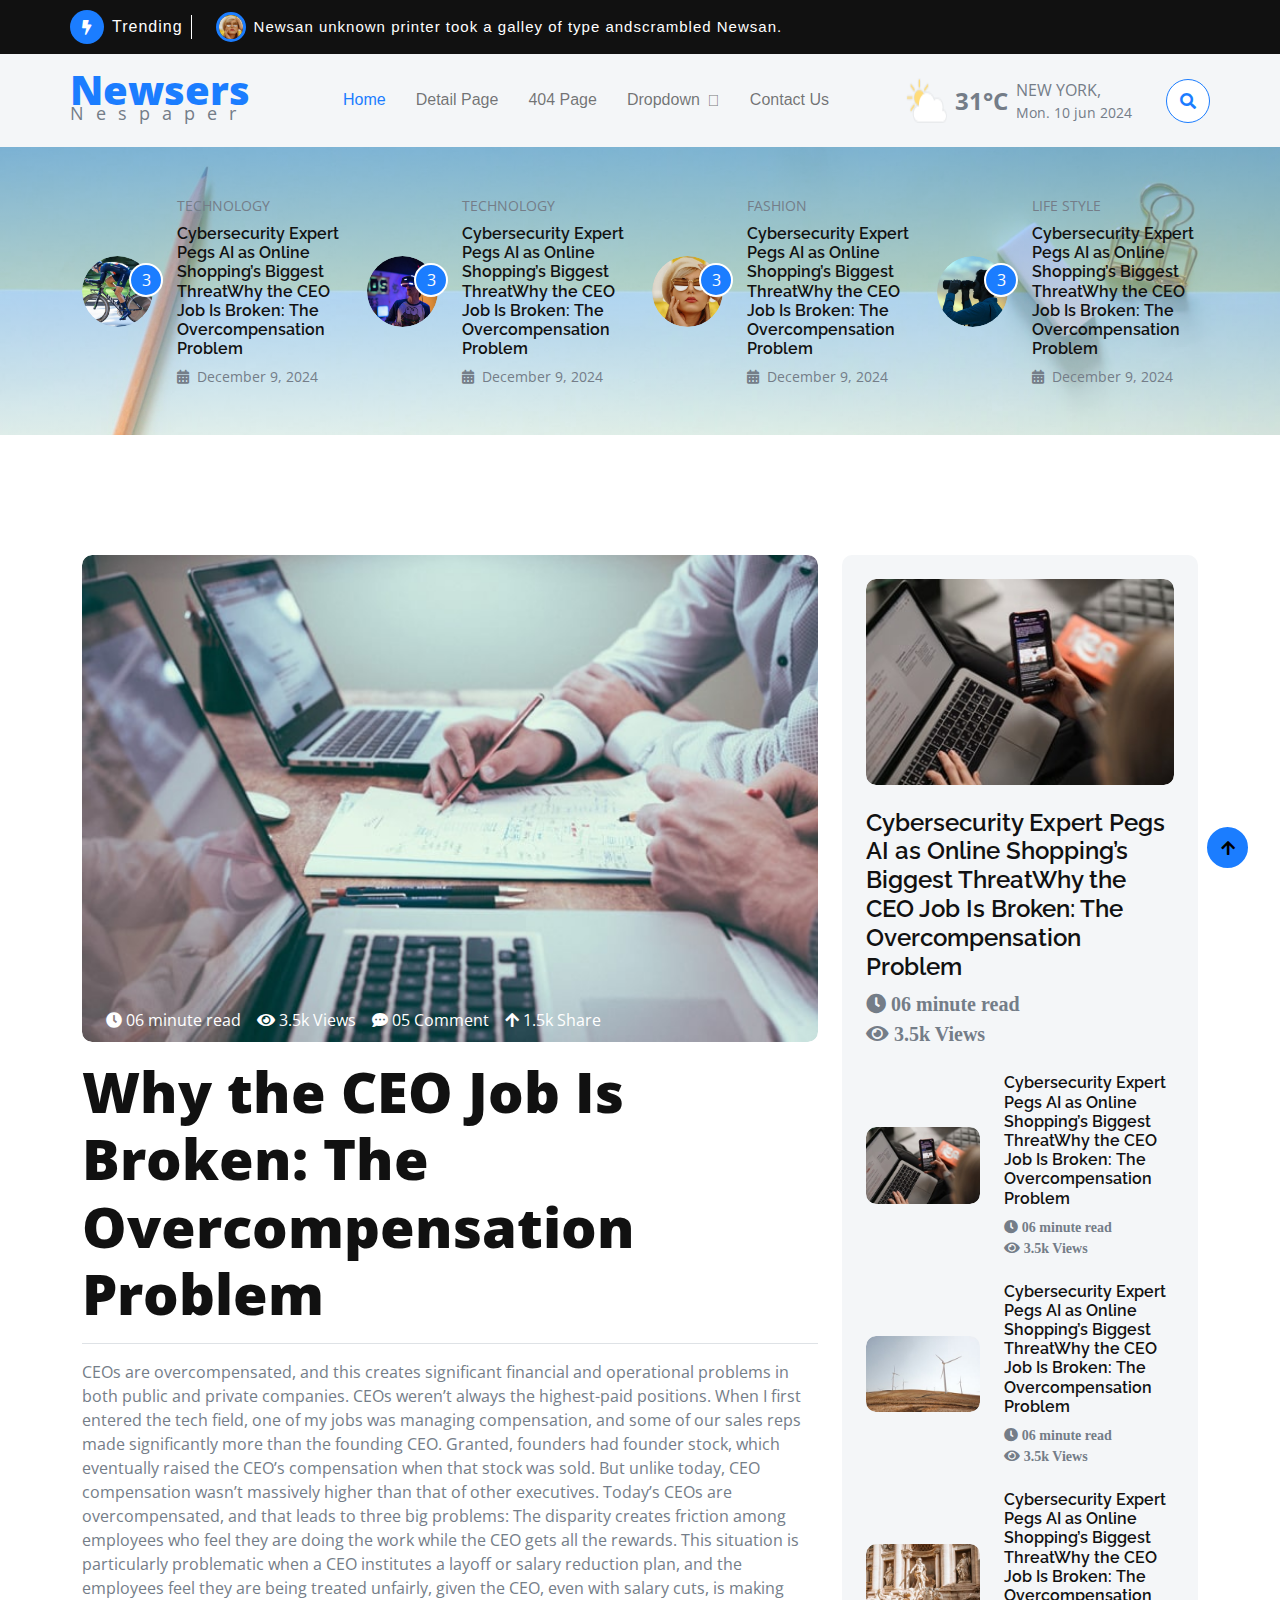
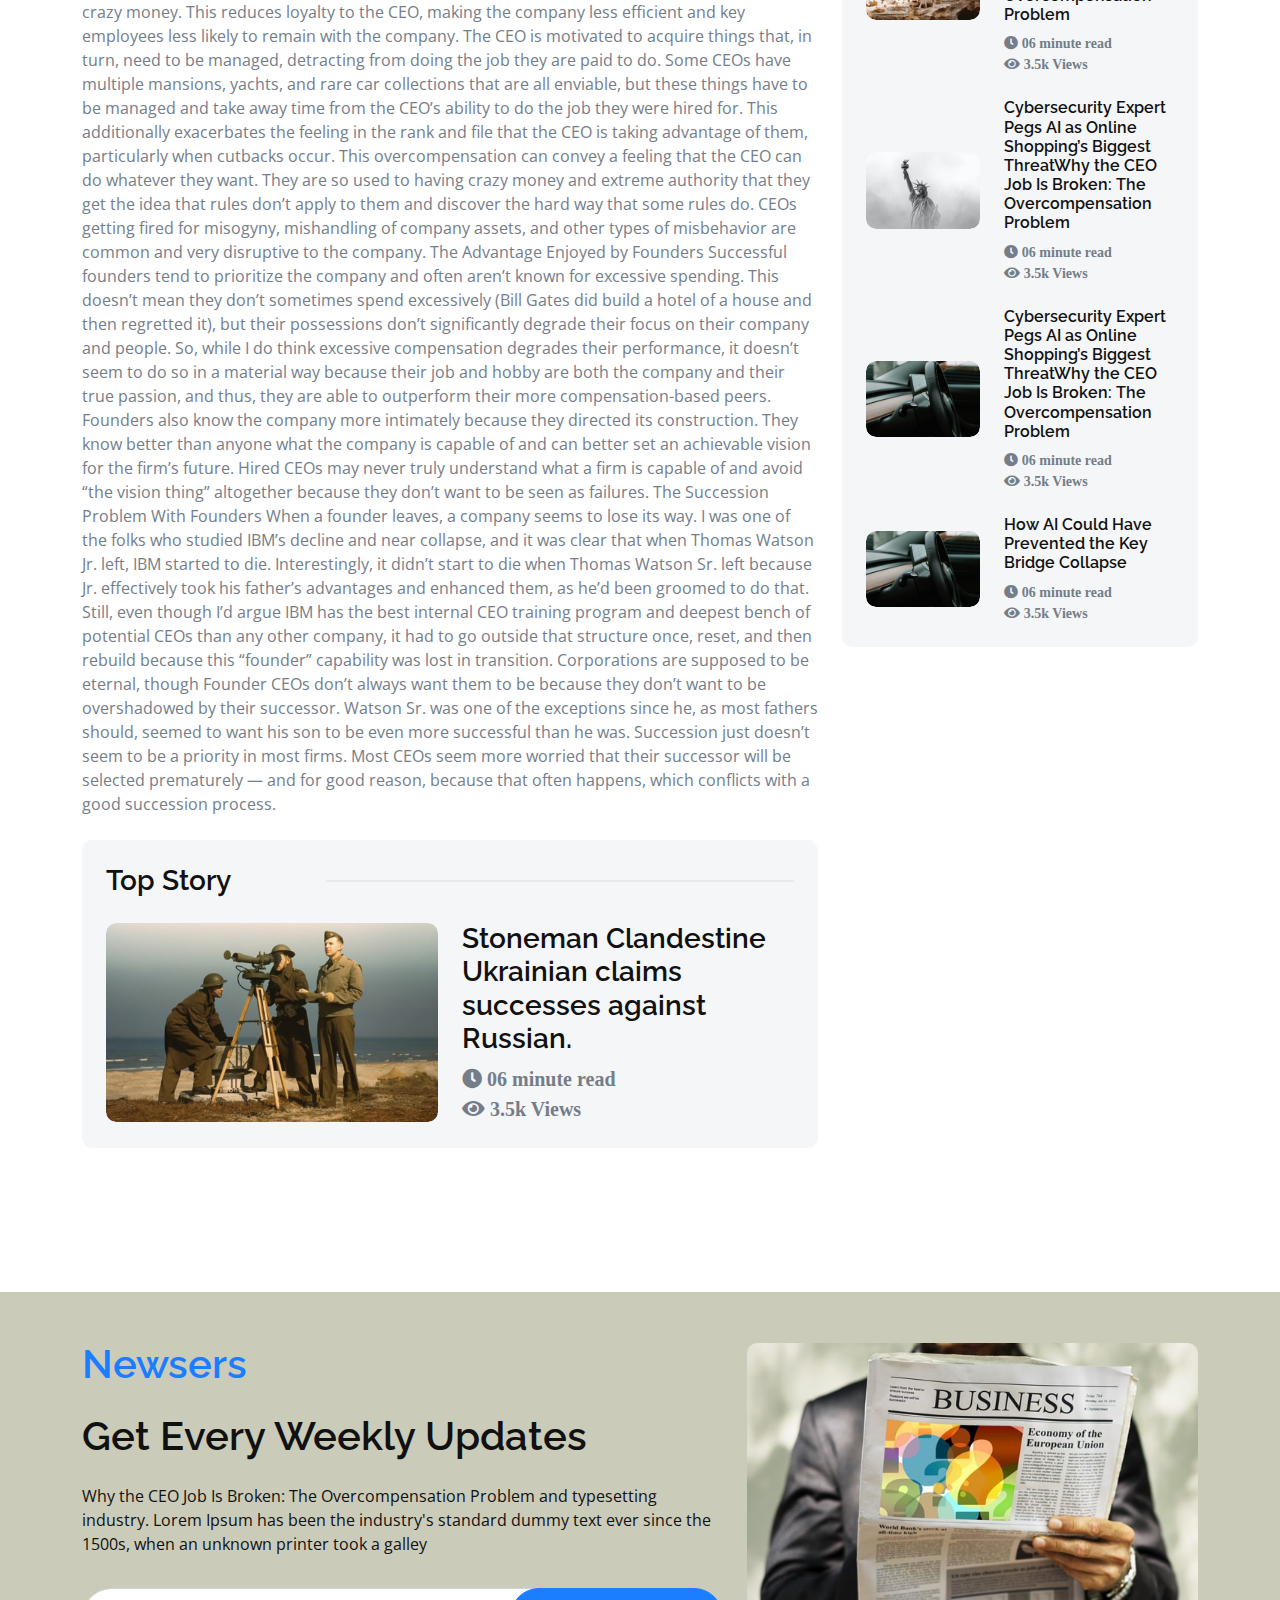
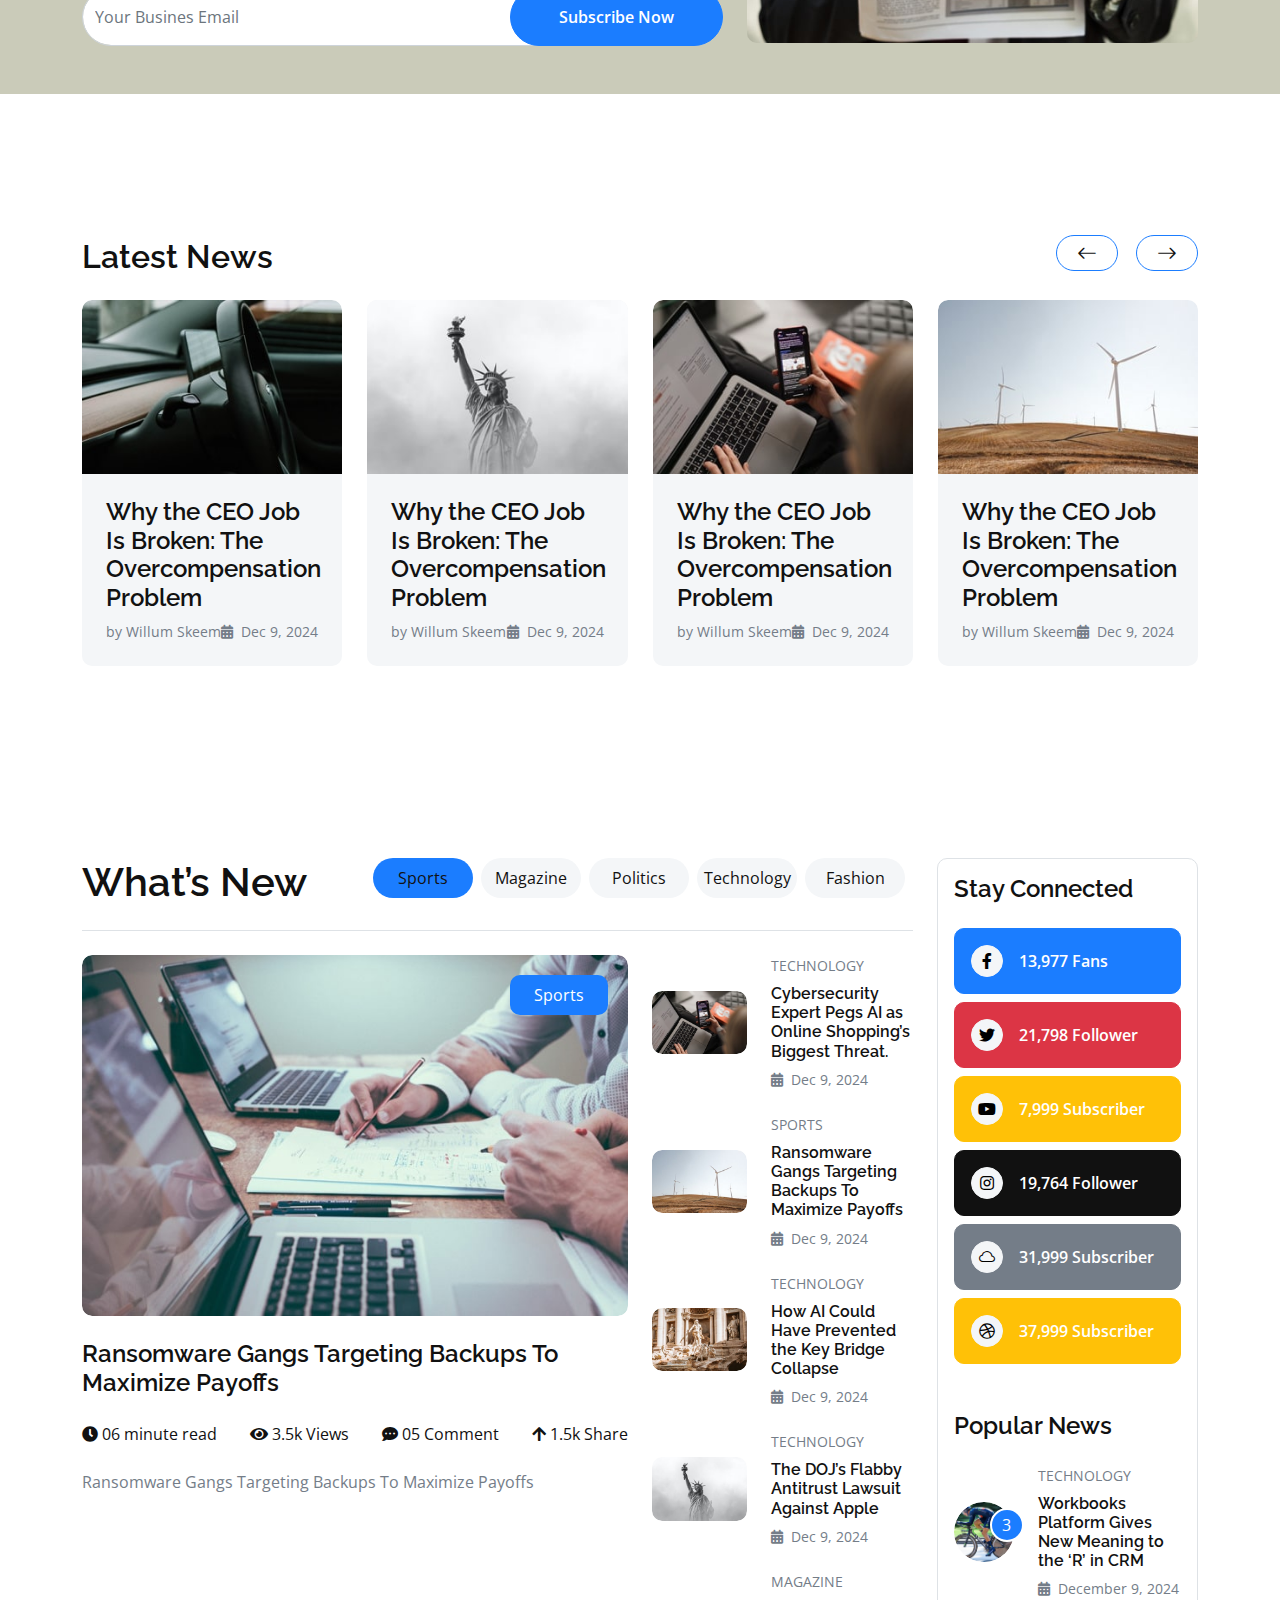
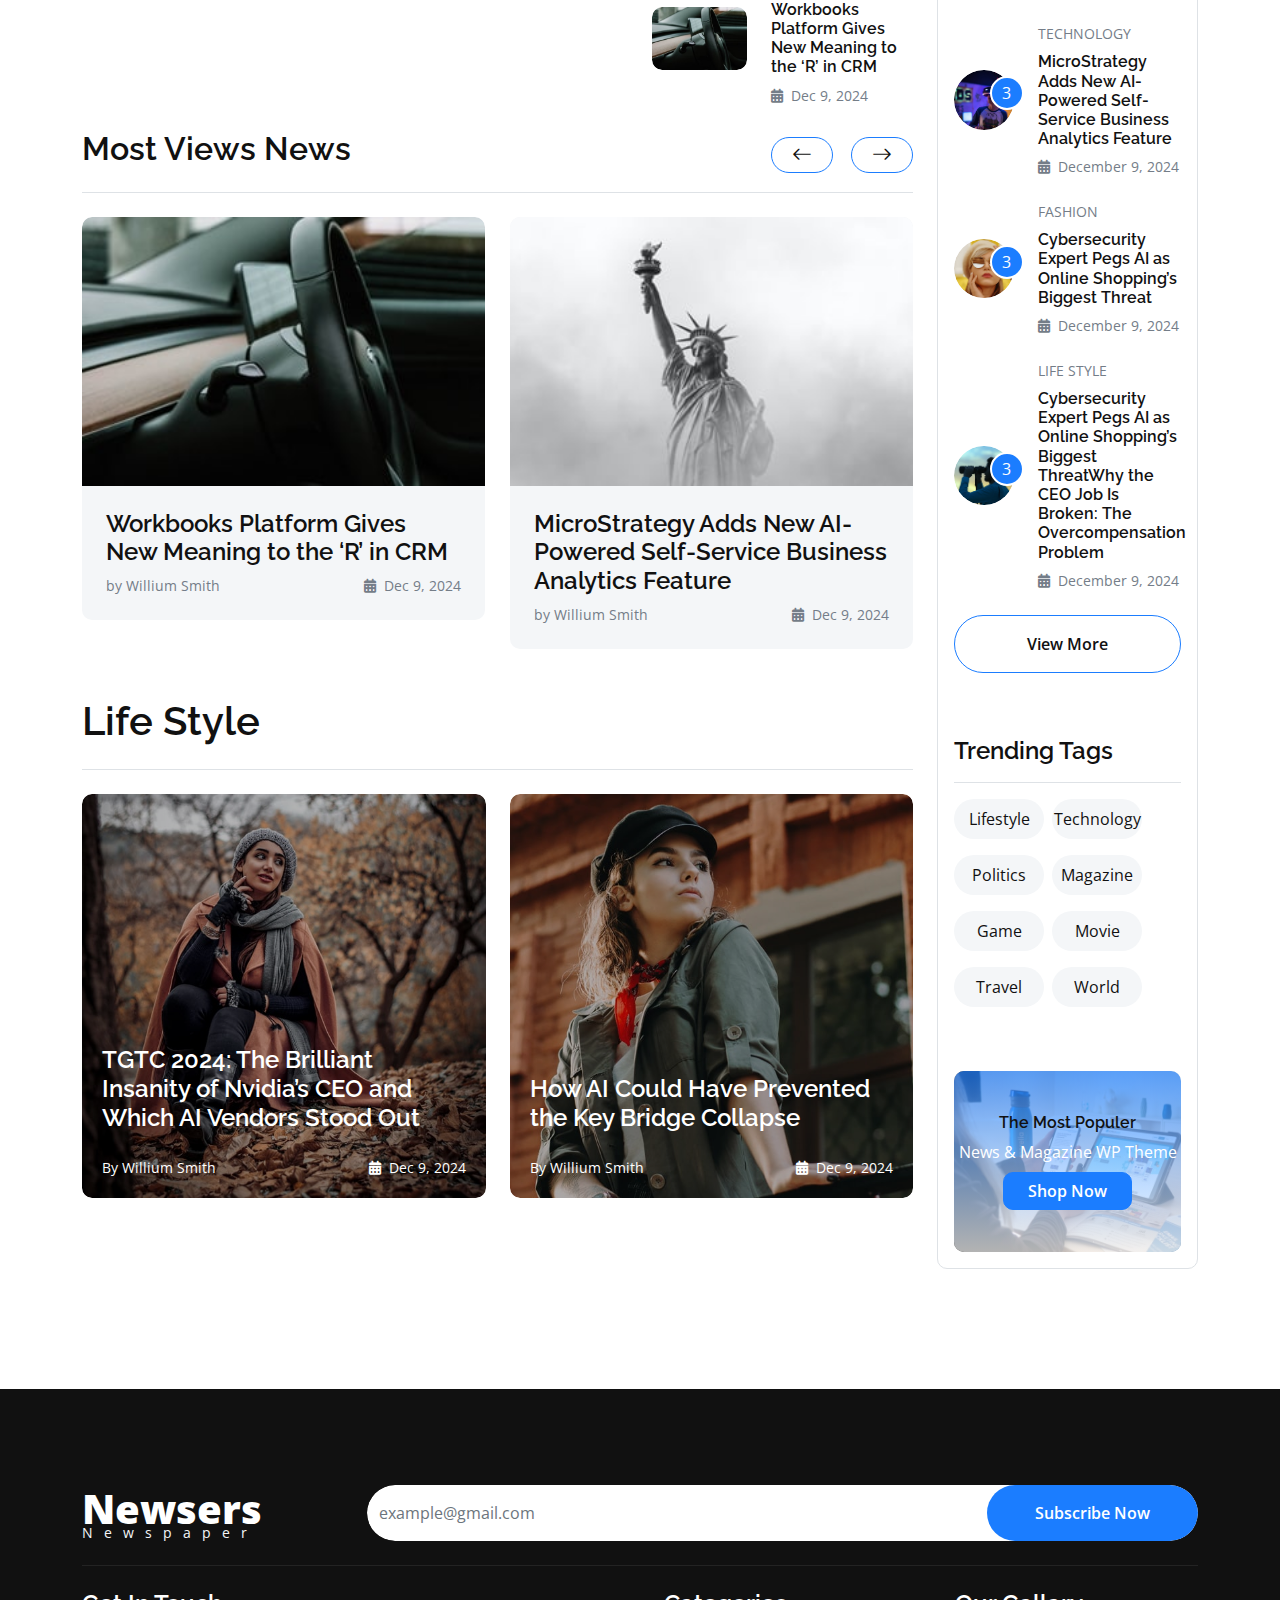
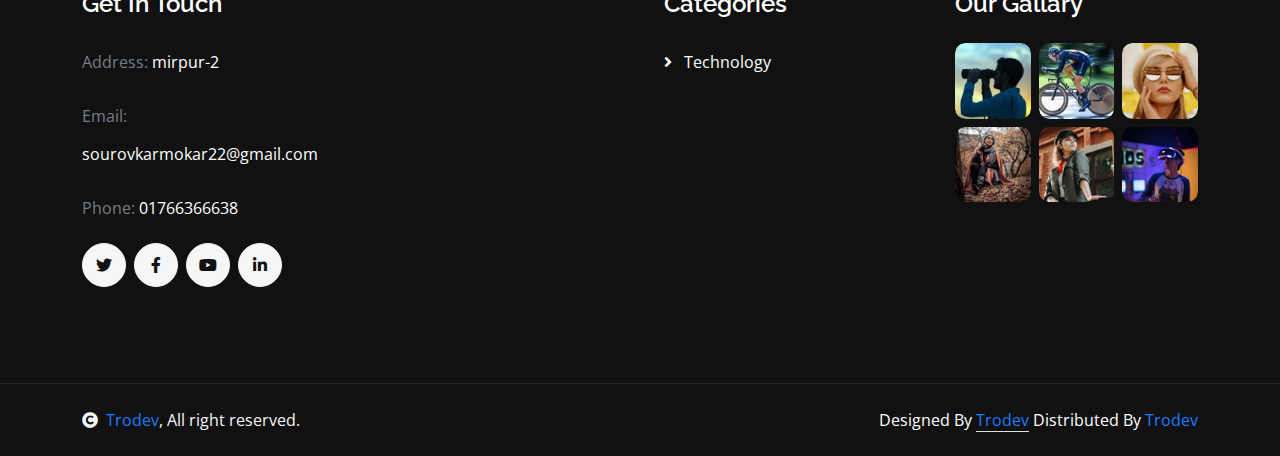
<file: index.html>
<!DOCTYPE html>
<html lang="en">

    <head>
        <meta charset="utf-8">
        <title>Newsers - Free HTML Magazine Template</title>
        <meta content="width=device-width, initial-scale=1.0" name="viewport">
        <meta content="" name="keywords">
        <meta content="" name="description">

        <!-- Google Web Fonts -->
        <link rel="preconnect" href="https://fonts.googleapis.com">
        <link rel="preconnect" href="https://fonts.gstatic.com" crossorigin>
        <link href="https://fonts.googleapis.com/css2?family=Open+Sans:wght@400;600&family=Raleway:wght@100;600;800&display=swap" rel="stylesheet"> 

        <!-- Icon Font Stylesheet -->
        <link rel="stylesheet" href="https://use.fontawesome.com/releases/v5.15.4/css/all.css"/>
        <link href="https://cdn.jsdelivr.net/npm/bootstrap-icons@1.4.1/font/bootstrap-icons.css" rel="stylesheet">

        <!-- Libraries Stylesheet -->
        <link href="lib/animate/animate.min.css" rel="stylesheet">
        <link href="lib/owlcarousel/assets/owl.carousel.min.css" rel="stylesheet">


        <!-- Customized Bootstrap Stylesheet -->
        <link href="css/bootstrap.min.css" rel="stylesheet">

        <!-- Template Stylesheet -->
        <link href="css/style.css" rel="stylesheet">
    </head>

    <body>

        <!-- Spinner Start -->
        <div id="spinner" class="show w-100 vh-100 bg-white position-fixed translate-middle top-50 start-50  d-flex align-items-center justify-content-center">
            <div class="spinner-grow text-primary" role="status"></div>
        </div>
        <!-- Spinner End -->


        <!-- Navbar start -->
        <div class="container-fluid sticky-top px-0">
            <div class="container-fluid topbar bg-dark d-none d-lg-block">
                <div class="container px-0">
                    <div class="topbar-top d-flex justify-content-between flex-lg-wrap">
                        <div class="top-info flex-grow-0">
                            <span class="rounded-circle btn-sm-square bg-primary me-2">
                                <i class="fas fa-bolt text-white"></i>
                            </span>
                            <div class="pe-2 me-3 border-end border-white d-flex align-items-center">
                                <p class="mb-0 text-white fs-6 fw-normal">Trending</p>
                            </div>
                            <div class="overflow-hidden" style="width: 735px;">
                                <div id="note" class="ps-2">
                                    <img src="img/features-fashion.jpg" class="img-fluid rounded-circle border border-3 border-primary me-2" style="width: 30px; height: 30px;" alt="">
                                    <a href="#"><p class="text-white mb-0 link-hover">Newsan unknown printer took a galley of type andscrambled Newsan.</p></a>
                                </div>
                            </div>
                        </div>
                        <div class="top-link flex-lg-wrap">
                            <i class="fas fa-calendar-alt text-white border-end border-secondary pe-2 me-2"> <span class="text-body">Tuesday, Sep 12, 2024</span></i>
                            <div class="d-flex icon">
                                <p class="mb-0 text-white me-2">Follow Us:</p>
                                <a href="" class="me-2"><i class="fab fa-facebook-f text-body link-hover"></i></a>
                                <a href="" class="me-2"><i class="fab fa-twitter text-body link-hover"></i></a>
                                <a href="" class="me-2"><i class="fab fa-instagram text-body link-hover"></i></a>
                                <a href="" class="me-2"><i class="fab fa-youtube text-body link-hover"></i></a>
                                <a href="" class="me-2"><i class="fab fa-linkedin-in text-body link-hover"></i></a>
                                <a href="" class="me-2"><i class="fab fa-skype text-body link-hover"></i></a>
                                <a href="" class=""><i class="fab fa-pinterest-p text-body link-hover"></i></a>
                            </div>
                        </div>
                    </div>
                </div>
            </div>
            <div class="container-fluid bg-light">
                <div class="container px-0">
                    <nav class="navbar navbar-light navbar-expand-xl">
                        <a href="index.html" class="navbar-brand mt-3">
                            <p class="text-primary display-6 mb-2" style="line-height: 0;">Newsers</p>
                            <small class="text-body fw-normal" style="letter-spacing: 12px;">Nespaper</small>
                        </a>
                        <button class="navbar-toggler py-2 px-3" type="button" data-bs-toggle="collapse" data-bs-target="#navbarCollapse">
                            <span class="fa fa-bars text-primary"></span>
                        </button>
                        <div class="collapse navbar-collapse bg-light py-3" id="navbarCollapse">
                            <div class="navbar-nav mx-auto border-top">
                                <a href="index.html" class="nav-item nav-link active">Home</a>
                                <a href="detail-page.html" class="nav-item nav-link">Detail  Page</a>
                                <a href="404.html" class="nav-item nav-link">404 Page</a>
                                <div class="nav-item dropdown">
                                    <a href="#" class="nav-link dropdown-toggle" data-bs-toggle="dropdown">Dropdown</a>
                                    <div class="dropdown-menu m-0 bg-secondary rounded-0">
                                        <a href="#" class="dropdown-item">Dropdown 1</a>
                                        <a href="#" class="dropdown-item">Dropdown 2</a>
                                        <a href="#" class="dropdown-item">Dropdown 3</a>
                                        <a href="#" class="dropdown-item">Dropdown 4</a>
                                    </div>
                                </div>
                                <a href="contact.html" class="nav-item nav-link">Contact Us</a>
                            </div>
                            <div class="d-flex flex-nowrap border-top pt-3 pt-xl-0">
                                <div class="d-flex">
                                    <img src="img/weather-icon.png" class="img-fluid w-100 me-2" alt="">
                                    <div class="d-flex align-items-center">
                                        <strong class="fs-4 text-secondary">31°C</strong>
                                        <div class="d-flex flex-column ms-2" style="width: 150px;">
                                            <span class="text-body">NEW YORK,</span>
                                            <small>Mon. 10 jun 2024</small>
                                        </div>
                                    </div>
                                </div>
                                <button class="btn-search btn border border-primary btn-md-square rounded-circle bg-white my-auto" data-bs-toggle="modal" data-bs-target="#searchModal"><i class="fas fa-search text-primary"></i></button>
                            </div>
                        </div>
                    </nav>
                </div>
            </div>
        </div>
        <!-- Navbar End -->


        <!-- Modal Search Start -->
        <div class="modal fade" id="searchModal" tabindex="-1" aria-labelledby="exampleModalLabel" aria-hidden="true">
            <div class="modal-dialog modal-fullscreen">
                <div class="modal-content rounded-0">
                    <div class="modal-header">
                        <h5 class="modal-title" id="exampleModalLabel">Search by keyword</h5>
                        <button type="button" class="btn-close" data-bs-dismiss="modal" aria-label="Close"></button>
                    </div>
                    <div class="modal-body d-flex align-items-center">
                        <div class="input-group w-75 mx-auto d-flex">
                            <input type="search" class="form-control p-3" placeholder="keywords" aria-describedby="search-icon-1">
                            <span id="search-icon-1" class="input-group-text p-3"><i class="fa fa-search"></i></span>
                        </div>
                    </div>
                </div>
            </div>
        </div>
        <!-- Modal Search End -->


        <!-- Features Start -->
        <div class="container-fluid features mb-5">
            <div class="container py-5">
                <div class="row g-4">
                    <div class="col-md-6 col-lg-6 col-xl-3">
                        <div class="row g-4 align-items-center features-item">
                            <div class="col-4">
                                <div class="rounded-circle position-relative">
                                    <div class="overflow-hidden rounded-circle">
                                        <img src="img/features-sports-1.jpg" class="img-zoomin img-fluid rounded-circle w-100" alt="">
                                    </div>
                                    <span class="rounded-circle border border-2 border-white bg-primary btn-sm-square text-white position-absolute" style="top: 10%; right: -10px;">3</span>
                                </div>
                            </div>
                            <div class="col-8">
                                <div class="features-content d-flex flex-column">
                                    <p class="text-uppercase mb-2"> Technology</p>
                                    <a href="#" class="h6">
                                        Cybersecurity Expert Pegs AI as Online Shopping’s Biggest ThreatWhy the CEO Job Is Broken: The Overcompensation Problem
                                    </a>
                                    <small class="text-body d-block"><i class="fas fa-calendar-alt me-1"></i> December 9, 2024</small>
                                </div>
                            </div>
                        </div>
                    </div>
                    <div class="col-md-6 col-lg-6 col-xl-3">
                        <div class="row g-4 align-items-center features-item">
                            <div class="col-4">
                                <div class="rounded-circle position-relative">
                                    <div class="overflow-hidden rounded-circle">
                                        <img src="img/features-technology.jpg" class="img-zoomin img-fluid rounded-circle w-100" alt="">
                                    </div>
                                    <span class="rounded-circle border border-2 border-white bg-primary btn-sm-square text-white position-absolute" style="top: 10%; right: -10px;">3</span>
                                </div>
                            </div>
                            <div class="col-8">
                                <div class="features-content d-flex flex-column">
                                    <p class="text-uppercase mb-2">Technology</p>
                                    <a href="#" class="h6">
                                        Cybersecurity Expert Pegs AI as Online Shopping’s Biggest ThreatWhy the CEO Job Is Broken: The Overcompensation Problem
                                    </a>
                                    <small class="text-body d-block"><i class="fas fa-calendar-alt me-1"></i> December 9, 2024</small>
                                </div>
                            </div>
                        </div>
                    </div>
                    <div class="col-md-6 col-lg-6 col-xl-3">
                        <div class="row g-4 align-items-center features-item">
                            <div class="col-4">
                                <div class="rounded-circle position-relative">
                                    <div class="overflow-hidden rounded-circle">
                                        <img src="img/features-fashion.jpg" class="img-zoomin img-fluid rounded-circle w-100" alt="">
                                    </div>
                                    <span class="rounded-circle border border-2 border-white bg-primary btn-sm-square text-white position-absolute" style="top: 10%; right: -10px;">3</span>
                                </div>
                            </div>
                            <div class="col-8">
                                <div class="features-content d-flex flex-column">
                                    <p class="text-uppercase mb-2">Fashion</p>
                                    <a href="#" class="h6">
                                        Cybersecurity Expert Pegs AI as Online Shopping’s Biggest ThreatWhy the CEO Job Is Broken: The Overcompensation Problem
                                    </a>
                                    <small class="text-body d-block"><i class="fas fa-calendar-alt me-1"></i> December 9, 2024</small>
                                </div>
                            </div>
                        </div>
                    </div>
                    <div class="col-md-6 col-lg-6 col-xl-3">
                        <div class="row g-4 align-items-center features-item">
                            <div class="col-4">
                                <div class="rounded-circle position-relative">
                                    <div class="overflow-hidden rounded-circle">
                                        <img src="img/features-life-style.jpg" class="img-zoomin img-fluid rounded-circle w-100" alt="">
                                    </div>
                                    <span class="rounded-circle border border-2 border-white bg-primary btn-sm-square text-white position-absolute" style="top: 10%; right: -10px;">3</span>
                                </div>
                            </div>
                            <div class="col-8">
                                <div class="features-content d-flex flex-column">
                                    <p class="text-uppercase mb-2">Life Style</p>
                                    <a href="#" class="h6">
                                        Cybersecurity Expert Pegs AI as Online Shopping’s Biggest ThreatWhy the CEO Job Is Broken: The Overcompensation Problem
                                    </a>
                                    <small class="text-body d-block"><i class="fas fa-calendar-alt me-1"></i> December 9, 2024</small>
                                </div>
                            </div>
                        </div>
                    </div>
                </div>
            </div>
        </div>
        <!-- Features End -->


        <!-- Main Post Section Start -->
        <div class="container-fluid py-5">
            <div class="container py-5">
                <div class="row g-4">
                    <div class="col-lg-7 col-xl-8 mt-0">
                        <div class="position-relative overflow-hidden rounded">
                            <img src="img/news-1.jpg" class="img-fluid rounded img-zoomin w-100" alt="">
                            <div class="d-flex justify-content-center px-4 position-absolute flex-wrap" style="bottom: 10px; left: 0;">
                                <a href="#" class="text-white me-3 link-hover"><i class="fa fa-clock"></i> 06 minute read</a>
                                <a href="#" class="text-white me-3 link-hover"><i class="fa fa-eye"></i> 3.5k Views</a>
                                <a href="#" class="text-white me-3 link-hover"><i class="fa fa-comment-dots"></i> 05 Comment</a>
                                <a href="#" class="text-white link-hover"><i class="fa fa-arrow-up"></i> 1.5k Share</a>
                            </div>
                        </div>
                        <div class="border-bottom py-3">
                            <a href="#" class="display-4 text-dark mb-0 link-hover">Why the CEO Job Is Broken: The Overcompensation Problem</a>
                        </div>
                        <p class="mt-3 mb-4">CEOs are overcompensated, and this creates significant financial and operational problems in both public and private companies. CEOs weren’t always the highest-paid positions.

When I first entered the tech field, one of my jobs was managing compensation, and some of our sales reps made significantly more than the founding CEO. Granted, founders had founder stock, which eventually raised the CEO’s compensation when that stock was sold. But unlike today, CEO compensation wasn’t massively higher than that of other executives. Today’s CEOs are overcompensated, and that leads to three big problems:

The disparity creates friction among employees who feel they are doing the work while the CEO gets all the rewards. This situation is particularly problematic when a CEO institutes a layoff or salary reduction plan, and the employees feel they are being treated unfairly, given the CEO, even with salary cuts, is making crazy money. This reduces loyalty to the CEO, making the company less efficient and key employees less likely to remain with the company.
The CEO is motivated to acquire things that, in turn, need to be managed, detracting from doing the job they are paid to do. Some CEOs have multiple mansions, yachts, and rare car collections that are all enviable, but these things have to be managed and take away time from the CEO’s ability to do the job they were hired for. This additionally exacerbates the feeling in the rank and file that the CEO is taking advantage of them, particularly when cutbacks occur.
This overcompensation can convey a feeling that the CEO can do whatever they want. They are so used to having crazy money and extreme authority that they get the idea that rules don’t apply to them and discover the hard way that some rules do. CEOs getting fired for misogyny, mishandling of company assets, and other types of misbehavior are common and very disruptive to the company.
The Advantage Enjoyed by Founders
Successful founders tend to prioritize the company and often aren’t known for excessive spending. This doesn’t mean they don’t sometimes spend excessively (Bill Gates did build a hotel of a house and then regretted it), but their possessions don’t significantly degrade their focus on their company and people.

So, while I do think excessive compensation degrades their performance, it doesn’t seem to do so in a material way because their job and hobby are both the company and their true passion, and thus, they are able to outperform their more compensation-based peers.

Founders also know the company more intimately because they directed its construction. They know better than anyone what the company is capable of and can better set an achievable vision for the firm’s future. Hired CEOs may never truly understand what a firm is capable of and avoid “the vision thing” altogether because they don’t want to be seen as failures.

The Succession Problem With Founders
When a founder leaves, a company seems to lose its way. I was one of the folks who studied IBM’s decline and near collapse, and it was clear that when Thomas Watson Jr. left, IBM started to die. Interestingly, it didn’t start to die when Thomas Watson Sr. left because Jr. effectively took his father’s advantages and enhanced them, as he’d been groomed to do that.

Still, even though I’d argue IBM has the best internal CEO training program and deepest bench of potential CEOs than any other company, it had to go outside that structure once, reset, and then rebuild because this “founder” capability was lost in transition.

Corporations are supposed to be eternal, though Founder CEOs don’t always want them to be because they don’t want to be overshadowed by their successor. Watson Sr. was one of the exceptions since he, as most fathers should, seemed to want his son to be even more successful than he was.

Succession just doesn’t seem to be a priority in most firms. Most CEOs seem more worried that their successor will be selected prematurely — and for good reason, because that often happens, which conflicts with a good succession process.
                        </p>
                        <div class="bg-light p-4 rounded">
                            <div class="news-2">
                                <h3 class="mb-4">Top Story</h3>
                            </div>
                            <div class="row g-4 align-items-center">
                                <div class="col-md-6">
                                    <div class="rounded overflow-hidden">
                                        <img src="img/news-2.jpg" class="img-fluid rounded img-zoomin w-100" alt="">
                                    </div>
                                </div>
                                <div class="col-md-6">
                                    <div class="d-flex flex-column">
                                        <a href="#" class="h3">Stoneman Clandestine Ukrainian claims successes against Russian.</a>
                                        <p class="mb-0 fs-5"><i class="fa fa-clock"> 06 minute read</i> </p>
                                        <p class="mb-0 fs-5"><i class="fa fa-eye"> 3.5k Views</i></p>
                                    </div>
                                </div>
                            </div>
                        </div>
                    </div>
                    <div class="col-lg-5 col-xl-4">
                       <div class="bg-light rounded p-4 pt-0">
                            <div class="row g-4">
                                <div class="col-12">
                                    <div class="rounded overflow-hidden">
                                        <img src="img/news-3.jpg" class="img-fluid rounded img-zoomin w-100" alt="">
                                    </div>
                                </div>
                                <div class="col-12">
                                    <div class="d-flex flex-column">
                                        <a href="#" class="h4 mb-2">Cybersecurity Expert Pegs AI as Online Shopping’s Biggest ThreatWhy the CEO Job Is Broken: The Overcompensation Problem</a>
                                        <p class="fs-5 mb-0"><i class="fa fa-clock"> 06 minute read</i> </p>
                                        <p class="fs-5 mb-0"><i class="fa fa-eye"> 3.5k Views</i></p>
                                    </div>
                                </div>
                                <div class="col-12">
                                    <div class="row g-4 align-items-center">
                                        <div class="col-5">
                                            <div class="overflow-hidden rounded">
                                                <img src="img/news-3.jpg" class="img-zoomin img-fluid rounded w-100" alt="">
                                            </div>
                                        </div>
                                        <div class="col-7">
                                            <div class="features-content d-flex flex-column">
                                                <a href="#" class="h6">Cybersecurity Expert Pegs AI as Online Shopping’s Biggest ThreatWhy the CEO Job Is Broken: The Overcompensation Problem</a>
                                                <small><i class="fa fa-clock"> 06 minute read</i> </small>
                                                <small><i class="fa fa-eye"> 3.5k Views</i></small>
                                            </div>
                                        </div>
                                    </div>
                                </div>
                                <div class="col-12">
                                    <div class="row g-4 align-items-center">
                                        <div class="col-5">
                                            <div class="overflow-hidden rounded">
                                                <img src="img/news-4.jpg" class="img-zoomin img-fluid rounded w-100" alt="">
                                            </div>
                                        </div>
                                        <div class="col-7">
                                            <div class="features-content d-flex flex-column">
                                                <a href="#" class="h6">Cybersecurity Expert Pegs AI as Online Shopping’s Biggest ThreatWhy the CEO Job Is Broken: The Overcompensation Problem</a>
                                                <small><i class="fa fa-clock"> 06 minute read</i> </small>
                                                <small><i class="fa fa-eye"> 3.5k Views</i></small>
                                            </div>
                                        </div>
                                    </div>
                                </div>
                                <div class="col-12">
                                    <div class="row g-4 align-items-center">
                                        <div class="col-5">
                                            <div class="overflow-hidden rounded">
                                                <img src="img/news-5.jpg" class="img-zoomin img-fluid rounded w-100" alt="">
                                            </div>
                                        </div>
                                        <div class="col-7">
                                            <div class="features-content d-flex flex-column">
                                                <a href="#" class="h6">Cybersecurity Expert Pegs AI as Online Shopping’s Biggest ThreatWhy the CEO Job Is Broken: The Overcompensation Problem</a>
                                                <small><i class="fa fa-clock"> 06 minute read</i> </small>
                                                <small><i class="fa fa-eye"> 3.5k Views</i></small>
                                            </div>
                                        </div>
                                    </div>
                                </div>
                                <div class="col-12">
                                    <div class="row g-4 align-items-center">
                                        <div class="col-5">
                                            <div class="overflow-hidden rounded">
                                                <img src="img/news-6.jpg" class="img-zoomin img-fluid rounded w-100" alt="">
                                            </div>
                                        </div>
                                        <div class="col-7">
                                            <div class="features-content d-flex flex-column">
                                                <a href="#" class="h6">Cybersecurity Expert Pegs AI as Online Shopping’s Biggest ThreatWhy the CEO Job Is Broken: The Overcompensation Problem</a>
                                                <small><i class="fa fa-clock"> 06 minute read</i> </small>
                                                <small><i class="fa fa-eye"> 3.5k Views</i></small>
                                            </div>
                                        </div>
                                    </div>
                                </div>
                                <div class="col-12">
                                    <div class="row g-4 align-items-center">
                                        <div class="col-5">
                                            <div class="overflow-hidden rounded">
                                                <img src="img/news-7.jpg" class="img-zoomin img-fluid rounded w-100" alt="">
                                            </div>
                                        </div>
                                        <div class="col-7">
                                            <div class="features-content d-flex flex-column">
                                                <a href="#" class="h6">Cybersecurity Expert Pegs AI as Online Shopping’s Biggest ThreatWhy the CEO Job Is Broken: The Overcompensation Problem</a>
                                                <small><i class="fa fa-clock"> 06 minute read</i> </small>
                                                <small><i class="fa fa-eye"> 3.5k Views</i></small>
                                            </div>
                                        </div>
                                    </div>
                                </div>
                                <div class="col-12">
                                    <div class="row g-4 align-items-center">
                                        <div class="col-5">
                                            <div class="overflow-hidden rounded">
                                                <img src="img/news-7.jpg" class="img-zoomin img-fluid rounded w-100" alt="">
                                            </div>
                                        </div>
                                        <div class="col-7">
                                            <div class="features-content d-flex flex-column">
                                                <a href="#" class="h6">How AI Could Have Prevented the Key Bridge Collapse</a>
                                                <small><i class="fa fa-clock"> 06 minute read</i> </small>
                                                <small><i class="fa fa-eye"> 3.5k Views</i></small>
                                            </div>
                                        </div>
                                    </div>
                                </div>
                            </div>
                       </div>
                    </div>
                </div>
            </div>
        </div>
        <!-- Main Post Section End -->


        <!-- Banner Start -->
        <div class="container-fluid py-5 my-5" style="background: linear-gradient(rgba(202, 203, 185, 1), rgba(202, 203, 185, 1));">
            <div class="container">
                <div class="row g-4 align-items-center">
                    <div class="col-lg-7">
                        <h1 class="mb-4 text-primary">Newsers</h1>
                        <h1 class="mb-4">Get Every Weekly Updates</h1>
                        <p class="text-dark mb-4 pb-2">Why the CEO Job Is Broken: The Overcompensation Problem and typesetting industry. Lorem Ipsum has been the industry's standard dummy text ever since the 1500s, when an unknown printer took a galley
                        </p>
                        <div class="position-relative mx-auto">
                            <input class="form-control w-100 py-3 rounded-pill" type="email" placeholder="Your Busines Email">
                            <button type="submit" class="btn btn-primary py-3 px-5 position-absolute rounded-pill text-white h-100" style="top: 0; right: 0;">Subscribe Now</button>
                        </div>
                    </div>
                    <div class="col-lg-5">
                        <div class="rounded">
                            <img src="img/banner-img.jpg" class="img-fluid rounded w-100 rounded" alt="">
                        </div>
                    </div>
                </div>
            </div>
        </div>
        <!-- Banner End -->


        <!-- Latest News Start -->
        <div class="container-fluid latest-news py-5">
            <div class="container py-5">
                <h2 class="mb-4">Latest News</h2>
                <div class="latest-news-carousel owl-carousel">
                    <div class="latest-news-item">
                        <div class="bg-light rounded">
                            <div class="rounded-top overflow-hidden">
                                <img src="img/news-7.jpg" class="img-zoomin img-fluid rounded-top w-100" alt="">
                            </div>
                            <div class="d-flex flex-column p-4">
                                <a href="#" class="h4">Why the CEO Job Is Broken: The Overcompensation Problem</a>
                                <div class="d-flex justify-content-between">
                                    <a href="#" class="small text-body link-hover">by Willum Skeem</a>
                                    <small class="text-body d-block"><i class="fas fa-calendar-alt me-1"></i> Dec 9, 2024</small>
                                </div>
                            </div>
                        </div>
                    </div>
                    <div class="latest-news-item">
                        <div class="bg-light rounded">
                            <div class="rounded-top overflow-hidden">
                                <img src="img/news-6.jpg" class="img-zoomin img-fluid rounded-top w-100" alt="">
                            </div>
                            <div class="d-flex flex-column p-4">
                                <a href="#" class="h4">Why the CEO Job Is Broken: The Overcompensation Problem</a>
                                <div class="d-flex justify-content-between">
                                    <a href="#" class="small text-body link-hover">by Willum Skeem</a>
                                    <small class="text-body d-block"><i class="fas fa-calendar-alt me-1"></i> Dec 9, 2024</small>
                                </div>
                            </div>
                        </div>
                    </div>
                    <div class="latest-news-item">
                        <div class="bg-light rounded">
                            <div class="rounded-top overflow-hidden">
                                <img src="img/news-3.jpg" class="img-zoomin img-fluid rounded-top w-100" alt="">
                            </div>
                            <div class="d-flex flex-column p-4">
                                <a href="#" class="h4">Why the CEO Job Is Broken: The Overcompensation Problem</a>
                                <div class="d-flex justify-content-between">
                                    <a href="#" class="small text-body link-hover">by Willum Skeem</a>
                                    <small class="text-body d-block"><i class="fas fa-calendar-alt me-1"></i> Dec 9, 2024</small>
                                </div>
                            </div>
                        </div>
                    </div>
                    <div class="latest-news-item">
                        <div class="bg-light rounded">
                            <div class="rounded-top overflow-hidden">
                                <img src="img/news-4.jpg" class="img-zoomin img-fluid rounded-top w-100" alt="">
                            </div>
                            <div class="d-flex flex-column p-4">
                                <a href="#" class="h4">Why the CEO Job Is Broken: The Overcompensation Problem</a>
                                <div class="d-flex justify-content-between">
                                    <a href="#" class="small text-body link-hover">by Willum Skeem</a>
                                    <small class="text-body d-block"><i class="fas fa-calendar-alt me-1"></i> Dec 9, 2024</small>
                                </div>
                            </div>
                        </div>
                    </div>
                    <div class="latest-news-item">
                        <div class="bg-light rounded">
                            <div class="rounded-top overflow-hidden">
                                <img src="img/news-5.jpg" class="img-zoomin img-fluid rounded-top w-100" alt="">
                            </div>
                            <div class="d-flex flex-column p-4">
                                <a href="#" class="h4 ">Why the CEO Job Is Broken: The Overcompensation Problem</a>
                                <div class="d-flex justify-content-between">
                                    <a href="#" class="small text-body link-hover">by Willum Skeem</a>
                                    <small class="text-body d-block"><i class="fas fa-calendar-alt me-1"></i> Dec 9, 2024</small>
                                </div>
                            </div>
                        </div>
                    </div>
                </div>
            </div>
        </div>
        <!-- Latest News End -->


        <!-- Most Populer News Start -->
        <div class="container-fluid populer-news py-5">
            <div class="container py-5">
                <div class="tab-class mb-4">
                    <div class="row g-4">
                        <div class="col-lg-8 col-xl-9">
                            <div class="d-flex flex-column flex-md-row justify-content-md-between border-bottom mb-4">
                                <h1 class="mb-4">What’s New</h1>
                                <ul class="nav nav-pills d-inline-flex text-center">
                                    <li class="nav-item mb-3">
                                        <a class="d-flex py-2 bg-light rounded-pill active me-2" data-bs-toggle="pill" href="#tab-1">
                                            <span class="text-dark" style="width: 100px;">Sports</span>
                                        </a>
                                    </li>
                                    <li class="nav-item mb-3">
                                        <a class="d-flex py-2 bg-light rounded-pill me-2" data-bs-toggle="pill" href="#tab-2">
                                            <span class="text-dark" style="width: 100px;">Magazine</span>
                                        </a>
                                    </li>
                                    <li class="nav-item mb-3">
                                        <a class="d-flex py-2 bg-light rounded-pill me-2" data-bs-toggle="pill" href="#tab-3">
                                            <span class="text-dark" style="width: 100px;">Politics</span>
                                        </a>
                                    </li>
                                    <li class="nav-item mb-3">
                                        <a class="d-flex py-2 bg-light rounded-pill me-2" data-bs-toggle="pill" href="#tab-4">
                                            <span class="text-dark" style="width: 100px;">Technology</span>
                                        </a>
                                    </li>
                                    <li class="nav-item mb-3">
                                        <a class="d-flex py-2 bg-light rounded-pill me-2" data-bs-toggle="pill" href="#tab-5">
                                            <span class="text-dark" style="width: 100px;">Fashion</span>
                                        </a>
                                    </li>
                                </ul>
                            </div>
                            <div class="tab-content mb-4">
                                <div id="tab-1" class="tab-pane fade show p-0 active">
                                    <div class="row g-4">
                                        <div class="col-lg-8">
                                            <div class="position-relative rounded overflow-hidden">
                                                <img src="img/news-1.jpg" class="img-zoomin img-fluid rounded w-100" alt="">
                                                <div class="position-absolute text-white px-4 py-2 bg-primary rounded" style="top: 20px; right: 20px;">                                              
                                                    Sports
                                                </div>
                                            </div>
                                            <div class="my-4">
                                                <a href="#" class="h4">Ransomware Gangs Targeting Backups To Maximize Payoffs</a>
                                            </div>
                                            <div class="d-flex justify-content-between">
                                                <a href="#" class="text-dark link-hover me-3"><i class="fa fa-clock"></i> 06 minute read</a>
                                                <a href="#" class="text-dark link-hover me-3"><i class="fa fa-eye"></i> 3.5k Views</a>
                                                <a href="#" class="text-dark link-hover me-3"><i class="fa fa-comment-dots"></i> 05 Comment</a>
                                                <a href="#" class="text-dark link-hover"><i class="fa fa-arrow-up"></i> 1.5k Share</a>
                                            </div>
                                            <p class="my-4">Ransomware Gangs Targeting Backups To Maximize Payoffs
                                            </p>
                                        </div>
                                        <div class="col-lg-4">
                                            <div class="row g-4">
                                                <div class="col-12">
                                                    <div class="row g-4 align-items-center">
                                                        <div class="col-5">
                                                            <div class="overflow-hidden rounded">
                                                                <img src="img/news-3.jpg" class="img-zoomin img-fluid rounded w-100" alt="">
                                                            </div>
                                                        </div>
                                                        <div class="col-7">
                                                            <div class="features-content d-flex flex-column">
                                                                <p class="text-uppercase mb-2"> Technology</p>
                                                                <a href="#" class="h6">Cybersecurity Expert Pegs AI as Online Shopping’s Biggest Threat.</a>
                                                                <small class="text-body d-block"><i class="fas fa-calendar-alt me-1"></i> Dec 9, 2024</small>
                                                            </div>
                                                        </div>
                                                    </div>
                                                </div>
                                                <div class="col-12">
                                                    <div class="row g-4 align-items-center">
                                                        <div class="col-5">
                                                            <div class="overflow-hidden rounded">
                                                                <img src="img/news-4.jpg" class="img-zoomin img-fluid rounded w-100" alt="">
                                                            </div>
                                                        </div>
                                                        <div class="col-7">
                                                            <div class="features-content d-flex flex-column">
                                                                <p class="text-uppercase mb-2">Sports</p>
                                                                <a href="#" class="h6">Ransomware Gangs Targeting Backups To Maximize Payoffs</a>
                                                                <small class="text-body d-block"><i class="fas fa-calendar-alt me-1"></i> Dec 9, 2024</small>
                                                            </div>
                                                        </div>
                                                    </div>
                                                </div>
                                                <div class="col-12">
                                                    <div class="row g-4 align-items-center">
                                                        <div class="col-5">
                                                            <div class="overflow-hidden rounded">
                                                                <img src="img/news-5.jpg" class="img-zoomin img-fluid rounded w-100" alt="">
                                                            </div>
                                                        </div>
                                                        <div class="col-7">
                                                            <div class="features-content d-flex flex-column">
                                                                <p class="text-uppercase mb-2"> Technology</p>
                                                                <a href="#" class="h6">How AI Could Have Prevented the Key Bridge Collapse</a>
                                                                <small class="text-body d-block"><i class="fas fa-calendar-alt me-1"></i> Dec 9, 2024</small>
                                                            </div>
                                                        </div>
                                                    </div>
                                                </div>
                                                <div class="col-12">
                                                    <div class="row g-4 align-items-center">
                                                        <div class="col-5">
                                                            <div class="overflow-hidden rounded">
                                                                <img src="img/news-6.jpg" class="img-zoomin img-fluid rounded w-100" alt="">
                                                            </div>
                                                        </div>
                                                        <div class="col-7">
                                                            <div class="features-content d-flex flex-column">
                                                                <p class="text-uppercase mb-2"> Technology</p>
                                                                <a href="#" class="h6">The DOJ’s Flabby Antitrust Lawsuit Against Apple</a>
                                                                <small class="text-body d-block"><i class="fas fa-calendar-alt me-1"></i> Dec 9, 2024</small>
                                                            </div>
                                                        </div>
                                                    </div>
                                                </div>
                                                <div class="col-12">
                                                    <div class="row g-4 align-items-center">
                                                        <div class="col-5">
                                                            <div class="overflow-hidden rounded">
                                                                <img src="img/news-7.jpg" class="img-zoomin img-fluid rounded w-100" alt="">
                                                            </div>
                                                        </div>
                                                        <div class="col-7">
                                                            <div class="features-content d-flex flex-column">
                                                                <p class="text-uppercase mb-2">Magazine</p>
                                                                <a href="#" class="h6">Workbooks Platform Gives New Meaning to the ‘R’ in CRM</a>
                                                                <small class="text-body d-block"><i class="fas fa-calendar-alt me-1"></i> Dec 9, 2024</small>
                                                            </div>
                                                        </div>
                                                    </div>
                                                </div>
                                            </div>
                                        </div>
                                    </div>
                                </div>
                                <div id="tab-2" class="tab-pane fade show p-0">
                                    <div class="row g-4">
                                        <div class="col-lg-8">
                                            <div class="position-relative rounded overflow-hidden">
                                                <img src="img/news-1.jpg" class="img-zoomin img-fluid rounded w-100" alt="">
                                                <div class="position-absolute text-white px-4 py-2 bg-primary rounded" style="top: 20px; right: 20px;">                                              
                                                    Magazine
                                                </div>
                                            </div>
                                            <div class="my-3">
                                                <a href="#" class="h4">Cybersecurity Expert Pegs AI as Online Shopping’s Biggest Threat</a>
                                            </div>
                                            <p class="mt-4">Cybersecurity Expert Pegs AI as Online Shopping’s Biggest Threat
                                            </p>
                                            <div class="d-flex justify-content-between">
                                                <a href="#" class="text-dark link-hover me-3"><i class="fa fa-clock"></i> 06 minute read</a>
                                                <a href="#" class="text-dark link-hover me-3"><i class="fa fa-eye"></i> 3.5k Views</a>
                                                <a href="#" class="text-dark link-hover me-3"><i class="fa fa-comment-dots"></i> 05 Comment</a>
                                                <a href="#" class="text-dark link-hover"><i class="fa fa-arrow-up"></i> 1.5k Share</a>
                                            </div>
                                        </div>
                                        <div class="col-lg-4">
                                            <div class="row g-4">
                                                <div class="col-12">
                                                    <div class="row g-4 align-items-center">
                                                        <div class="col-5">
                                                            <div class="overflow-hidden rounded">
                                                                <img src="img/news-3.jpg" class="img-zoomin img-fluid rounded w-100" alt="">
                                                            </div>
                                                        </div>
                                                        <div class="col-7">
                                                            <div class="features-content d-flex flex-column">
                                                                <p class="text-uppercase mb-2">Magazine</p>
                                                                <a href="#" class="h6">Why the CEO Job Is Broken: The Overcompensation Problem</a>
                                                                <small class="text-body d-block"><i class="fas fa-calendar-alt me-1"></i> Dec 9, 2024</small>
                                                            </div>
                                                        </div>
                                                    </div>
                                                </div>
                                                <div class="col-12">
                                                    <div class="row g-4 align-items-center">
                                                        <div class="col-5">
                                                            <div class="overflow-hidden rounded">
                                                                <img src="img/news-4.jpg" class="img-zoomin img-fluid rounded w-100" alt="">
                                                            </div>
                                                        </div>
                                                        <div class="col-7">
                                                            <div class="features-content d-flex flex-column">
                                                                <p class="text-uppercase mb-2">Magazine</p>
                                                                <a href="#" class="h6">Why the CEO Job Is Broken: The Overcompensation Problem</a>
                                                                <small class="text-body d-block"><i class="fas fa-calendar-alt me-1"></i> Dec 9, 2024</small>
                                                            </div>
                                                        </div>
                                                    </div>
                                                </div>
                                                <div class="col-12">
                                                    <div class="row g-4 align-items-center">
                                                        <div class="col-5">
                                                            <div class="overflow-hidden rounded">
                                                                <img src="img/news-5.jpg" class="img-zoomin img-fluid rounded w-100" alt="">
                                                            </div>
                                                        </div>
                                                        <div class="col-7">
                                                            <div class="features-content d-flex flex-column">
                                                                <p class="text-uppercase mb-2">Magazine</p>
                                                                <a href="#" class="h6">Why the CEO Job Is Broken: The Overcompensation Problem</a>
                                                                <small class="text-body d-block"><i class="fas fa-calendar-alt me-1"></i> Dec 9, 2024</small>
                                                            </div>
                                                        </div>
                                                    </div>
                                                </div>
                                                <div class="col-12">
                                                    <div class="row g-4 align-items-center">
                                                        <div class="col-5">
                                                            <div class="overflow-hidden rounded">
                                                                <img src="img/news-6.jpg" class="img-zoomin img-fluid rounded w-100" alt="">
                                                            </div>
                                                        </div>
                                                        <div class="col-7">
                                                            <div class="features-content d-flex flex-column">
                                                                <p class="text-uppercase mb-2">Magazine</p>
                                                                <a href="#" class="h6">Why the CEO Job Is Broken: The Overcompensation Problem</a>
                                                                <small class="text-body d-block"><i class="fas fa-calendar-alt me-1"></i> Dec 9, 2024</small>
                                                            </div>
                                                        </div>
                                                    </div>
                                                </div>
                                                <div class="col-12">
                                                    <div class="row g-4 align-items-center">
                                                        <div class="col-5">
                                                            <div class="overflow-hidden rounded">
                                                                <img src="img/news-7.jpg" class="img-zoomin img-fluid rounded w-100" alt="">
                                                            </div>
                                                        </div>
                                                        <div class="col-7">
                                                            <div class="features-content d-flex flex-column">
                                                                <p class="text-uppercase mb-2">Magazine</p>
                                                                <a href="#" class="h6">MicroStrategy Adds New AI-Powered Self-Service Business Analytics Feature</a>
                                                                <small class="text-body d-block"><i class="fas fa-calendar-alt me-1"></i> Dec 9, 2024</small>
                                                            </div>
                                                        </div>
                                                    </div>
                                                </div>
                                            </div>
                                        </div>
                                    </div>
                                </div>
                                <div id="tab-3" class="tab-pane fade show p-0">
                                    <div class="row g-4">
                                        <div class="col-lg-8">
                                            <div class="position-relative rounded overflow-hidden">
                                                <img src="img/news-1.jpg" class="img-zoomin img-fluid rounded w-100" alt="">
                                                <div class="position-absolute text-white px-4 py-2 bg-primary rounded" style="top: 20px; right: 20px;">                                              
                                                    Politics
                                                </div>
                                            </div>
                                            <div class="my-3">
                                                <a href="#" class="h4">MicroStrategy Adds New AI-Powered Self-Service Business Analytics Feature.</a>
                                            </div>
                                            <p class="mt-4">MicroStrategy Adds New AI-Powered Self-Service Business Analytics Feature
                                            </p>
                                            <div class="d-flex justify-content-between">
                                                <a href="#" class="text-dark link-hover me-3"><i class="fa fa-clock"></i> 06 minute read</a>
                                                <a href="#" class="text-dark link-hover me-3"><i class="fa fa-eye"></i> 3.5k Views</a>
                                                <a href="#" class="text-dark link-hover me-3"><i class="fa fa-comment-dots"></i> 05 Comment</a>
                                                <a href="#" class="text-dark link-hover"><i class="fa fa-arrow-up"></i> 1.5k Share</a>
                                            </div>
                                        </div>
                                        <div class="col-lg-4">
                                            <div class="row g-4">
                                                <div class="col-12">
                                                    <div class="row g-4 align-items-center">
                                                        <div class="col-5">
                                                            <div class="overflow-hidden rounded">
                                                                <img src="img/news-3.jpg" class="img-zoomin img-fluid rounded w-100" alt="">
                                                            </div>
                                                        </div>
                                                        <div class="col-7">
                                                            <div class="features-content d-flex flex-column">
                                                                <p class="text-uppercase mb-2">Politics</p>
                                                                <a href="#" class="h6">Why the CEO Job Is Broken: The Overcompensation Problem</a>
                                                                <small class="text-body d-block"><i class="fas fa-calendar-alt me-1"></i> Dec 9, 2024</small>
                                                            </div>
                                                        </div>
                                                    </div>
                                                </div>
                                                <div class="col-12">
                                                    <div class="row g-4 align-items-center">
                                                        <div class="col-5">
                                                            <div class="overflow-hidden rounded">
                                                                <img src="img/news-4.jpg" class="img-zoomin img-fluid rounded w-100" alt="">
                                                            </div>
                                                        </div>
                                                        <div class="col-7">
                                                            <div class="features-content d-flex flex-column">
                                                                <p class="text-uppercase mb-2">Politics</p>
                                                                <a href="#" class="h6">Why the CEO Job Is Broken: The Overcompensation Problem</a>
                                                                <small class="text-body d-block"><i class="fas fa-calendar-alt me-1"></i> Dec 9, 2024</small>
                                                            </div>
                                                        </div>
                                                    </div>
                                                </div>
                                                <div class="col-12">
                                                    <div class="row g-4 align-items-center">
                                                        <div class="col-5">
                                                            <div class="overflow-hidden rounded">
                                                                <img src="img/news-5.jpg" class="img-zoomin img-fluid rounded w-100" alt="">
                                                            </div>
                                                        </div>
                                                        <div class="col-7">
                                                            <div class="features-content d-flex flex-column">
                                                                <p class="text-uppercase mb-2">Politics</p>
                                                                <a href="#" class="h6">Why the CEO Job Is Broken: The Overcompensation Problem</a>
                                                                <small class="text-body d-block"><i class="fas fa-calendar-alt me-1"></i> Dec 9, 2024</small>
                                                            </div>
                                                        </div>
                                                    </div>
                                                </div>
                                                <div class="col-12">
                                                    <div class="row g-4 align-items-center">
                                                        <div class="col-5">
                                                            <div class="overflow-hidden rounded">
                                                                <img src="img/news-6.jpg" class="img-zoomin img-fluid rounded w-100" alt="">
                                                            </div>
                                                        </div>
                                                        <div class="col-7">
                                                            <div class="features-content d-flex flex-column">
                                                                <p class="text-uppercase mb-2">Politics</p>
                                                                <a href="#" class="h6">Why the CEO Job Is Broken: The Overcompensation Problem</a>
                                                                <small class="text-body d-block"><i class="fas fa-calendar-alt me-1"></i> Dec 9, 2024</small>
                                                            </div>
                                                        </div>
                                                    </div>
                                                </div>
                                                <div class="col-12">
                                                    <div class="row g-4 align-items-center">
                                                        <div class="col-5">
                                                            <div class="overflow-hidden rounded">
                                                                <img src="img/news-7.jpg" class="img-zoomin img-fluid rounded w-100" alt="">
                                                            </div>
                                                        </div>
                                                        <div class="col-7">
                                                            <div class="features-content d-flex flex-column">
                                                                <p class="text-uppercase mb-2">Politics</p>
                                                                <a href="#" class="h6">Why the CEO Job Is Broken: The Overcompensation Problem</a>
                                                                <small class="text-body d-block"><i class="fas fa-calendar-alt me-1"></i> Dec 9, 2024</small>
                                                            </div>
                                                        </div>
                                                    </div>
                                                </div>
                                            </div>
                                        </div>
                                    </div>
                                </div>
                                <div id="tab-4" class="tab-pane fade show p-0">
                                    <div class="row g-4">
                                        <div class="col-lg-8">
                                            <div class="position-relative rounded overflow-hidden">
                                                <img src="img/news-1.jpg" class="img-zoomin img-fluid rounded w-100" alt="">
                                                <div class="position-absolute text-white px-4 py-2 bg-primary rounded" style="top: 20px; right: 20px;">                                              
                                                    Technology
                                                </div>
                                            </div>
                                            <div class="my-3">
                                                <a href="#" class="h4">MicroStrategy Adds New AI-Powered Self-Service Business Analytics Feature</a>
                                            </div>
                                            <p class="mt-4">MicroStrategy Adds New AI-Powered Self-Service Business Analytics Feature
                                            </p>
                                            <div class="d-flex justify-content-between">
                                                <a href="#" class="text-dark link-hover me-3"><i class="fa fa-clock"></i> 06 minute read</a>
                                                <a href="#" class="text-dark link-hover me-3"><i class="fa fa-eye"></i> 3.5k Views</a>
                                                <a href="#" class="text-dark link-hover me-3"><i class="fa fa-comment-dots"></i> 05 Comment</a>
                                                <a href="#" class="text-dark link-hover"><i class="fa fa-arrow-up"></i> 1.5k Share</a>
                                            </div>
                                        </div>
                                        <div class="col-lg-4">
                                            <div class="row g-4">
                                                <div class="col-12">
                                                    <div class="row g-4 align-items-center">
                                                        <div class="col-5">
                                                            <div class="overflow-hidden rounded">
                                                                <img src="img/news-3.jpg" class="img-zoomin img-fluid rounded w-100" alt="">
                                                            </div>
                                                        </div>
                                                        <div class="col-7">
                                                            <div class="features-content d-flex flex-column">
                                                                <p class="text-uppercase mb-2">Technology</p>
                                                                <a href="#" class="h6">Why the CEO Job Is Broken: The Overcompensation Problem</a>
                                                                <small class="text-body d-block"><i class="fas fa-calendar-alt me-1"></i> Dec 9, 2024</small>
                                                            </div>
                                                        </div>
                                                    </div>
                                                </div>
                                                <div class="col-12">
                                                    <div class="row g-4 align-items-center">
                                                        <div class="col-5">
                                                            <div class="overflow-hidden rounded">
                                                                <img src="img/news-4.jpg" class="img-zoomin img-fluid rounded w-100" alt="">
                                                            </div>
                                                        </div>
                                                        <div class="col-7">
                                                            <div class="features-content d-flex flex-column">
                                                                <p class="text-uppercase mb-2">Technology</p>
                                                                <a href="#" class="h6">Why the CEO Job Is Broken: The Overcompensation Problem</a>
                                                                <small class="text-body d-block"><i class="fas fa-calendar-alt me-1"></i> Dec 9, 2024</small>
                                                            </div>
                                                        </div>
                                                    </div>
                                                </div>
                                                <div class="col-12">
                                                    <div class="row g-4 align-items-center">
                                                        <div class="col-5">
                                                            <div class="overflow-hidden rounded">
                                                                <img src="img/news-5.jpg" class="img-zoomin img-fluid rounded w-100" alt="">
                                                            </div>
                                                        </div>
                                                        <div class="col-7">
                                                            <div class="features-content d-flex flex-column">
                                                                <p class="text-uppercase mb-2">Technology</p>
                                                                <a href="#" class="h6">Why the CEO Job Is Broken: The Overcompensation Problem</a>
                                                                <small class="text-body d-block"><i class="fas fa-calendar-alt me-1"></i> Dec 9, 2024</small>
                                                            </div>
                                                        </div>
                                                    </div>
                                                </div>
                                                <div class="col-12">
                                                    <div class="row g-4 align-items-center">
                                                        <div class="col-5">
                                                            <div class="overflow-hidden rounded">
                                                                <img src="img/news-6.jpg" class="img-zoomin img-fluid rounded w-100" alt="">
                                                            </div>
                                                        </div>
                                                        <div class="col-7">
                                                            <div class="features-content d-flex flex-column">
                                                                <p class="text-uppercase mb-2">Technology</p>
                                                                <a href="#" class="h6">Why the CEO Job Is Broken: The Overcompensation Problem</a>
                                                                <small class="text-body d-block"><i class="fas fa-calendar-alt me-1"></i> Dec 9, 2024</small>
                                                            </div>
                                                        </div>
                                                    </div>
                                                </div>
                                                <div class="col-12">
                                                    <div class="row g-4 align-items-center">
                                                        <div class="col-5">
                                                            <div class="overflow-hidden rounded">
                                                                <img src="img/news-7.jpg" class="img-zoomin img-fluid rounded w-100" alt="">
                                                            </div>
                                                        </div>
                                                        <div class="col-7">
                                                            <div class="features-content d-flex flex-column">
                                                                <p class="text-uppercase mb-2">Technology</p>
                                                                <a href="#" class="h6">Why the CEO Job Is Broken: The Overcompensation Problem</a>
                                                                <small class="text-body d-block"><i class="fas fa-calendar-alt me-1"></i> Dec 9, 2024</small>
                                                            </div>
                                                        </div>
                                                    </div>
                                                </div>
                                            </div>
                                        </div>
                                    </div>
                                </div>
                                <div id="tab-5" class="tab-pane fade show p-0">
                                    <div class="row g-4">
                                        <div class="col-lg-8">
                                            <div class="position-relative rounded overflow-hidden">
                                                <img src="img/news-1.jpg" class="img-zoomin img-fluid rounded w-100" alt="">
                                                <div class="position-absolute text-white px-4 py-2 bg-primary rounded" style="top: 20px; right: 20px;">                                              
                                                    Fashion
                                                </div>
                                            </div>
                                            <div class="my-3">
                                                <a href="#" class="h4">World Happiness Report 2024: What's the highway to happiness?</a>
                                            </div>
                                            <p class="mt-4">Ransomware Gangs Targeting Backups To Maximize Payoffs
                                            </p>
                                            <div class="d-flex justify-content-between">
                                                <a href="#" class="text-dark link-hover me-3"><i class="fa fa-clock"></i> 06 minute read</a>
                                                <a href="#" class="text-dark link-hover me-3"><i class="fa fa-eye"></i> 3.5k Views</a>
                                                <a href="#" class="text-dark link-hover me-3"><i class="fa fa-comment-dots"></i> 05 Comment</a>
                                                <a href="#" class="text-dark link-hover"><i class="fa fa-arrow-up"></i> 1.5k Share</a>
                                            </div>
                                        </div>
                                        <div class="col-lg-4">
                                            <div class="row g-4">
                                                <div class="col-12">
                                                    <div class="row g-4 align-items-center">
                                                        <div class="col-5">
                                                            <div class="overflow-hidden rounded">
                                                                <img src="img/news-3.jpg" class="img-zoomin img-fluid rounded w-100" alt="">
                                                            </div>
                                                        </div>
                                                        <div class="col-7">
                                                            <div class="features-content d-flex flex-column">
                                                                <p class="text-uppercase mb-2">Fashion</p>
                                                                <a href="#" class="h6">Why the CEO Job Is Broken: The Overcompensation Problem</a>
                                                                <small class="text-body d-block"><i class="fas fa-calendar-alt me-1"></i> Dec 9, 2024</small>
                                                            </div>
                                                        </div>
                                                    </div>
                                                </div>
                                                <div class="col-12">
                                                    <div class="row g-4 align-items-center">
                                                        <div class="col-5">
                                                            <div class="overflow-hidden rounded">
                                                                <img src="img/news-4.jpg" class="img-zoomin img-fluid rounded w-100" alt="">
                                                            </div>
                                                        </div>
                                                        <div class="col-7">
                                                            <div class="features-content d-flex flex-column">
                                                                <p class="text-uppercase mb-2">Fashion</p>
                                                                <a href="#" class="h6">Why the CEO Job Is Broken: The Overcompensation Problem</a>
                                                                <small class="text-body d-block"><i class="fas fa-calendar-alt me-1"></i> Dec 9, 2024</small>
                                                            </div>
                                                        </div>
                                                    </div>
                                                </div>
                                                <div class="col-12">
                                                    <div class="row g-4 align-items-center">
                                                        <div class="col-5">
                                                            <div class="overflow-hidden rounded">
                                                                <img src="img/news-5.jpg" class="img-zoomin img-fluid rounded w-100" alt="">
                                                            </div>
                                                        </div>
                                                        <div class="col-7">
                                                            <div class="features-content d-flex flex-column">
                                                                <p class="text-uppercase mb-2">Fashion</p>
                                                                <a href="#" class="h6">Why the CEO Job Is Broken: The Overcompensation Problem</a>
                                                                <small class="text-body d-block"><i class="fas fa-calendar-alt me-1"></i> Dec 9, 2024</small>
                                                            </div>
                                                        </div>
                                                    </div>
                                                </div>
                                                <div class="col-12">
                                                    <div class="row g-4 align-items-center">
                                                        <div class="col-5">
                                                            <div class="overflow-hidden rounded">
                                                                <img src="img/news-6.jpg" class="img-zoomin img-fluid rounded w-100" alt="">
                                                            </div>
                                                        </div>
                                                        <div class="col-7">
                                                            <div class="features-content d-flex flex-column">
                                                                <p class="text-uppercase mb-2">Fashion</p>
                                                                <a href="#" class="h6">Why the CEO Job Is Broken: The Overcompensation Problem</a>
                                                                <small class="text-body d-block"><i class="fas fa-calendar-alt me-1"></i> Dec 9, 2024</small>
                                                            </div>
                                                        </div>
                                                    </div>
                                                </div>
                                                <div class="col-12">
                                                    <div class="row g-4 align-items-center">
                                                        <div class="col-5">
                                                            <div class="overflow-hidden rounded">
                                                                <img src="img/news-7.jpg" class="img-zoomin img-fluid rounded w-100" alt="">
                                                            </div>
                                                        </div>
                                                        <div class="col-7">
                                                            <div class="features-content d-flex flex-column">
                                                                <p class="text-uppercase mb-2">Fashion</p>
                                                                <a href="#" class="h6">Why the CEO Job Is Broken: The Overcompensation Problem</a>
                                                                <small class="text-body d-block"><i class="fas fa-calendar-alt me-1"></i> Dec 9, 2024</small>
                                                            </div>
                                                        </div>
                                                    </div>
                                                </div>
                                            </div>
                                        </div>
                                    </div>
                                </div>
                            </div>
                            <div class="border-bottom mb-4">
                                <h2 class="my-4">Most Views News</h2>
                            </div>
                            <div class="whats-carousel owl-carousel">
                                <div class="latest-news-item">
                                    <div class="bg-light rounded">
                                        <div class="rounded-top overflow-hidden">
                                            <img src="img/news-7.jpg" class="img-zoomin img-fluid rounded-top w-100" alt="">
                                        </div>
                                        <div class="d-flex flex-column p-4">
                                            <a href="#" class="h4">Workbooks Platform Gives New Meaning to the ‘R’ in CRM</a>
                                            <div class="d-flex justify-content-between">
                                                <a href="#" class="small text-body link-hover">by Willium Smith</a>
                                                <small class="text-body d-block"><i class="fas fa-calendar-alt me-1"></i> Dec 9, 2024</small>
                                            </div>
                                        </div>
                                    </div>
                                </div>
                                <div class="whats-item">
                                    <div class="bg-light rounded">
                                        <div class="rounded-top overflow-hidden">
                                            <img src="img/news-6.jpg" class="img-zoomin img-fluid rounded-top w-100" alt="">
                                        </div>
                                        <div class="d-flex flex-column p-4">
                                            <a href="#" class="h4">MicroStrategy Adds New AI-Powered Self-Service Business Analytics Feature</a>
                                            <div class="d-flex justify-content-between">
                                                <a href="#" class="small text-body link-hover">by Willium Smith</a>
                                                <small class="text-body d-block"><i class="fas fa-calendar-alt me-1"></i> Dec 9, 2024</small>
                                            </div>
                                        </div>
                                    </div>
                                </div>
                                <div class="whats-item">
                                    <div class="bg-light rounded">
                                        <div class="rounded-top overflow-hidden">
                                            <img src="img/news-3.jpg" class="img-zoomin img-fluid rounded-top w-100" alt="">
                                        </div>
                                        <div class="d-flex flex-column p-4">
                                            <a href="#" class="h4">Cybersecurity Expert Pegs AI as Online Shopping’s Biggest Threat</a>
                                            <div class="d-flex justify-content-between">
                                                <a href="#" class="small text-body link-hover">by Willium Smith</a>
                                                <small class="text-body d-block"><i class="fas fa-calendar-alt me-1"></i> Dec 9, 2024</small>
                                            </div>
                                        </div>
                                    </div>
                                </div>
                                <div class="whats-item">
                                    <div class="bg-light rounded">
                                        <div class="rounded-top overflow-hidden">
                                            <img src="img/news-4.jpg" class="img-zoomin img-fluid rounded-top w-100" alt="">
                                        </div>
                                        <div class="d-flex flex-column p-4">
                                            <a href="#" class="h4">Ransomware Gangs Targeting Backups To Maximize Payoffs</a>
                                            <div class="d-flex justify-content-between">
                                                <a href="#" class="small text-body link-hover">by Willium Smith</a>
                                                <small class="text-body d-block"><i class="fas fa-calendar-alt me-1"></i> Dec 9, 2024</small>
                                            </div>
                                        </div>
                                    </div>
                                </div>
                                <div class="whats-item">
                                    <div class="bg-light rounded">
                                        <div class="rounded-top overflow-hidden">
                                            <img src="img/news-5.jpg" class="img-zoomin img-fluid rounded-top w-100" alt="">
                                        </div>
                                        <div class="d-flex flex-column p-4">
                                            <a href="#" class="h4">How AI Could Have Prevented the Key Bridge Collapse</a>
                                            <div class="d-flex justify-content-between">
                                                <a href="#" class="small text-body link-hover">by Willium Smith</a>
                                                <small class="text-body d-block"><i class="fas fa-calendar-alt me-1"></i> Dec 9, 2024</small>
                                            </div>
                                        </div>
                                    </div>
                                </div>
                            </div>
                            <div class="mt-5 lifestyle">
                                <div class="border-bottom mb-4">
                                    <h1 class="mb-4">Life Style</h1>
                                </div>
                                <div class="row g-4">
                                    <div class="col-lg-6">
                                        <div class="lifestyle-item rounded">
                                            <img src="img/lifestyle-1.jpg" class="img-fluid w-100 rounded" alt="">
                                            <div class="lifestyle-content">
                                               <div class="mt-auto">
                                                    <a href="#" class="h4 text-white link-hover">TGTC 2024: The Brilliant Insanity of Nvidia’s CEO and Which AI Vendors Stood Out</a>
                                                    <div class="d-flex justify-content-between mt-4">
                                                        <a href="#" class="small text-white link-hover">By Willium Smith</a>
                                                        <small class="text-white d-block"><i class="fas fa-calendar-alt me-1"></i> Dec 9, 2024</small>
                                                    </div>
                                               </div>
                                            </div>
                                        </div>
                                    </div>
                                    <div class="col-lg-6">
                                        <div class="lifestyle-item rounded">
                                            <img src="img/lifestyle-2.jpg" class="img-fluid w-100 rounded" alt="">
                                            <div class="lifestyle-content">
                                               <div class="mt-auto">
                                                    <a href="#" class="h4 text-white link-hover">How AI Could Have Prevented the Key Bridge Collapse</a>
                                                    <div class="d-flex justify-content-between mt-4">
                                                        <a href="#" class="small text-white link-hover">By Willium Smith</a>
                                                        <small class="text-white d-block"><i class="fas fa-calendar-alt me-1"></i> Dec 9, 2024</small>
                                                    </div>
                                               </div>
                                            </div>
                                        </div>
                                    </div>
                                </div>
                            </div>
                        </div>
                        <div class="col-lg-4 col-xl-3">
                            <div class="row g-4">
                                <div class="col-12">
                                    <div class="p-3 rounded border">
                                        <h4 class="mb-4">Stay Connected</h4>
                                        <div class="row g-4">
                                            <div class="col-12">
                                                <a href="#" class="w-100 rounded btn btn-primary d-flex align-items-center p-3 mb-2">
                                                    <i class="fab fa-facebook-f btn btn-light btn-square rounded-circle me-3"></i>
                                                    <span class="text-white">13,977 Fans</span>
                                                </a>
                                                <a href="#" class="w-100 rounded btn btn-danger d-flex align-items-center p-3 mb-2">
                                                    <i class="fab fa-twitter btn btn-light btn-square rounded-circle me-3"></i>
                                                    <span class="text-white">21,798 Follower</span>
                                                </a>
                                                <a href="#" class="w-100 rounded btn btn-warning d-flex align-items-center p-3 mb-2">
                                                    <i class="fab fa-youtube btn btn-light btn-square rounded-circle me-3"></i>
                                                    <span class="text-white">7,999 Subscriber</span>
                                                </a>
                                                <a href="#" class="w-100 rounded btn btn-dark d-flex align-items-center p-3 mb-2">
                                                    <i class="fab fa-instagram btn btn-light btn-square rounded-circle me-3"></i>
                                                    <span class="text-white">19,764 Follower</span>
                                                </a>
                                                <a href="#" class="w-100 rounded btn btn-secondary d-flex align-items-center p-3 mb-2">
                                                    <i class="bi-cloud btn btn-light btn-square rounded-circle me-3"></i>
                                                    <span class="text-white">31,999 Subscriber</span>
                                                </a>
                                                <a href="#" class="w-100 rounded btn btn-warning d-flex align-items-center p-3 mb-4">
                                                    <i class="fab fa-dribbble btn btn-light btn-square rounded-circle me-3"></i>
                                                    <span class="text-white">37,999 Subscriber</span>
                                                </a>
                                            </div>
                                        </div>
                                        <h4 class="my-4">Popular News</h4>
                                        <div class="row g-4">
                                            <div class="col-12">
                                                <div class="row g-4 align-items-center features-item">
                                                    <div class="col-4">
                                                        <div class="rounded-circle position-relative">
                                                            <div class="overflow-hidden rounded-circle">
                                                                <img src="img/features-sports-1.jpg" class="img-zoomin img-fluid rounded-circle w-100" alt="">
                                                            </div>
                                                            <span class="rounded-circle border border-2 border-white bg-primary btn-sm-square text-white position-absolute" style="top: 10%; right: -10px;">3</span>
                                                        </div>
                                                    </div>
                                                    <div class="col-8">
                                                        <div class="features-content d-flex flex-column">
                                                            <p class="text-uppercase mb-2"> Technology</p>
                                                            <a href="#" class="h6">
                                                                Workbooks Platform Gives New Meaning to the ‘R’ in CRM
                                                            </a>
                                                            <small class="text-body d-block"><i class="fas fa-calendar-alt me-1"></i> December 9, 2024</small>
                                                        </div>
                                                    </div>
                                                </div>
                                            </div>
                                            <div class="col-12">
                                                <div class="row g-4 align-items-center features-item">
                                                    <div class="col-4">
                                                        <div class="rounded-circle position-relative">
                                                            <div class="overflow-hidden rounded-circle">
                                                                <img src="img/features-technology.jpg" class="img-zoomin img-fluid rounded-circle w-100" alt="">
                                                            </div>
                                                            <span class="rounded-circle border border-2 border-white bg-primary btn-sm-square text-white position-absolute" style="top: 10%; right: -10px;">3</span>
                                                        </div>
                                                    </div>
                                                    <div class="col-8">
                                                        <div class="features-content d-flex flex-column">
                                                            <p class="text-uppercase mb-2">Technology</p>
                                                            <a href="#" class="h6">
                                                                MicroStrategy Adds New AI-Powered Self-Service Business Analytics Feature
                                                            </a>
                                                            <small class="text-body d-block"><i class="fas fa-calendar-alt me-1"></i> December 9, 2024</small>
                                                        </div>
                                                    </div>
                                                </div>
                                            </div>
                                            <div class="col-12">
                                                <div class="row g-4 align-items-center features-item">
                                                    <div class="col-4">
                                                        <div class="rounded-circle position-relative">
                                                            <div class="overflow-hidden rounded-circle">
                                                                <img src="img/features-fashion.jpg" class="img-zoomin img-fluid rounded-circle w-100" alt="">
                                                            </div>
                                                            <span class="rounded-circle border border-2 border-white bg-primary btn-sm-square text-white position-absolute" style="top: 10%; right: -10px;">3</span>
                                                        </div>
                                                    </div>
                                                    <div class="col-8">
                                                        <div class="features-content d-flex flex-column">
                                                            <p class="text-uppercase mb-2">Fashion</p>
                                                            <a href="#" class="h6">
                                                                Cybersecurity Expert Pegs AI as Online Shopping’s Biggest Threat
                                                            </a>
                                                            <small class="text-body d-block"><i class="fas fa-calendar-alt me-1"></i> December 9, 2024</small>
                                                        </div>
                                                    </div>
                                                </div>
                                            </div>
                                            <div class="col-12">
                                                <div class="row g-4 align-items-center features-item">
                                                    <div class="col-4">
                                                        <div class="rounded-circle position-relative">
                                                            <div class="overflow-hidden rounded-circle">
                                                                <img src="img/features-life-style.jpg" class="img-zoomin img-fluid rounded-circle w-100" alt="">
                                                            </div>
                                                            <span class="rounded-circle border border-2 border-white bg-primary btn-sm-square text-white position-absolute" style="top: 10%; right: -10px;">3</span>
                                                        </div>
                                                    </div>
                                                    <div class="col-8">
                                                        <div class="features-content d-flex flex-column">
                                                            <p class="text-uppercase mb-2">Life Style</p>
                                                            <a href="#" class="h6">
                                                                Cybersecurity Expert Pegs AI as Online Shopping’s Biggest ThreatWhy the CEO Job Is Broken: The Overcompensation Problem
                                                            </a>
                                                            <small class="text-body d-block"><i class="fas fa-calendar-alt me-1"></i> December 9, 2024</small>
                                                        </div>
                                                    </div>
                                                </div>
                                            </div>
                                            <div class="col-lg-12">
                                                <a href="#" class="link-hover btn border border-primary rounded-pill text-dark w-100 py-3 mb-4">View More</a>
                                            </div>
                                            <div class="col-lg-12">
                                                <div class="border-bottom my-3 pb-3">
                                                    <h4 class="mb-0">Trending Tags</h4>
                                                </div>
                                                <ul class="nav nav-pills d-inline-flex text-center mb-4">
                                                    <li class="nav-item mb-3">
                                                        <a class="d-flex py-2 bg-light rounded-pill me-2" href="#">
                                                            <span class="text-dark link-hover" style="width: 90px;">Lifestyle</span>
                                                        </a>
                                                    </li>
                                                    <li class="nav-item mb-3">
                                                        <a class="d-flex py-2 bg-light rounded-pill me-2" href="#">
                                                            <span class="text-dark link-hover" style="width: 90px;"> Technology</span>
                                                        </a>
                                                    </li>
                                                    <li class="nav-item mb-3">
                                                        <a class="d-flex py-2 bg-light rounded-pill me-2" href="#">
                                                            <span class="text-dark link-hover" style="width: 90px;">Politics</span>
                                                        </a>
                                                    </li>
                                                    <li class="nav-item mb-3">
                                                        <a class="d-flex py-2 bg-light rounded-pill me-2" href="#">
                                                            <span class="text-dark link-hover" style="width: 90px;">Magazine</span>
                                                        </a>
                                                    </li>
                                                    <li class="nav-item mb-3">
                                                        <a class="d-flex py-2 bg-light rounded-pill me-2" href="#">
                                                            <span class="text-dark link-hover" style="width: 90px;">Game</span>
                                                        </a>
                                                    </li>
                                                    <li class="nav-item mb-3">
                                                        <a class="d-flex py-2 bg-light rounded-pill me-2" href="#">
                                                            <span class="text-dark link-hover" style="width: 90px;">Movie</span>
                                                        </a>
                                                    </li>
                                                    <li class="nav-item mb-3">
                                                        <a class="d-flex py-2 bg-light rounded-pill me-2" href="#">
                                                            <span class="text-dark link-hover" style="width: 90px;">Travel</span>
                                                        </a>
                                                    </li>
                                                    <li class="nav-item mb-3">
                                                        <a class="d-flex py-2 bg-light rounded-pill me-2" href="#">
                                                            <span class="text-dark link-hover" style="width: 90px;">World</span>
                                                        </a>
                                                    </li>
                                                </ul>
                                            </div>
                                            <div class="col-lg-12">
                                                <div class="position-relative banner-2">
                                                    <img src="img/banner-2.jpg" class="img-fluid w-100 rounded" alt="">
                                                    <div class="text-center banner-content-2">
                                                        <h6 class="mb-2">The Most Populer</h6>
                                                        <p class="text-white mb-2">News & Magazine WP Theme</p>
                                                        <a href="#" class="btn btn-primary text-white px-4">Shop Now</a>
                                                    </div>
                                                </div>
                                            </div>
                                        </div>
                                    </div>
                                </div>
                            </div>
                        </div>
                    </div>
                </div>
            </div>
        </div>
        <!-- Most Populer News End -->


        <!-- Footer Start -->
        <div class="container-fluid bg-dark footer py-5">
            <div class="container py-5">
                <div class="pb-4 mb-4" style="border-bottom: 1px solid rgba(255, 255, 255, 0.08);">
                    <div class="row g-4">
                        <div class="col-lg-3">
                            <a href="#" class="d-flex flex-column flex-wrap">
                                <p class="text-white mb-0 display-6">Newsers</p>
                                <small class="text-light" style="letter-spacing: 11px; line-height: 0;">Newspaper</small>
                            </a>
                        </div>
                        <div class="col-lg-9">
                            <div class="d-flex position-relative rounded-pill overflow-hidden">
                                <input class="form-control border-0 w-100 py-3 rounded-pill" type="email" placeholder="example@gmail.com">
                                <button type="submit" class="btn btn-primary border-0 py-3 px-5 rounded-pill text-white position-absolute" style="top: 0; right: 0;">Subscribe Now</button>
                            </div>
                        </div>
                    </div>
                </div>
                <div class="row g-5">
                    <div class="col-lg-6 col-xl-3">
                        <div class="footer-item-1">
                            <h4 class="mb-4 text-white">Get In Touch</h4>
                            <p class="text-secondary line-h">Address: <span class="text-white">mirpur-2</span></p>
                            <p class="text-secondary line-h">Email: <span class="text-white">sourovkarmokar22@gmail.com</span></p>
                            <p class="text-secondary line-h">Phone: <span class="text-white">01766366638</span></p>
                            <div class="d-flex line-h">
                                <a class="btn btn-light me-2 btn-md-square rounded-circle" href=""><i class="fab fa-twitter text-dark"></i></a>
                                <a class="btn btn-light me-2 btn-md-square rounded-circle" href=""><i class="fab fa-facebook-f text-dark"></i></a>
                                <a class="btn btn-light me-2 btn-md-square rounded-circle" href=""><i class="fab fa-youtube text-dark"></i></a>
                                <a class="btn btn-light btn-md-square rounded-circle" href=""><i class="fab fa-linkedin-in text-dark"></i></a>
                            </div>
                        </div>
                    </div>
                    <div class="col-lg-6 col-xl-3">
                        <div class="footer-item-2">
                            <div class="d-flex flex-column mb-4">
                                <!-- <h4 class="mb-4 text-white">Recent Posts</h4> -->
                                <!-- <a href="#">
                                    <div class="d-flex align-items-center">
                                        <div class="rounded-circle border border-2 border-primary overflow-hidden">
                                            <img src="img/footer-1.jpg" class="img-zoomin img-fluid rounded-circle w-100" alt="">
                                        </div>
                                        <div class="d-flex flex-column ps-4">
                                            <p class="text-uppercase text-white mb-3">Life Style</p>
                                            <a href="#" class="h6 text-white">
                                                Why the CEO Job Is Broken: The Overcompensation Problem
                                            </a>
                                            <small class="text-white d-block"><i class="fas fa-calendar-alt me-1"></i> Dec 9, 2024</small>
                                        </div>
                                    </div>
                                </a> -->
                            </div>
                            <div class="d-flex flex-column">
                                <!-- <a href="#">
                                    <div class="d-flex align-items-center">
                                        <div class="rounded-circle border border-2 border-primary overflow-hidden">
                                            <img src="img/footer-2.jpg" class="img-zoominimg-fluid rounded-circle w-100" alt="">
                                        </div>
                                        <div class="d-flex flex-column ps-4">
                                            <p class="text-uppercase text-white mb-3"> Technology</p>
                                            <a href="#" class="h6 text-white">
                                                Why the CEO Job Is Broken: The Overcompensation Problem
                                            </a>
                                            <small class="text-white d-block"><i class="fas fa-calendar-alt me-1"></i> Dec 9, 2024</small>
                                        </div>
                                    </div>
                                </a> -->
                            </div>
                        </div>
                    </div>
                    <div class="col-lg-6 col-xl-3">
                        <div class="d-flex flex-column text-start footer-item-3">
                            <h4 class="mb-4 text-white">Categories</h4>
                            <!-- <a class="btn-link text-white" href=""><i class="fas fa-angle-right text-white me-2"></i>  Technology</a>
                            <a class="btn-link text-white" href=""><i class="fas fa-angle-right text-white me-2"></i> Magazine</a>
                            <a class="btn-link text-white" href=""><i class="fas fa-angle-right text-white me-2"></i> Lifestyle</a>
                            <a class="btn-link text-white" href=""><i class="fas fa-angle-right text-white me-2"></i> Politician</a> -->
                            <a class="btn-link text-white" href=""><i class="fas fa-angle-right text-white me-2"></i> Technology</a>
                            <!-- <a class="btn-link text-white" href=""><i class="fas fa-angle-right text-white me-2"></i> Intertainment</a> -->
                        </div>
                    </div>
                    <div class="col-lg-6 col-xl-3">
                        <div class="footer-item-4">
                            <h4 class="mb-4 text-white">Our Gallary</h4>
                            <div class="row g-2">
                                <div class="col-4">
                                    <div class="rounded overflow-hidden">
                                        <img src="img/footer-1.jpg" class="img-zoomin img-fluid rounded w-100" alt="">
                                    </div>
                               </div>
                               <div class="col-4">
                                    <div class="rounded overflow-hidden">
                                        <img src="img/footer-2.jpg" class="img-zoomin img-fluid rounded w-100" alt="">
                                    </div>
                               </div>
                                <div class="col-4">
                                    <div class="rounded overflow-hidden">
                                        <img src="img/footer-3.jpg" class="img-zoomin img-fluid rounded w-100" alt="">
                                    </div>
                               </div>
                                <div class="col-4">
                                    <div class="rounded overflow-hidden">
                                        <img src="img/footer-4.jpg" class="img-zoomin img-fluid rounded w-100" alt="">
                                    </div>
                               </div>
                                <div class="col-4">
                                    <div class="rounded overflow-hidden">
                                        <img src="img/footer-5.jpg" class="img-zoomin img-fluid rounded w-100" alt="">
                                    </div>
                               </div>
                               <div class="col-4">
                                <div class="rounded overflow-hidden">
                                    <img src="img/footer-6.jpg" class="img-zoomin img-fluid rounded w-100" alt="">
                                </div>
                           </div>
                            </div>
                        </div>
                    </div>
                </div>
            </div>
        </div>
        <!-- Footer End -->


        <!-- Copyright Start -->
        <div class="container-fluid copyright bg-dark py-4">
            <div class="container">
                <div class="row">
                    <div class="col-md-6 text-center text-md-start mb-3 mb-md-0">
                        <span class="text-light"><a href="#"><i class="fas fa-copyright text-light me-2"></i>Trodev</a>, All right reserved.</span>
                    </div>
                    <div class="col-md-6 my-auto text-center text-md-end text-white">
                        <!--/*** This template is free as long as you keep the below author’s credit link/attribution link/backlink. ***/-->
                        <!--/*** If you'd like to use the template without the below author’s credit link/attribution link/backlink, ***/-->
                        <!--/*** you can purchase the Credit Removal License from "https://htmlcodex.com/credit-removal". ***/-->
                        Designed By <a class="border-bottom" href="https://htmlcodex.com">Trodev</a> Distributed By <a href="https://Trodev.com">Trodev</a>
                    </div>
                </div>
            </div>
        </div>
        <!-- Copyright End -->


        <!-- Back to Top -->
        <a href="#" class="btn btn-primary border-2 border-white rounded-circle back-to-top"><i class="fa fa-arrow-up"></i></a>   

        
        <!-- JavaScript Libraries -->
        <script src="https://ajax.googleapis.com/ajax/libs/jquery/3.6.4/jquery.min.js"></script>
        <script src="https://cdn.jsdelivr.net/npm/bootstrap@5.0.0/dist/js/bootstrap.bundle.min.js"></script>
        <script src="lib/easing/easing.min.js"></script>
        <script src="lib/waypoints/waypoints.min.js"></script>
        <script src="lib/owlcarousel/owl.carousel.min.js"></script>

        <!-- Template Javascript -->
        <script src="js/main.js"></script>
    </body>

</html>
</file>
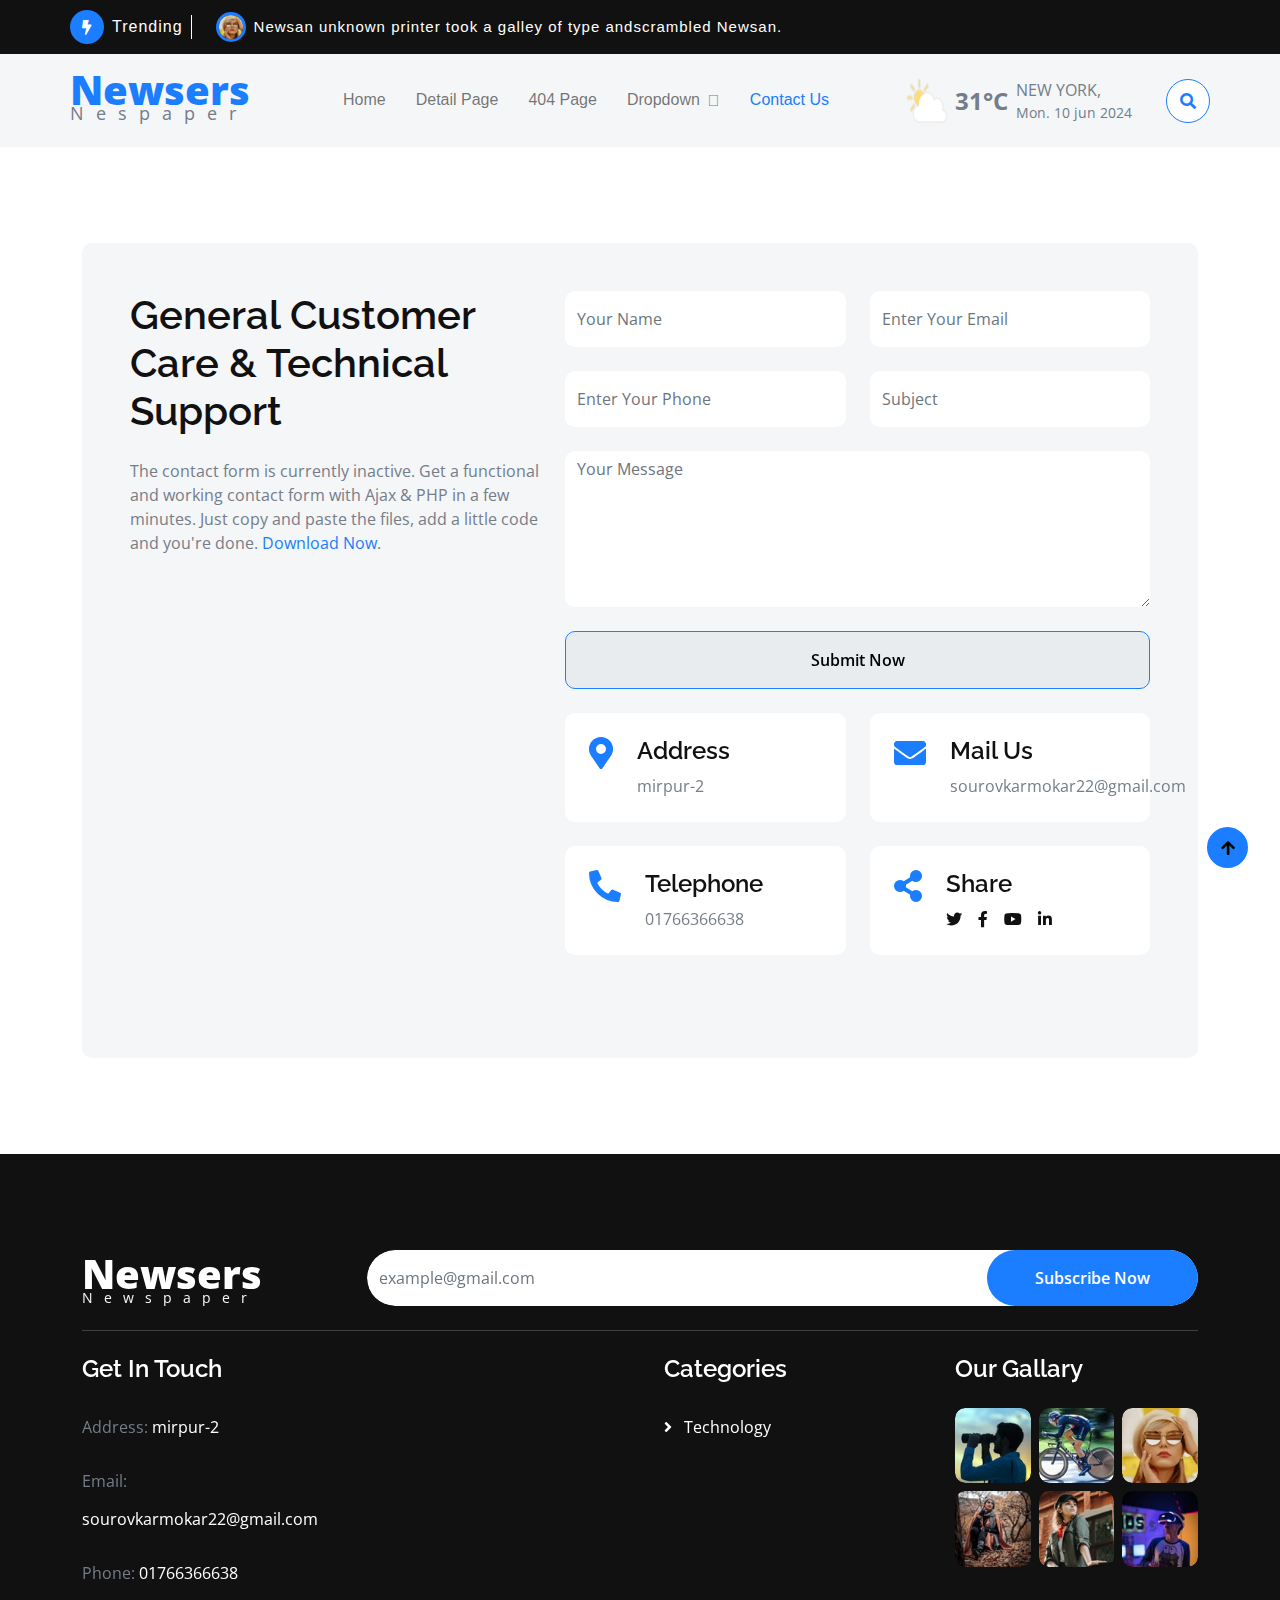
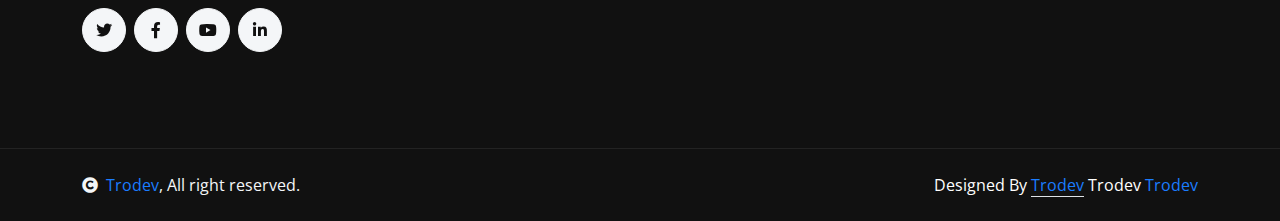
<file: contact.html>
<!DOCTYPE html>
<html lang="en">

    <head>
        <meta charset="utf-8">
        <title>Newsers - Free HTML Magazine Template</title>
        <meta content="width=device-width, initial-scale=1.0" name="viewport">
        <meta content="" name="keywords">
        <meta content="" name="description">

        <!-- Google Web Fonts -->
        <link rel="preconnect" href="https://fonts.googleapis.com">
        <link rel="preconnect" href="https://fonts.gstatic.com" crossorigin>
        <link href="https://fonts.googleapis.com/css2?family=Open+Sans:wght@400;600&family=Raleway:wght@100;600;800&display=swap" rel="stylesheet"> 

        <!-- Icon Font Stylesheet -->
        <link rel="stylesheet" href="https://use.fontawesome.com/releases/v5.15.4/css/all.css"/>
        <link href="https://cdn.jsdelivr.net/npm/bootstrap-icons@1.4.1/font/bootstrap-icons.css" rel="stylesheet">

        <!-- Libraries Stylesheet -->
        <link href="lib/animate/animate.min.css" rel="stylesheet">
        <link href="lib/owlcarousel/assets/owl.carousel.min.css" rel="stylesheet">


        <!-- Customized Bootstrap Stylesheet -->
        <link href="css/bootstrap.min.css" rel="stylesheet">

        <!-- Template Stylesheet -->
        <link href="css/style.css" rel="stylesheet">
    </head>

    <body>

        <!-- Spinner Start -->
        <div id="spinner" class="show w-100 vh-100 bg-white position-fixed translate-middle top-50 start-50  d-flex align-items-center justify-content-center">
            <div class="spinner-grow text-primary" role="status"></div>
        </div>
        <!-- Spinner End -->


        <!-- Navbar start -->
        <div class="container-fluid sticky-top px-0">
            <div class="container-fluid topbar bg-dark d-none d-lg-block">
                <div class="container px-0">
                    <div class="topbar-top d-flex justify-content-between flex-lg-wrap">
                        <div class="top-info flex-grow-0">
                            <span class="rounded-circle btn-sm-square bg-primary me-2">
                                <i class="fas fa-bolt text-white"></i>
                            </span>
                            <div class="pe-2 me-3 border-end border-white d-flex align-items-center">
                                <p class="mb-0 text-white fs-6 fw-normal">Trending</p>
                            </div>
                            <div class="overflow-hidden" style="width: 735px;">
                                <div id="note" class="ps-2">
                                    <img src="img/features-fashion.jpg" class="img-fluid rounded-circle border border-3 border-primary me-2" style="width: 30px; height: 30px;" alt="">
                                    <a href="#"><p class="text-white mb-0 link-hover">Newsan unknown printer took a galley of type andscrambled Newsan.</p></a>
                                </div>
                            </div>
                        </div>
                        <div class="top-link flex-lg-wrap">
                            <i class="fas fa-calendar-alt text-white border-end border-secondary pe-2 me-2"> <span class="text-body">Tuesday, Sep 12, 2024</span></i>
                            <div class="d-flex icon">
                                <p class="mb-0 text-white me-2">Follow Us:</p>
                                <a href="" class="me-2"><i class="fab fa-facebook-f text-body link-hover"></i></a>
                                <a href="" class="me-2"><i class="fab fa-twitter text-body link-hover"></i></a>
                                <a href="" class="me-2"><i class="fab fa-instagram text-body link-hover"></i></a>
                                <a href="" class="me-2"><i class="fab fa-youtube text-body link-hover"></i></a>
                                <a href="" class="me-2"><i class="fab fa-linkedin-in text-body link-hover"></i></a>
                                <a href="" class="me-2"><i class="fab fa-skype text-body link-hover"></i></a>
                                <a href="" class=""><i class="fab fa-pinterest-p text-body link-hover"></i></a>
                            </div>
                        </div>
                    </div>
                </div>
            </div>
            <div class="container-fluid bg-light">
                <div class="container px-0">
                    <nav class="navbar navbar-light navbar-expand-xl">
                        <a href="index.html" class="navbar-brand mt-3">
                            <p class="text-primary display-6 mb-2" style="line-height: 0;">Newsers</p>
                            <small class="text-body fw-normal" style="letter-spacing: 12px;">Nespaper</small>
                        </a>
                        <button class="navbar-toggler py-2 px-3" type="button" data-bs-toggle="collapse" data-bs-target="#navbarCollapse">
                            <span class="fa fa-bars text-primary"></span>
                        </button>
                        <div class="collapse navbar-collapse bg-light py-3" id="navbarCollapse">
                            <div class="navbar-nav mx-auto border-top">
                                <a href="index.html" class="nav-item nav-link">Home</a>
                                <a href="detail-page.html" class="nav-item nav-link">Detail Page</a>
                                <a href="404.html" class="nav-item nav-link">404 Page</a>
                                <div class="nav-item dropdown">
                                    <a href="#" class="nav-link dropdown-toggle" data-bs-toggle="dropdown">Dropdown</a>
                                    <div class="dropdown-menu m-0 bg-secondary rounded-0">
                                        <a href="#" class="dropdown-item">Dropdown 1</a>
                                        <a href="#" class="dropdown-item">Dropdown 2</a>
                                        <a href="#" class="dropdown-item">Dropdown 3</a>
                                        <a href="#" class="dropdown-item">Dropdown 4</a>
                                    </div>
                                </div>
                                <a href="contact.html" class="nav-item nav-link active">Contact Us</a>
                            </div>
                            <div class="d-flex flex-nowrap border-top pt-3 pt-xl-0">
                                <div class="d-flex">
                                    <img src="img/weather-icon.png" class="img-fluid w-100 me-2" alt="">
                                    <div class="d-flex align-items-center">
                                        <strong class="fs-4 text-secondary">31°C</strong>
                                        <div class="d-flex flex-column ms-2" style="width: 150px;">
                                            <span class="text-body">NEW YORK,</span>
                                            <small>Mon. 10 jun 2024</small>
                                        </div>
                                    </div>
                                </div>
                                <button class="btn-search btn border border-primary btn-md-square rounded-circle bg-white my-auto" data-bs-toggle="modal" data-bs-target="#searchModal"><i class="fas fa-search text-primary"></i></button>
                            </div>
                        </div>
                    </nav>
                </div>
            </div>
        </div>
        <!-- Navbar End -->


        <!-- Modal Search Start -->
        <div class="modal fade" id="searchModal" tabindex="-1" aria-labelledby="exampleModalLabel" aria-hidden="true">
            <div class="modal-dialog modal-fullscreen">
                <div class="modal-content rounded-0">
                    <div class="modal-header">
                        <h5 class="modal-title" id="exampleModalLabel">Search by keyword</h5>
                        <button type="button" class="btn-close" data-bs-dismiss="modal" aria-label="Close"></button>
                    </div>
                    <div class="modal-body d-flex align-items-center">
                        <div class="input-group w-75 mx-auto d-flex">
                            <input type="search" class="form-control p-3" placeholder="keywords" aria-describedby="search-icon-1">
                            <span id="search-icon-1" class="input-group-text p-3"><i class="fa fa-search"></i></span>
                        </div>
                    </div>
                </div>
            </div>
        </div>
        <!-- Modal Search End -->


        <!-- Contact Us Start -->
        <div class="container-fluid py-5">
            <div class="container py-5">
                <div class="bg-light rounded p-5">
                    <div class="row g-4">
                        <div class="col-lg-5">
                            <div class="">
                                <h1 class="mb-4">General Customer Care & Technical Support</h1>
                                <p class="mb-4">The contact form is currently inactive. Get a functional and working contact form with Ajax & PHP in a few minutes. Just copy and paste the files, add a little code and you're done. <a href="https://htmlcodex.com/contact-form">Download Now</a>.</p>
                                <div class="rounded">
                                    <iframe class="rounded w-100" 
                                    style="height: 425px;" src="https://www.google.com/maps/embed?pb=!1m18!1m12!1m3!1d387191.33750346623!2d-73.97968099999999!3d40.6974881!2m3!1f0!2f0!3f0!3m2!1i1024!2i768!4f13.1!3m3!1m2!1s0x89c24fa5d33f083b%3A0xc80b8f06e177fe62!2sNew%20York%2C%20NY%2C%20USA!5e0!3m2!1sen!2sbd!4v1694259649153!5m2!1sen!2sbd" 
                                    loading="lazy" referrerpolicy="no-referrer-when-downgrade"></iframe>
                                </div>
                            </div>
                        </div>
                        <div class="col-lg-7">
                            <form action="" class="mb-4">
                                <div class="row g-4">
                                    <div class="col-lg-6">
                                        <input type="text" class="w-100 form-control border-0 py-3" name="name" placeholder="Your Name">
                                    </div>
                                    <div class="col-lg-6">
                                        <input type="email" class="w-100 form-control border-0 py-3" name="email" placeholder="Enter Your Email">
                                    </div>
                                    <div class="col-lg-6">
                                        <input type="text" class="w-100 form-control border-0 py-3" name="phone" placeholder="Enter Your Phone">
                                    </div>
                                    <div class="col-lg-6">
                                        <input type="text" class="w-100 form-control border-0 py-3" name="subject" placeholder="Subject">
                                    </div>
                                    <div class="col-12">
                                        <textarea class="w-100 form-control border-0" rows="6" cols="10" placeholder="Your Message"></textarea>
                                    </div>
                                    <div class="col-12">
                                        <button class="w-100 btn btn-primary form-control py-3" type="submit">Submit Now</button>
                                    </div>
                                </div>
                            </form>
                            <div class="row g-4">
                                <div class="col-xl-6">
                                    <div class="d-flex p-4 rounded bg-white">
                                        <i class="fas fa-map-marker-alt fa-2x text-primary me-4"></i>
                                        <div>
                                            <h4>Address</h4>
                                            <p class="mb-0">mirpur-2</p>
                                        </div>
                                    </div>
                                </div>
                                <div class="col-xl-6">
                                    <div class="d-flex p-4 rounded bg-white">
                                        <i class="fas fa-envelope fa-2x text-primary me-4"></i>
                                        <div>
                                            <h4>Mail Us</h4>
                                            <p class="mb-0">sourovkarmokar22@gmail.com</p>
                                        </div>
                                    </div>
                                </div>
                                <div class="col-xl-6">
                                    <div class="d-flex p-4 rounded bg-white">
                                        <i class="fa fa-phone-alt fa-2x text-primary me-4"></i>
                                        <div>
                                            <h4>Telephone</h4>
                                            <p class="mb-0">01766366638</p>
                                        </div>
                                    </div>
                                </div>
                                <div class="col-xl-6">
                                    <div class="d-flex p-4 rounded bg-white">
                                        <i class="fa fa-share-alt fa-2x text-primary me-4"></i>
                                        <div>
                                            <h4>Share</h4>
                                            <div class="d-flex">
                                                <a class="me-3" href=""><i class="fab fa-twitter text-dark link-hover"></i></a>
                                                <a class="me-3" href=""><i class="fab fa-facebook-f text-dark link-hover"></i></a>
                                                <a class="me-3" href=""><i class="fab fa-youtube text-dark link-hover"></i></a>
                                                <a class="" href=""><i class="fab fa-linkedin-in text-dark link-hover"></i></a>
                                            </div>
                                        </div>
                                    </div>
                                </div>
                            </div>
                        </div>
                    </div>
                </div>
            </div>
        </div>
        <!-- Contact Us End -->
        
        
        <!-- Footer Start -->
        <div class="container-fluid bg-dark footer py-5">
            <div class="container py-5">
                <div class="pb-4 mb-4" style="border-bottom: 1px solid rgba(255, 255, 255, 0.2);">
                    <div class="row g-4">
                        <div class="col-lg-3">
                            <a href="#" class="d-flex flex-column flex-wrap">
                                <p class="text-white mb-0 display-6">Newsers</p>
                                <small class="text-light" style="letter-spacing: 11px; line-height: 0;">Newspaper</small>
                            </a>
                        </div>
                        <div class="col-lg-9">
                            <div class="d-flex position-relative rounded-pill overflow-hidden">
                                <input class="form-control border-0 w-100 py-3 rounded-pill" type="email" placeholder="example@gmail.com">
                                <button type="submit" class="btn btn-primary border-0 py-3 px-5 rounded-pill text-white position-absolute" style="top: 0; right: 0;">Subscribe Now</button>
                            </div>
                        </div>
                    </div>
                </div>
                <div class="row g-5">
                    <div class="col-lg-6 col-xl-3">
                        <div class="footer-item-1">
                            <h4 class="mb-4 text-white">Get In Touch</h4>
                            <p class="text-secondary line-h">Address: <span class="text-white">mirpur-2</span></p>
                            <p class="text-secondary line-h">Email: <span class="text-white">sourovkarmokar22@gmail.com</span></p>
                            <p class="text-secondary line-h">Phone: <span class="text-white">01766366638</span></p>
                            <div class="d-flex line-h">
                                <a class="btn btn-light me-2 btn-md-square rounded-circle" href=""><i class="fab fa-twitter text-dark"></i></a>
                                <a class="btn btn-light me-2 btn-md-square rounded-circle" href=""><i class="fab fa-facebook-f text-dark"></i></a>
                                <a class="btn btn-light me-2 btn-md-square rounded-circle" href=""><i class="fab fa-youtube text-dark"></i></a>
                                <a class="btn btn-light btn-md-square rounded-circle" href=""><i class="fab fa-linkedin-in text-dark"></i></a>
                            </div>
                        </div>
                    </div>
                    <div class="col-lg-6 col-xl-3">
                        <div class="footer-item-2">
                            <!-- <div class="d-flex flex-column mb-4">
                                <h4 class="mb-4 text-white">Recent Posts</h4>
                                <a href="#">
                                    <div class="d-flex align-items-center">
                                        <div class="rounded-circle border border-2 border-primary overflow-hidden">
                                            <img src="img/footer-1.jpg" class="img-zoomin img-fluid rounded-circle w-100" alt="">
                                        </div>
                                        <div class="d-flex flex-column ps-4">
                                            <p class="text-uppercase text-white mb-3">Life Style</p>
                                            <a href="#" class="h6 text-white">
                                                Get the best speak market, news.
                                            </a>
                                            <small class="text-white d-block"><i class="fas fa-calendar-alt me-1"></i> Dec 9, 2024</small>
                                        </div>
                                    </div>
                                </a>
                            </div> -->
                            <!-- <div class="d-flex flex-column">
                                <a href="#">
                                    <div class="d-flex align-items-center">
                                        <div class="rounded-circle border border-2 border-primary overflow-hidden">
                                            <img src="img/footer-2.jpg" class="img-zoomin img-fluid rounded-circle w-100" alt="">
                                        </div>
                                        <div class="d-flex flex-column ps-4">
                                            <p class="text-uppercase text-white mb-3">Sports</p>
                                            <a href="#" class="h6 text-white">
                                                Get the best speak market, news.
                                            </a>
                                            <small class="text-white d-block"><i class="fas fa-calendar-alt me-1"></i> Dec 9, 2024</small>
                                        </div>
                                    </div>
                                </a>
                            </div> -->
                        </div>
                    </div>
                    <div class="col-lg-6 col-xl-3">
                        <div class="d-flex flex-column text-start footer-item-3">
                            <h4 class="mb-4 text-white">Categories</h4>
                            <!-- <a class="btn-link text-white" href=""><i class="fas fa-angle-right text-white me-2"></i> Sports</a>
                            <a class="btn-link text-white" href=""><i class="fas fa-angle-right text-white me-2"></i> Magazine</a>
                            <a class="btn-link text-white" href=""><i class="fas fa-angle-right text-white me-2"></i> Lifestyle</a>
                            <a class="btn-link text-white" href=""><i class="fas fa-angle-right text-white me-2"></i> Politician</a> -->
                            <a class="btn-link text-white" href=""><i class="fas fa-angle-right text-white me-2"></i> Technology</a>
                            <!-- <a class="btn-link text-white" href=""><i class="fas fa-angle-right text-white me-2"></i> Intertainment</a> -->
                        </div>
                    </div>
                    <div class="col-lg-6 col-xl-3">
                        <div class="footer-item-4">
                            <h4 class="mb-4 text-white">Our Gallary</h4>
                            <div class="row g-2">
                                <div class="col-4">
                                    <div class="rounded overflow-hidden">
                                        <img src="img/footer-1.jpg" class="img-zoomin img-fluid rounded w-100" alt="">
                                    </div>
                               </div>
                               <div class="col-4">
                                    <div class="rounded overflow-hidden">
                                        <img src="img/footer-2.jpg" class="img-zoomin img-fluid rounded w-100" alt="">
                                    </div>
                               </div>
                                <div class="col-4">
                                    <div class="rounded overflow-hidden">
                                        <img src="img/footer-3.jpg" class="img-zoomin img-fluid rounded w-100" alt="">
                                    </div>
                               </div>
                                <div class="col-4">
                                    <div class="rounded overflow-hidden">
                                        <img src="img/footer-4.jpg" class="img-zoomin img-fluid rounded w-100" alt="">
                                    </div>
                               </div>
                                <div class="col-4">
                                    <div class="rounded overflow-hidden">
                                        <img src="img/footer-5.jpg" class="img-zoomin img-fluid rounded w-100" alt="">
                                    </div>
                               </div>
                               <div class="col-4">
                                <div class="rounded overflow-hidden">
                                    <img src="img/footer-6.jpg" class="img-zoomin img-fluid rounded w-100" alt="">
                                </div>
                           </div>
                            </div>
                        </div>
                    </div>
                </div>
            </div>
        </div>
        <!-- Footer End -->


        <!-- Copyright Start -->
        <div class="container-fluid copyright bg-dark py-4">
            <div class="container">
                <div class="row">
                    <div class="col-md-6 text-center text-md-start mb-3 mb-md-0">
                        <span class="text-light"><a href="#"><i class="fas fa-copyright text-light me-2"></i>Trodev</a>, All right reserved.</span>
                    </div>
                    <div class="col-md-6 my-auto text-center text-md-end text-white">
                        <!--/*** This template is free as long as you keep the below author’s credit link/attribution link/backlink. ***/-->
                        <!--/*** If you'd like to use the template without the below author’s credit link/attribution link/backlink, ***/-->
                        <!--/*** you can purchase the Credit Removal License from "https://htmlcodex.com/credit-removal". ***/-->
                        Designed By <a class="border-bottom" href="https://htmlcodex.com">Trodev</a> Trodev <a href="https://Trodev.com">Trodev</a>
                    </div>
                </div>
            </div>
        </div>
        <!-- Copyright End -->


        <!-- Back to Top -->
        <a href="#" class="btn btn-primary border-2 border-white rounded-circle back-to-top"><i class="fa fa-arrow-up"></i></a>   

        
        <!-- JavaScript Libraries -->
        <script src="https://ajax.googleapis.com/ajax/libs/jquery/3.6.4/jquery.min.js"></script>
        <script src="https://cdn.jsdelivr.net/npm/bootstrap@5.0.0/dist/js/bootstrap.bundle.min.js"></script>
        <script src="lib/easing/easing.min.js"></script>
        <script src="lib/waypoints/waypoints.min.js"></script>
        <script src="lib/owlcarousel/owl.carousel.min.js"></script>

        <!-- Template Javascript -->
        <script src="js/main.js"></script>
    </body>

</html>
</file>
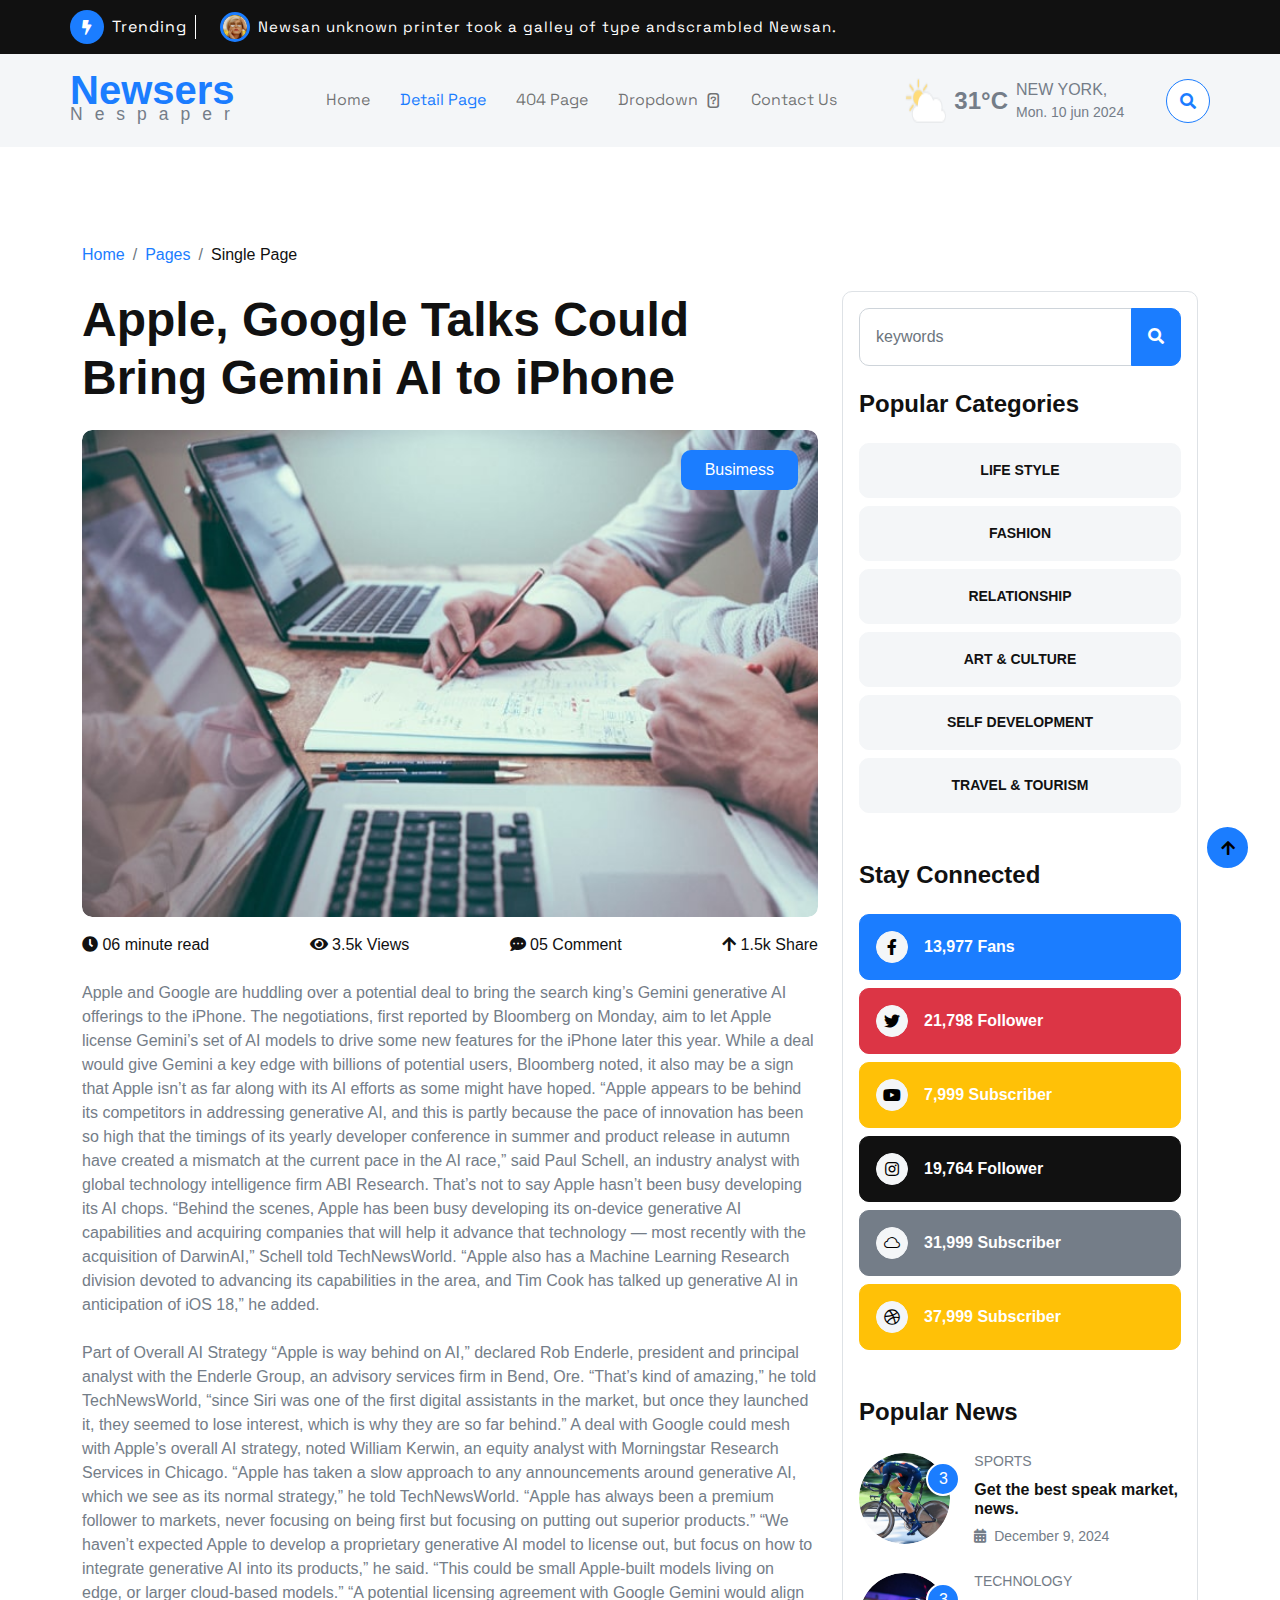
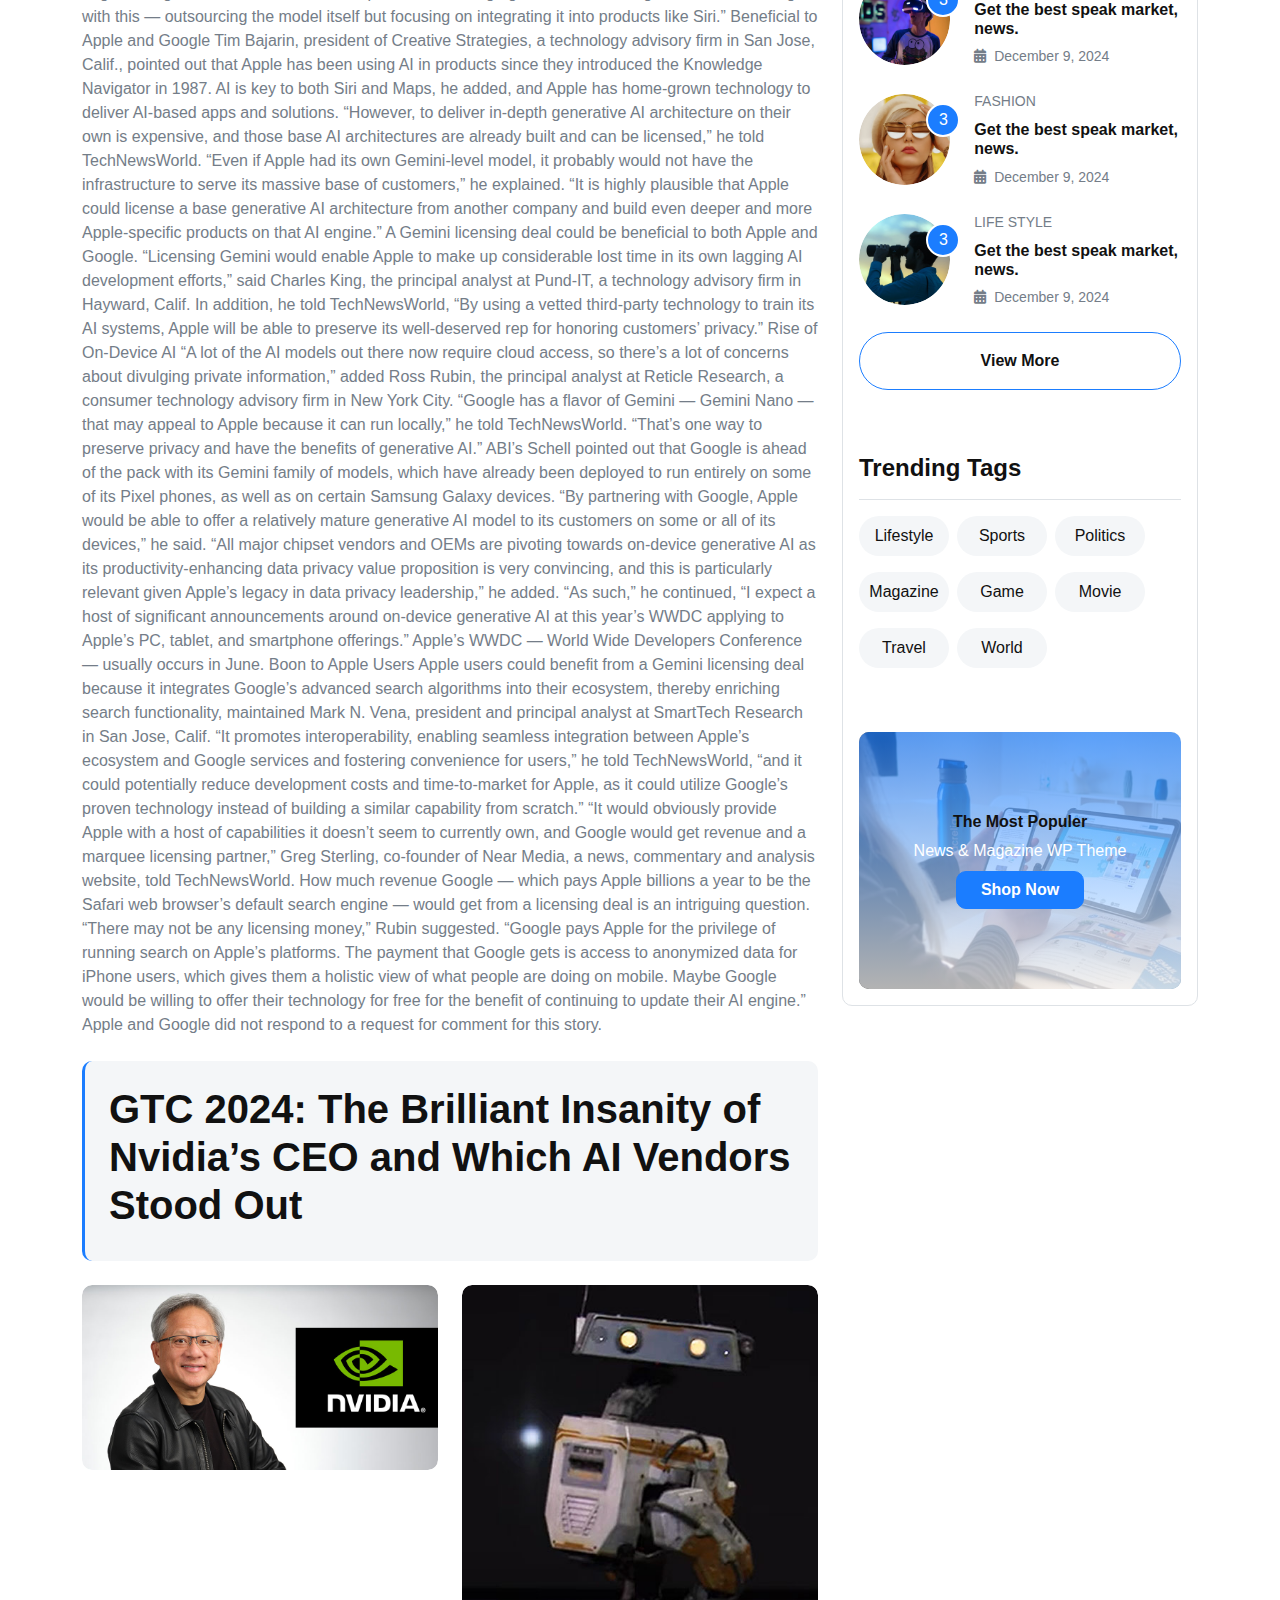
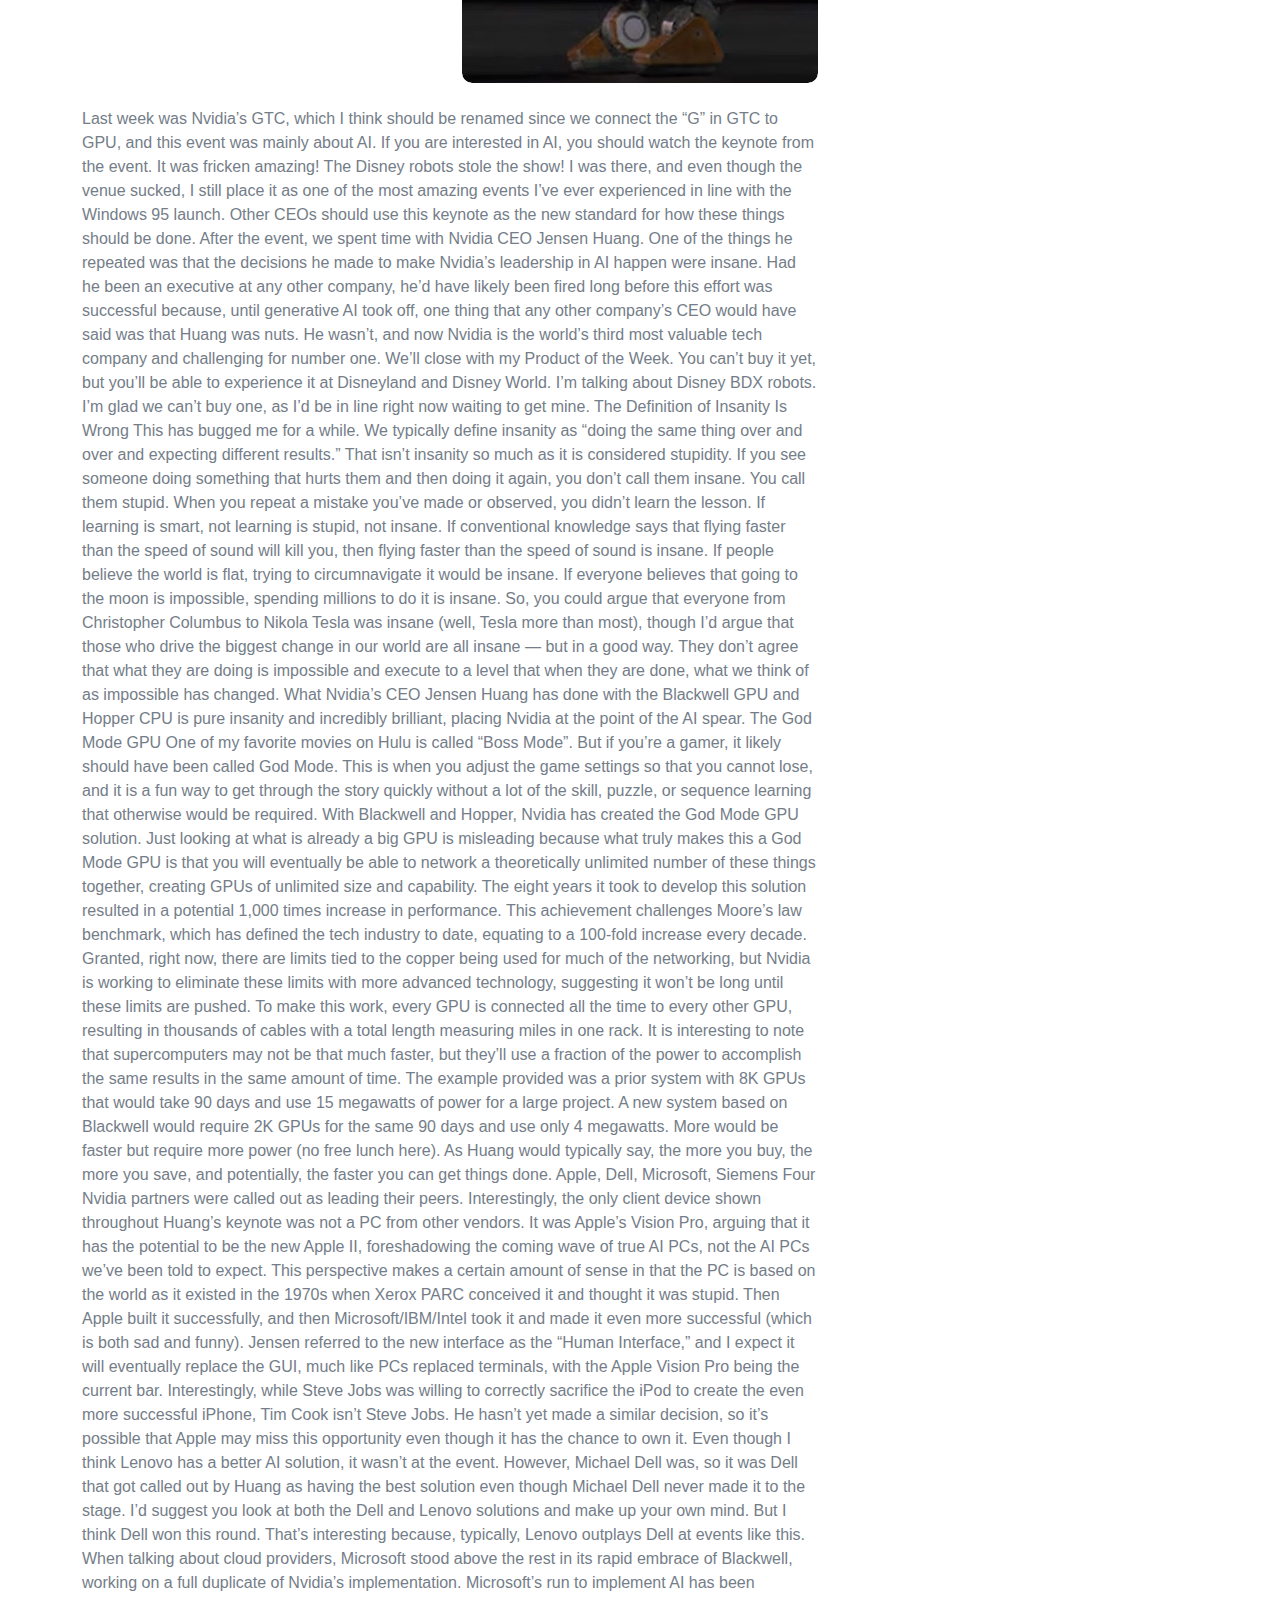
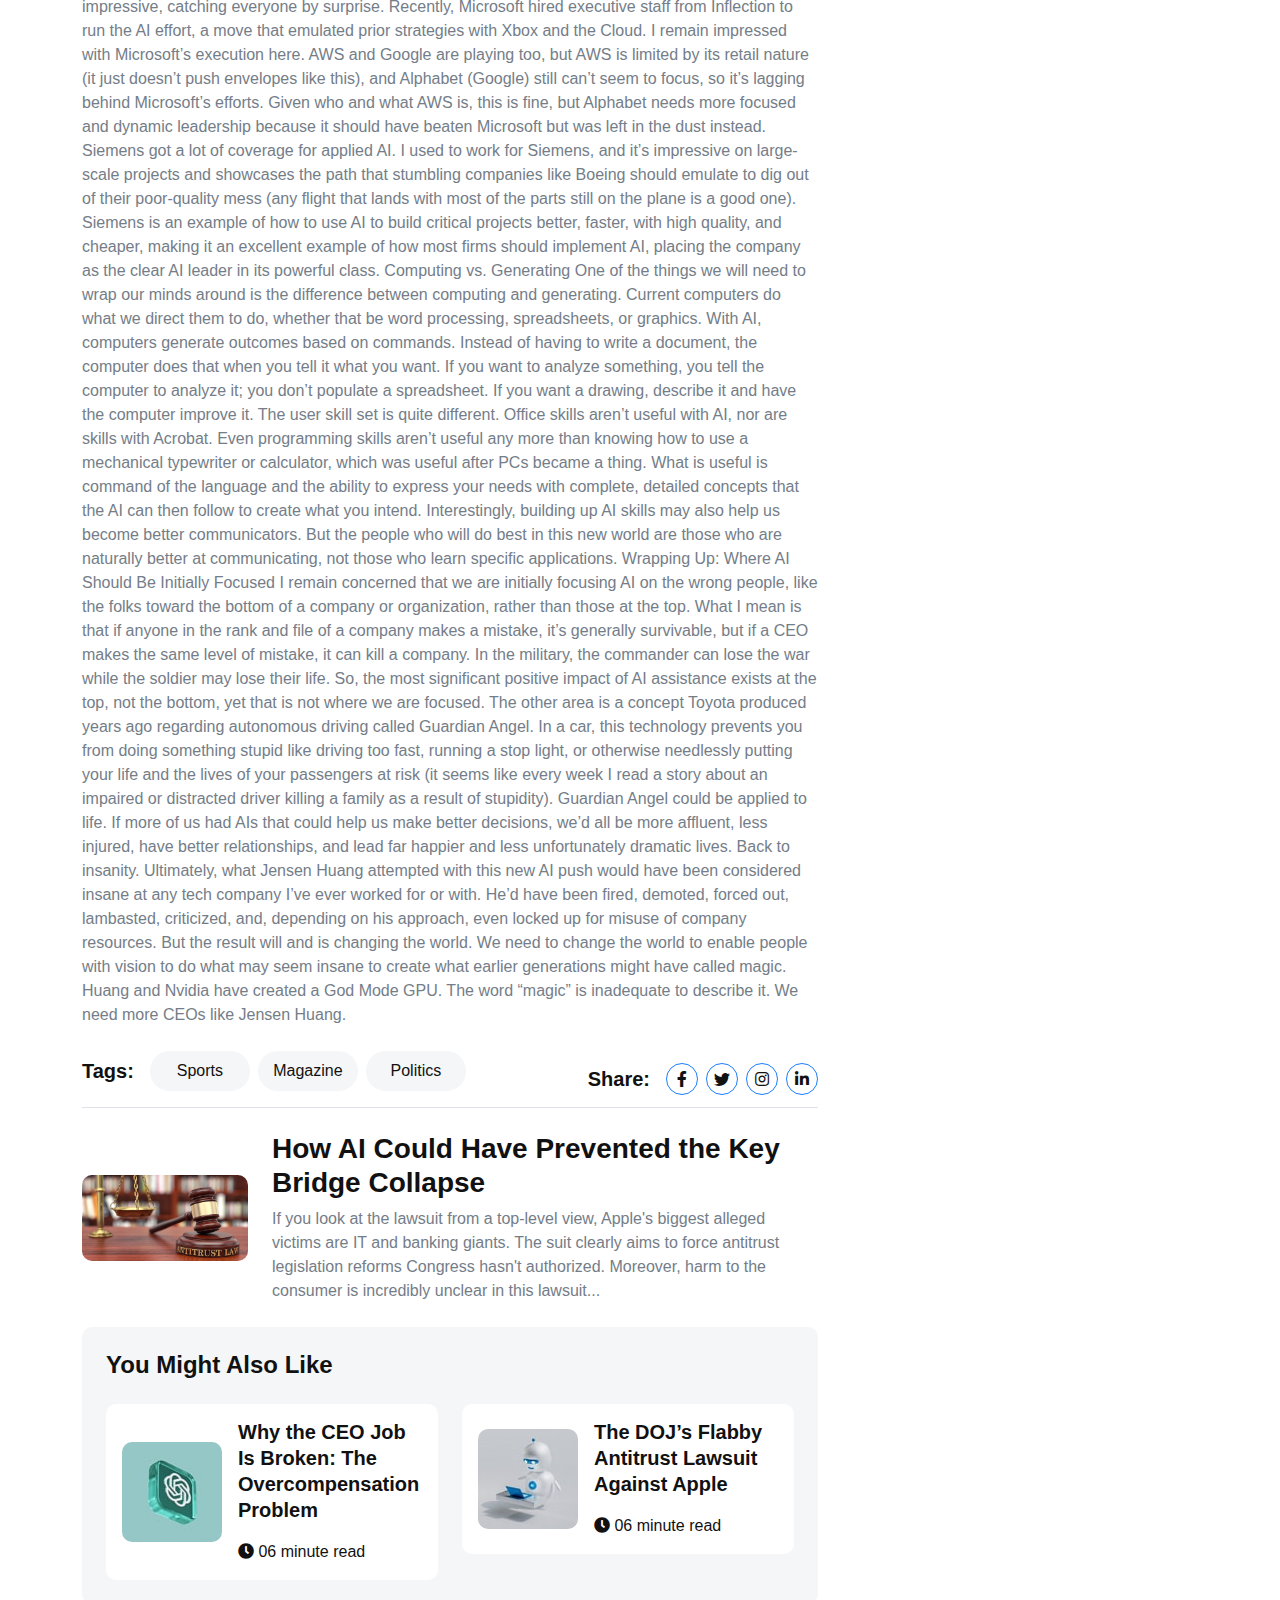
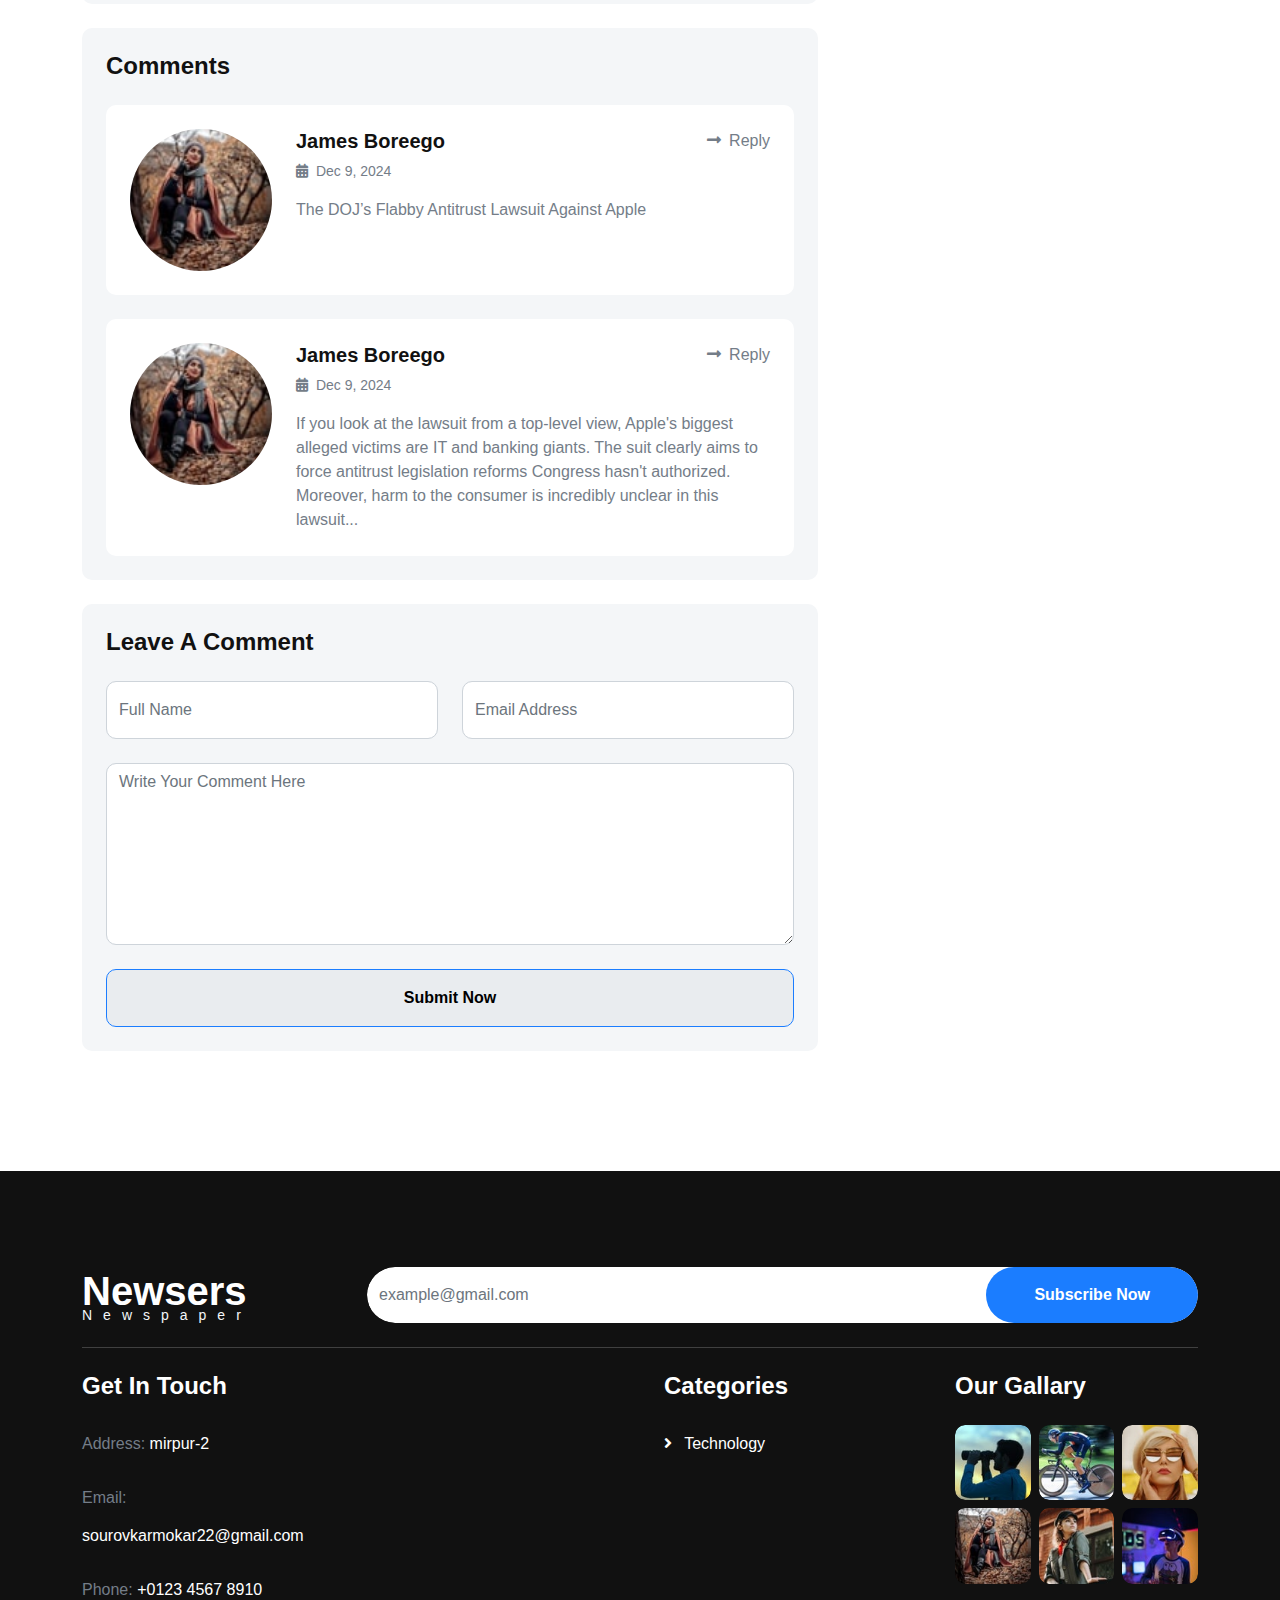
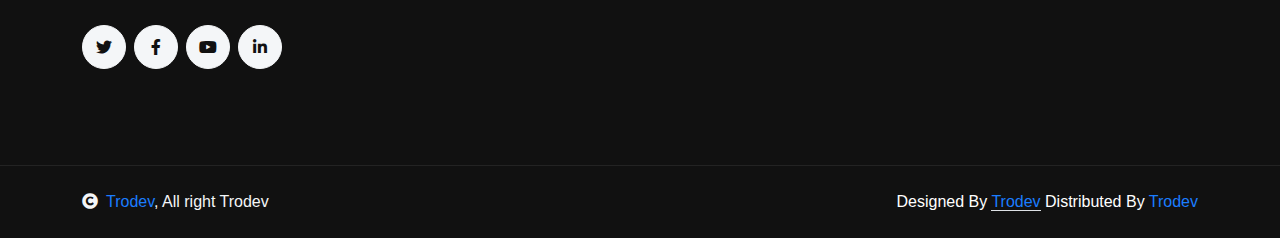
<file: detail-page.html>
<!DOCTYPE html>
<html lang="en">

    <head>
        <meta charset="utf-8">
        <title>Newsers - Free HTML Magazine Template</title>
        <meta content="width=device-width, initial-scale=1.0" name="viewport">
        <meta content="" name="keywords">
        <meta content="" name="description">

        <!-- Google Web Fonts -->
        <link rel="preconnect" href="https://fonts.googleapis.com">
        <link rel="preconnect" href="https://fonts.gstatic.com" crossorigin>
        <link href="https://fonts.googleapis.com/css2?family=Space+Grotesk:wght@300..700&display=swap" rel="stylesheet">

        <!-- Icon Font Stylesheet -->
        <link rel="stylesheet" href="https://use.fontawesome.com/releases/v5.15.4/css/all.css"/>
        <link href="https://cdn.jsdelivr.net/npm/bootstrap-icons@1.4.1/font/bootstrap-icons.css" rel="stylesheet">

        <!-- Libraries Stylesheet -->
        <link href="lib/animate/animate.min.css" rel="stylesheet">
        <link href="lib/owlcarousel/assets/owl.carousel.min.css" rel="stylesheet">


        <!-- Customized Bootstrap Stylesheet -->
        <link href="css/bootstrap.min.css" rel="stylesheet">

        <!-- Template Stylesheet -->
        <link href="css/style.css" rel="stylesheet">
    </head>

    <body>

        <!-- Spinner Start -->
        <div id="spinner" class="show w-100 vh-100 bg-white position-fixed translate-middle top-50 start-50  d-flex align-items-center justify-content-center">
            <div class="spinner-grow text-primary" role="status"></div>
        </div>
        <!-- Spinner End -->


        <!-- Navbar start -->
        <div class="container-fluid sticky-top px-0">
            <div class="container-fluid topbar bg-dark d-none d-lg-block">
                <div class="container px-0">
                    <div class="topbar-top d-flex justify-content-between flex-lg-wrap">
                        <div class="top-info flex-grow-0">
                            <span class="rounded-circle btn-sm-square bg-primary me-2">
                                <i class="fas fa-bolt text-white"></i>
                            </span>
                            <div class="pe-2 me-3 border-end border-white d-flex align-items-center">
                                <p class="mb-0 text-white fs-6 fw-normal">Trending</p>
                            </div>
                            <div class="overflow-hidden" style="width: 735px;">
                                <div id="note" class="ps-2">
                                    <img src="img/features-fashion.jpg" class="img-fluid rounded-circle border border-3 border-primary me-2" style="width: 30px; height: 30px;" alt="">
                                    <a href="#"><p class="text-white mb-0 link-hover">Newsan unknown printer took a galley of type andscrambled Newsan.</p></a>
                                </div>
                            </div>
                        </div>
                        <div class="top-link flex-lg-wrap">
                            <i class="fas fa-calendar-alt text-white border-end border-secondary pe-2 me-2"> <span class="text-body">Tuesday, Sep 12, 2024</span></i>
                            <div class="d-flex icon">
                                <p class="mb-0 text-white me-2">Follow Us:</p>
                                <a href="" class="me-2"><i class="fab fa-facebook-f text-body link-hover"></i></a>
                                <a href="" class="me-2"><i class="fab fa-twitter text-body link-hover"></i></a>
                                <a href="" class="me-2"><i class="fab fa-instagram text-body link-hover"></i></a>
                                <a href="" class="me-2"><i class="fab fa-youtube text-body link-hover"></i></a>
                                <a href="" class="me-2"><i class="fab fa-linkedin-in text-body link-hover"></i></a>
                                <a href="" class="me-2"><i class="fab fa-skype text-body link-hover"></i></a>
                                <a href="" class=""><i class="fab fa-pinterest-p text-body link-hover"></i></a>
                            </div>
                        </div>
                    </div>
                </div>
            </div>
            <div class="container-fluid bg-light">
                <div class="container px-0">
                    <nav class="navbar navbar-light navbar-expand-xl">
                        <a href="index.html" class="navbar-brand mt-3">
                            <p class="text-primary display-6 mb-2" style="line-height: 0;">Newsers</p>
                            <small class="text-body fw-normal" style="letter-spacing: 12px;">Nespaper</small>
                        </a>
                        <button class="navbar-toggler py-2 px-3" type="button" data-bs-toggle="collapse" data-bs-target="#navbarCollapse">
                            <span class="fa fa-bars text-primary"></span>
                        </button>
                        <div class="collapse navbar-collapse bg-light py-3" id="navbarCollapse">
                            <div class="navbar-nav mx-auto border-top">
                                <a href="index.html" class="nav-item nav-link">Home</a>
                                <a href="detail-page.html" class="nav-item nav-link active">Detail Page</a>
                                <a href="404.html" class="nav-item nav-link">404 Page</a>
                                <div class="nav-item dropdown">
                                    <a href="#" class="nav-link dropdown-toggle" data-bs-toggle="dropdown">Dropdown</a>
                                    <!-- <div class="dropdown-menu m-0 bg-secondary rounded-0">
                                        <a href="#" class="dropdown-item">Dropdown 1</a>
                                        <a href="#" class="dropdown-item">Dropdown 2</a>
                                        <a href="#" class="dropdown-item">Dropdown 3</a>
                                        <a href="#" class="dropdown-item">Dropdown 4</a>
                                    </div> -->
                                </div>
                                <a href="contact.html" class="nav-item nav-link">Contact Us</a>
                            </div>
                            <div class="d-flex flex-nowrap border-top pt-3 pt-xl-0">
                                <div class="d-flex">
                                    <img src="img/weather-icon.png" class="img-fluid w-100 me-2" alt="">
                                    <div class="d-flex align-items-center">
                                        <strong class="fs-4 text-secondary">31°C</strong>
                                        <div class="d-flex flex-column ms-2" style="width: 150px;">
                                            <span class="text-body">NEW YORK,</span>
                                            <small>Mon. 10 jun 2024</small>
                                        </div>
                                    </div>
                                </div>
                                <button class="btn-search btn border border-primary btn-md-square rounded-circle bg-white my-auto" data-bs-toggle="modal" data-bs-target="#searchModal"><i class="fas fa-search text-primary"></i></button>
                            </div>
                        </div>
                    </nav>
                </div>
            </div>
        </div>
        <!-- Navbar End -->


        <!-- Modal Search Start -->
        <div class="modal fade" id="searchModal" tabindex="-1" aria-labelledby="exampleModalLabel" aria-hidden="true">
            <div class="modal-dialog modal-fullscreen">
                <div class="modal-content rounded-0">
                    <div class="modal-header">
                        <h5 class="modal-title" id="exampleModalLabel">Search by keyword</h5>
                        <button type="button" class="btn-close" data-bs-dismiss="modal" aria-label="Close"></button>
                    </div>
                    <div class="modal-body d-flex align-items-center">
                        <div class="input-group w-75 mx-auto d-flex">
                            <input type="search" class="form-control p-3" placeholder="keywords" aria-describedby="search-icon-1">
                            <span id="search-icon-1" class="input-group-text p-3"><i class="fa fa-search"></i></span>
                        </div>
                    </div>
                </div>
            </div>
        </div>
        <!-- Modal Search End -->


        <!-- Single Product Start -->
        <div class="container-fluid py-5">
            <div class="container py-5">
                <ol class="breadcrumb justify-content-start mb-4">
                    <li class="breadcrumb-item"><a href="#">Home</a></li>
                    <li class="breadcrumb-item"><a href="#">Pages</a></li>
                    <li class="breadcrumb-item active text-dark">Single Page</li>
                </ol>
                <div class="row g-4">
                    <div class="col-lg-8">
                        <div class="mb-4">
                            <a href="#" class="h1 display-5">Apple, Google Talks Could Bring Gemini AI to  iPhone</a>
                        </div>
                        <div class="position-relative rounded overflow-hidden mb-3">
                            <img src="img/news-1.jpg" class="img-zoomin img-fluid rounded w-100" alt="">
                            <div class="position-absolute text-white px-4 py-2 bg-primary rounded" style="top: 20px; right: 20px;">                                              
                                Busimess
                            </div>
                        </div>
                        <div class="d-flex justify-content-between">
                            <a href="#" class="text-dark link-hover me-3"><i class="fa fa-clock"></i> 06 minute read</a>
                            <a href="#" class="text-dark link-hover me-3"><i class="fa fa-eye"></i> 3.5k Views</a>
                            <a href="#" class="text-dark link-hover me-3"><i class="fa fa-comment-dots"></i> 05 Comment</a>
                            <a href="#" class="text-dark link-hover"><i class="fa fa-arrow-up"></i> 1.5k Share</a>
                        </div>
                        <p class="my-4">Apple and Google are huddling over a potential deal to bring the search king’s  Gemini            generative AI offerings to the iPhone.

                            The negotiations, first reported by Bloomberg on Monday, aim to let Apple license Gemini’s set of AI models to drive some new features for the iPhone later this year.
                            
                            While a deal would give Gemini a key edge with billions of potential users, Bloomberg noted, it also may be a sign that Apple isn’t as far along with its AI efforts as some might have hoped.
                            
                            “Apple appears to be behind its competitors in addressing generative AI, and this is partly because the pace of innovation has been so high that the timings of its yearly developer conference in summer and product release in autumn have created a mismatch at the current pace in the AI race,” said Paul Schell, an industry analyst with global technology intelligence firm ABI Research.
                            
                            That’s not to say Apple hasn’t been busy developing its AI chops. “Behind the scenes, Apple has been busy developing its on-device generative AI capabilities and acquiring companies that will help it advance that technology — most recently with the acquisition of DarwinAI,” Schell told TechNewsWorld.
                            
                            “Apple also has a Machine Learning Research division devoted to advancing its capabilities in the area, and Tim Cook has talked up generative AI in anticipation of iOS 18,” he added.
                        </p>
                        <p class="my-4">
                            Part of Overall AI Strategy
                            “Apple is way behind on AI,” declared Rob Enderle, president and principal analyst with the Enderle Group, an advisory services firm in Bend, Ore.

                            “That’s kind of amazing,” he told TechNewsWorld, “since Siri was one of the first digital assistants in the market, but once they launched it, they seemed to lose interest, which is why they are so far behind.”

                            A deal with Google could mesh with Apple’s overall AI strategy, noted William Kerwin, an equity analyst with Morningstar Research Services in Chicago.

                            “Apple has taken a slow approach to any announcements around generative AI, which we see as its normal strategy,” he told TechNewsWorld. “Apple has always been a premium follower to markets, never focusing on being first but focusing on putting out superior products.”

                            “We haven’t expected Apple to develop a proprietary generative AI model to license out, but focus on how to integrate generative AI into its products,” he said. “This could be small Apple-built models living on edge, or larger cloud-based models.”

                             “A potential licensing agreement with Google Gemini would align with this — outsourcing the model itself but focusing on integrating it into products like Siri.”

                             Beneficial to Apple and Google
                            Tim Bajarin, president of Creative Strategies, a technology advisory firm in San Jose, Calif., pointed out that Apple has been using AI in products since they introduced the Knowledge Navigator in 1987. AI is key to both Siri and Maps, he added, and Apple has home-grown technology to deliver AI-based apps and solutions.

                            “However, to deliver in-depth generative AI architecture on their own is expensive, and those base AI architectures are already built and can be licensed,” he told TechNewsWorld.

                             “Even if Apple had its own Gemini-level model, it probably would not have the infrastructure to serve its massive base of customers,” he explained. “It is highly plausible that Apple could license a base generative AI architecture from another company and build even deeper and more Apple-specific products on that AI engine.”

                            A Gemini licensing deal could be beneficial to both Apple and Google.

                            “Licensing Gemini would enable Apple to make up considerable lost time in its own lagging AI development efforts,” said Charles King, the principal analyst at Pund-IT, a technology advisory firm in Hayward, Calif.

                             In addition, he told TechNewsWorld, “By using a vetted third-party technology to train its AI systems, Apple will be able to preserve its well-deserved rep for honoring customers’ privacy.”

                             Rise of On-Device AI
                             “A lot of the AI models out there now require cloud access, so there’s a lot of concerns about divulging private information,” added Ross Rubin, the principal analyst at Reticle Research, a consumer technology advisory firm in New York City.

                             “Google has a flavor of Gemini — Gemini Nano — that may appeal to Apple because it can run locally,” he told TechNewsWorld. “That’s one way to preserve privacy and have the benefits of generative AI.”

                            ABI’s Schell pointed out that Google is ahead of the pack with its Gemini family of models, which have already been deployed to run entirely on some of its Pixel phones, as well as on certain Samsung Galaxy devices. “By partnering with Google, Apple would be able to offer a relatively mature generative AI model to its customers on some or all of its devices,” he said.

                            “All major chipset vendors and OEMs are pivoting towards on-device generative AI as its productivity-enhancing data privacy value proposition is very convincing, and this is particularly relevant given Apple’s legacy in data privacy leadership,” he added.

                            “As such,” he continued, “I expect a host of significant announcements around on-device generative AI at this year’s WWDC applying to Apple’s PC, tablet, and smartphone offerings.” Apple’s WWDC — World Wide Developers Conference — usually occurs in June.

                             Boon to Apple Users
                            Apple users could benefit from a Gemini licensing deal because it integrates Google’s advanced search algorithms into their ecosystem, thereby enriching search functionality, maintained Mark N. Vena, president and principal analyst at SmartTech Research in San Jose, Calif.

                             “It promotes interoperability, enabling seamless integration between Apple’s ecosystem and Google services and fostering convenience for users,” he told TechNewsWorld, “and it could potentially reduce development costs and time-to-market for Apple, as it could utilize Google’s proven technology instead of building a similar capability from scratch.”

                             “It would obviously provide Apple with a host of capabilities it doesn’t seem to currently own, and Google would get revenue and a marquee licensing partner,” Greg Sterling, co-founder of Near Media, a news, commentary and analysis website, told TechNewsWorld.

                             How much revenue Google — which pays Apple billions a year to be the Safari web browser’s default search engine — would get from a licensing deal is an intriguing question.

                            “There may not be any licensing money,” Rubin suggested. “Google pays Apple for the privilege of running search on Apple’s platforms. The payment that Google gets is access to anonymized data for iPhone users, which gives them a holistic view of what people are doing on mobile. Maybe Google would be willing to offer their technology for free for the benefit of continuing to update their AI engine.”

                            Apple and Google did not respond to a request for comment for this story.
                        </p>
                        <div class="bg-light p-4 mb-4 rounded border-start border-3 border-primary">
                            <h1 class="mb-2">GTC 2024: The Brilliant Insanity of Nvidia’s CEO and Which AI Vendors Stood Out</h1>
                        </div>
                        <div class="row g-4">
                            <div class="col-6">
                                <div class="rounded overflow-hidden">
                                    <img src="img/Jensen-Huang-Nvidia.jpg" class="img-zoomin img-fluid rounded w-100" alt="">
                                </div>
                            </div>
                            <div class="col-6">
                                <div class="rounded overflow-hidden">
                                    <img src="img/Disney-BDX-robot.jpg" class="img-zoomin img-fluid rounded w-100" alt="">
                                </div>
                            </div>
                        </div>
                        <p class="my-4">Last week was Nvidia’s GTC, which I think should be renamed since we connect the “G” in GTC to GPU, and this event was mainly about AI. If you are interested in AI, you should watch the keynote from the event. It was fricken amazing! The Disney robots stole the show! I was there, and even though the venue sucked, I still place it as one of the most amazing events I’ve ever experienced in line with the Windows 95 launch. Other CEOs should use this keynote as the new standard for how these things should be done.

                            After the event, we spent time with Nvidia CEO Jensen Huang. One of the things he repeated was that the decisions he made to make Nvidia’s leadership in AI happen were insane.
                            
                            Had he been an executive at any other company, he’d have likely been fired long before this effort was successful because, until generative AI took off, one thing that any other company’s CEO would have said was that Huang was nuts. He wasn’t, and now Nvidia is the world’s third most valuable tech company and challenging for number one.
                            
                            We’ll close with my Product of the Week. You can’t buy it yet, but you’ll be able to experience it at Disneyland and Disney World. I’m talking about Disney BDX robots. I’m glad we can’t buy one, as I’d be in line right now waiting to get mine.
                            
                            The Definition of Insanity Is Wrong
                            This has bugged me for a while. We typically define insanity as “doing the same thing over and over and expecting different results.” That isn’t insanity so much as it is considered stupidity. If you see someone doing something that hurts them and then doing it again, you don’t call them insane. You call them stupid. When you repeat a mistake you’ve made or observed, you didn’t learn the lesson. If learning is smart, not learning is stupid, not insane.
                            
                            If conventional knowledge says that flying faster than the speed of sound will kill you, then flying faster than the speed of sound is insane. If people believe the world is flat, trying to circumnavigate it would be insane. If everyone believes that going to the moon is impossible, spending millions to do it is insane.
                            
                            So, you could argue that everyone from Christopher Columbus to Nikola Tesla was insane (well, Tesla more than most), though I’d argue that those who drive the biggest change in our world are all insane — but in a good way. They don’t agree that what they are doing is impossible and execute to a level that when they are done, what we think of as impossible has changed.
                            
                            What Nvidia’s CEO Jensen Huang has done with the Blackwell GPU and Hopper CPU is pure insanity and incredibly brilliant, placing Nvidia at the point of the AI spear.
                            
                            The God Mode GPU
                            One of my favorite movies on Hulu is called “Boss Mode”. But if you’re a gamer, it likely should have been called God Mode. This is when you adjust the game settings so that you cannot lose, and it is a fun way to get through the story quickly without a lot of the skill, puzzle, or sequence learning that otherwise would be required.
                            
                            With Blackwell and Hopper, Nvidia has created the God Mode GPU solution. Just looking at what is already a big GPU is misleading because what truly makes this a God Mode GPU is that you will eventually be able to network a theoretically unlimited number of these things together, creating GPUs of unlimited size and capability.
                            
                            The eight years it took to develop this solution resulted in a potential 1,000 times increase in performance. This achievement challenges Moore’s law benchmark, which has defined the tech industry to date, equating to a 100-fold increase every decade.
                            
                            Granted, right now, there are limits tied to the copper being used for much of the networking, but Nvidia is working to eliminate these limits with more advanced technology, suggesting it won’t be long until these limits are pushed. To make this work, every GPU is connected all the time to every other GPU, resulting in thousands of cables with a total length measuring miles in one rack.
                            
                            It is interesting to note that supercomputers may not be that much faster, but they’ll use a fraction of the power to accomplish the same results in the same amount of time. The example provided was a prior system with 8K GPUs that would take 90 days and use 15 megawatts of power for a large project. A new system based on Blackwell would require 2K GPUs for the same 90 days and use only 4 megawatts. More would be faster but require more power (no free lunch here).
                            
                            As Huang would typically say, the more you buy, the more you save, and potentially, the faster you can get things done.
                            
                            Apple, Dell, Microsoft, Siemens
                            Four Nvidia partners were called out as leading their peers. Interestingly, the only client device shown throughout Huang’s keynote was not a PC from other vendors. It was Apple’s Vision Pro, arguing that it has the potential to be the new Apple II, foreshadowing the coming wave of true AI PCs, not the AI PCs we’ve been told to expect.
                            
                            This perspective makes a certain amount of sense in that the PC is based on the world as it existed in the 1970s when Xerox PARC conceived it and thought it was stupid. Then Apple built it successfully, and then Microsoft/IBM/Intel took it and made it even more successful (which is both sad and funny).
                            
                            Jensen referred to the new interface as the “Human Interface,” and I expect it will eventually replace the GUI, much like PCs replaced terminals, with the Apple Vision Pro being the current bar. Interestingly, while Steve Jobs was willing to correctly sacrifice the iPod to create the even more successful iPhone, Tim Cook isn’t Steve Jobs. He hasn’t yet made a similar decision, so it’s possible that Apple may miss this opportunity even though it has the chance to own it.
                            
                            Even though I think Lenovo has a better AI solution, it wasn’t at the event. However, Michael Dell was, so it was Dell that got called out by Huang as having the best solution even though Michael Dell never made it to the stage. I’d suggest you look at both the Dell and Lenovo solutions and make up your own mind. But I think Dell won this round. That’s interesting because, typically, Lenovo outplays Dell at events like this.
                            
                            When talking about cloud providers, Microsoft stood above the rest in its rapid embrace of Blackwell, working on a full duplicate of Nvidia’s implementation. Microsoft’s run to implement AI has been impressive, catching everyone by surprise. Recently, Microsoft hired executive staff from Inflection to run the AI effort, a move that emulated prior strategies with Xbox and the Cloud. I remain impressed with Microsoft’s execution here.
                            
                            AWS and Google are playing too, but AWS is limited by its retail nature (it just doesn’t push envelopes like this), and Alphabet (Google) still can’t seem to focus, so it’s lagging behind Microsoft’s efforts. Given who and what AWS is, this is fine, but Alphabet needs more focused and dynamic leadership because it should have beaten Microsoft but was left in the dust instead.
                            
                            Siemens got a lot of coverage for applied AI. I used to work for Siemens, and it’s impressive on large-scale projects and showcases the path that stumbling companies like Boeing should emulate to dig out of their poor-quality mess (any flight that lands with most of the parts still on the plane is a good one). Siemens is an example of how to use AI to build critical projects better, faster, with high quality, and cheaper, making it an excellent example of how most firms should implement AI, placing the company as the clear AI leader in its powerful class.
                            
                            Computing vs. Generating
                            One of the things we will need to wrap our minds around is the difference between computing and generating.
                            
                            Current computers do what we direct them to do, whether that be word processing, spreadsheets, or graphics. With AI, computers generate outcomes based on commands. Instead of having to write a document, the computer does that when you tell it what you want. If you want to analyze something, you tell the computer to analyze it; you don’t populate a spreadsheet. If you want a drawing, describe it and have the computer improve it.
                            
                            The user skill set is quite different. Office skills aren’t useful with AI, nor are skills with Acrobat. Even programming skills aren’t useful any more than knowing how to use a mechanical typewriter or calculator, which was useful after PCs became a thing. What is useful is command of the language and the ability to express your needs with complete, detailed concepts that the AI can then follow to create what you intend.
                            
                            Interestingly, building up AI skills may also help us become better communicators. But the people who will do best in this new world are those who are naturally better at communicating, not those who learn specific applications.
                            
                            Wrapping Up: Where AI Should Be Initially Focused
                            I remain concerned that we are initially focusing AI on the wrong people, like the folks toward the bottom of a company or organization, rather than those at the top. What I mean is that if anyone in the rank and file of a company makes a mistake, it’s generally survivable, but if a CEO makes the same level of mistake, it can kill a company. In the military, the commander can lose the war while the soldier may lose their life. So, the most significant positive impact of AI assistance exists at the top, not the bottom, yet that is not where we are focused.
                            
                            The other area is a concept Toyota produced years ago regarding autonomous driving called Guardian Angel. In a car, this technology prevents you from doing something stupid like driving too fast, running a stop light, or otherwise needlessly putting your life and the lives of your passengers at risk (it seems like every week I read a story about an impaired or distracted driver killing a family as a result of stupidity).
                            
                            Guardian Angel could be applied to life. If more of us had AIs that could help us make better decisions, we’d all be more affluent, less injured, have better relationships, and lead far happier and less unfortunately dramatic lives.
                            
                            Back to insanity. Ultimately, what Jensen Huang attempted with this new AI push would have been considered insane at any tech company I’ve ever worked for or with. He’d have been fired, demoted, forced out, lambasted, criticized, and, depending on his approach, even locked up for misuse of company resources. But the result will and is changing the world. We need to change the world to enable people with vision to do what may seem insane to create what earlier generations might have called magic.
                            
                            Huang and Nvidia have created a God Mode GPU. The word “magic” is inadequate to describe it. We need more CEOs like Jensen Huang.
                        </p>
                        
                        <div class="tab-class">
                            <div class="d-flex justify-content-between border-bottom mb-4">
                                <ul class="nav nav-pills d-inline-flex text-center">
                                    <li class="nav-item mb-3">
                                        <h5 class="mt-2 me-3 mb-0">Tags:</h5>
                                    </li>
                                    <li class="nav-item mb-3">
                                        <a class="d-flex py-2 bg-light rounded-pill active me-2" data-bs-toggle="pill" href="#tab-1">
                                            <span class="text-dark" style="width: 100px;">Sports</span>
                                        </a>
                                    </li>
                                    <li class="nav-item mb-3">
                                        <a class="d-flex py-2 bg-light rounded-pill me-2" data-bs-toggle="pill" href="#tab-2">
                                            <span class="text-dark" style="width: 100px;">Magazine</span>
                                        </a>
                                    </li>
                                    <li class="nav-item mb-3">
                                        <a class="d-flex py-2 bg-light rounded-pill me-2" data-bs-toggle="pill" href="#tab-3">
                                            <span class="text-dark" style="width: 100px;">Politics</span>
                                        </a>
                                    </li>
                                </ul>
                                <div class="d-flex align-items-center">
                                    <h5 class="mb-0 me-3">Share:</h5>
                                    <i class="fab fa-facebook-f link-hover btn btn-square rounded-circle border-primary text-dark me-2"></i>
                                    <i class="btn fab bi-twitter link-hover btn btn-square rounded-circle border-primary text-dark me-2"></i>
                                    <i class="btn fab fa-instagram link-hover btn btn-square rounded-circle border-primary text-dark me-2"></i>
                                    <i class="btn fab fa-linkedin-in link-hover btn btn-square rounded-circle border-primary text-dark"></i>
                                </div>
                            </div>
                            <div class="tab-content">
                                <div id="tab-1" class="tab-pane fade show active">
                                    <div class="row g-4 align-items-center">
                                        <div class="col-3">
                                            <img src="img/antitrust-law.jpg" class="img-fluid w-100 rounded" alt="">
                                        </div>
                                        <div class="col-9">
                                            <h3>How AI Could Have Prevented the Key Bridge Collapse</h3>
                                            <p class="mb-0">If you look at the lawsuit from a top-level view, Apple's biggest alleged victims are IT and banking giants. The suit clearly aims to force antitrust legislation reforms Congress hasn't authorized. Moreover, harm to the consumer is incredibly unclear in this lawsuit...
                                            </p>
                                        </div>
                                    </div>
                                </div>
                                <div id="tab-2" class="tab-pane fade show">
                                    <div class="row g-4 align-items-center">
                                        <div class="col-3">
                                            <img src="img/footer-5.jpg" class="img-fluid w-100 rounded" alt="">
                                        </div>
                                        <div class="col-9">
                                            <h3>Might Nvidia Be the First Company With an AI CEO?</h3>
                                            <p class="mb-0">As is typically the case when one company jumps ahead of the others, analysts like me get asked what makes Nvidia so much more successful than its peers. While my peers may have different answers, I think there is one predominant cause for this success: Nvidia’s CEO, Jensen Huang.

                                                Huang has had three clear advantages that most other CEOs lack. First, Huang’s technical proficiency allows him to set and execute a vision. Second, Huang is a founder, which typically grants unusual loyalty and power over the company. Finally, he is the longest-serving tech CEO in recent history.
                                                
                                                I say “recent history” because Nvidia is around 30 years old, and IBM’s first CEO and founder, Thomas Watson, served for 42 years during a time when IBM pretty much was the tech industry and was even more successful than Nvidia is now.
                                                
                                                Thomas Watson had the same three advantages as Huang. When Watson’s son, Thomas Watson, Jr., took over, he inherited those same advantages and took IBM to even greater levels by being additive. Huang has a son, Spencer, who works at Nvidia, but his true heir is AI, suggesting it could be either his or Spencer’s successor. Let’s talk about that this week.
                                                
                                                We’ll close with my Product of the Week, my new favorite smartphone, the Google Pixel Fold.
                                            </p>
                                        </div>
                                    </div>
                                </div>
                                <div id="tab-3" class="tab-pane fade show">
                                    <div class="row g-4 align-items-center">
                                        <div class="col-3">
                                            <img src="img/footer-6.jpg" class="img-fluid w-100 rounded" alt="">
                                        </div>
                                        <div class="col-9">
                                            <h3>The DOJ’s Flabby Antitrust Lawsuit Against Apple</h3>
                                            <p class="mb-0">CEOs are overcompensated, and this creates significant financial and operational problems in both public and private companies. CEOs weren’t always the highest-paid positions.

                                                When I first entered the tech field, one of my jobs was managing compensation, and some of our sales reps made significantly more than the founding CEO. Granted, founders had founder stock, which eventually raised the CEO’s compensation when that stock was sold. But unlike today, CEO compensation wasn’t massively higher than that of other executives. Today’s CEOs are overcompensated, and that leads to three big problems:
                                                
                                                The disparity creates friction among employees who feel they are doing the work while the CEO gets all the rewards. This situation is particularly problematic when a CEO institutes a layoff or salary reduction plan, and the employees feel they are being treated unfairly, given the CEO, even with salary cuts, is making crazy money. This reduces loyalty to the CEO, making the company less efficient and key employees less likely to remain with the company.
                                                The CEO is motivated to acquire things that, in turn, need to be managed, detracting from doing the job they are paid to do. Some CEOs have multiple mansions, yachts, and rare car collections that are all enviable, but these things have to be managed and take away time from the CEO’s ability to do the job they were hired for. This additionally exacerbates the feeling in the rank and file that the CEO is taking advantage of them, particularly when cutbacks occur.
                                                This overcompensation can convey a feeling that the CEO can do whatever they want. They are so used to having crazy money and extreme authority that they get the idea that rules don’t apply to them and discover the hard way that some rules do. CEOs getting fired for misogyny, mishandling of company assets, and other types of misbehavior are common and very disruptive to the company.
                                                The Advantage Enjoyed by Founders
                                                Successful founders tend to prioritize the company and often aren’t known for excessive spending. This doesn’t mean they don’t sometimes spend excessively (Bill Gates did build a hotel of a house and then regretted it), but their possessions don’t significantly degrade their focus on their company and people.
                                                
                                                So, while I do think excessive compensation degrades their performance, it doesn’t seem to do so in a material way because their job and hobby are both the company and their true passion, and thus, they are able to outperform their more compensation-based peers.
                                                
                                                Founders also know the company more intimately because they directed its construction. They know better than anyone what the company is capable of and can better set an achievable vision for the firm’s future. Hired CEOs may never truly understand what a firm is capable of and avoid “the vision thing” altogether because they don’t want to be seen as failures.
                                                
                                                The Succession Problem With Founders
                                                When a founder leaves, a company seems to lose its way. I was one of the folks who studied IBM’s decline and near collapse, and it was clear that when Thomas Watson Jr. left, IBM started to die. Interestingly, it didn’t start to die when Thomas Watson Sr. left because Jr. effectively took his father’s advantages and enhanced them, as he’d been groomed to do that.
                                                
                                                Still, even though I’d argue IBM has the best internal CEO training program and deepest bench of potential CEOs than any other company, it had to go outside that structure once, reset, and then rebuild because this “founder” capability was lost in transition.
                                                
                                                Corporations are supposed to be eternal, though Founder CEOs don’t always want them to be because they don’t want to be overshadowed by their successor. Watson Sr. was one of the exceptions since he, as most fathers should, seemed to want his son to be even more successful than he was.
                                                
                                                Succession just doesn’t seem to be a priority in most firms. Most CEOs seem more worried that their successor will be selected prematurely — and for good reason, because that often happens, which conflicts with a good succession process.
                                            </p>
                                        </div>
                                    </div>
                                </div>
                            </div>
                        </div>
                        <div class="bg-light rounded my-4 p-4">
                            <h4 class="mb-4">You Might Also Like</h4>
                            <div class="row g-4">
                                <div class="col-lg-6">
                                    <div class="d-flex align-items-center p-3 bg-white rounded">
                                        <img src="img/chatGPT.jpg" class="img-fluid rounded" alt="">
                                        <div class="ms-3">
                                            <a href="#" class="h5 mb-2">Why the CEO Job Is Broken: The Overcompensation Problem</a>
                                            <p class="text-dark mt-3 mb-0 me-3"><i class="fa fa-clock"></i> 06 minute read</p>
                                        </div>
                                    </div>
                                </div>
                                <div class="col-lg-6">
                                    <div class="d-flex align-items-center p-3 bg-white rounded">
                                        <img src="img/chatGPT-1.jpg" class="img-fluid rounded" alt="">
                                        <div class="ms-3">
                                            <a href="#" class="h5 mb-2">The DOJ’s Flabby Antitrust Lawsuit Against Apple</a>
                                            <p class="text-dark mt-3 mb-0 me-3"><i class="fa fa-clock"></i> 06 minute read</p>
                                        </div>
                                    </div>
                                </div>
                            </div>
                        </div>
                        <div class="bg-light rounded p-4">
                            <h4 class="mb-4">Comments</h4>
                            <div class="p-4 bg-white rounded mb-4">
                                <div class="row g-4">
                                    <div class="col-3">
                                        <img src="img/footer-4.jpg" class="img-fluid rounded-circle w-100" alt="">
                                    </div>
                                    <div class="col-9">
                                        <div class="d-flex justify-content-between">
                                            <h5>James Boreego</h5>
                                            <a href="#" class="link-hover text-body fs-6"><i class="fas fa-long-arrow-alt-right me-1"></i> Reply</a>
                                        </div>
                                        <small class="text-body d-block mb-3"><i class="fas fa-calendar-alt me-1"></i> Dec 9, 2024</small>
                                        <p class="mb-0">The DOJ’s Flabby Antitrust Lawsuit Against Apple
                                        </p>
                                    </div>
                                </div>
                            </div>
                            <div class="p-4 bg-white rounded mb-0">
                                <div class="row g-4">
                                    <div class="col-3">
                                        <img src="img/footer-4.jpg" class="img-fluid rounded-circle w-100" alt="">
                                    </div>
                                    <div class="col-9">
                                        <div class="d-flex justify-content-between">
                                            <h5>James Boreego</h5>
                                            <a href="#" class="link-hover text-body fs-6"><i class="fas fa-long-arrow-alt-right me-1"></i> Reply</a>
                                        </div>
                                        <small class="text-body d-block mb-3"><i class="fas fa-calendar-alt me-1"></i> Dec 9, 2024</small>
                                        <p class="mb-0">If you look at the lawsuit from a top-level view, Apple's biggest alleged victims are IT and banking giants. The suit clearly aims to force antitrust legislation reforms Congress hasn't authorized. Moreover, harm to the consumer is incredibly unclear in this lawsuit...
                                        </p>
                                    </div>
                                </div>
                            </div>
                        </div>
                        <div class="bg-light rounded p-4 my-4">
                            <h4 class="mb-4">Leave A Comment</h4>
                            <form action="#">
                                <div class="row g-4">
                                    <div class="col-lg-6">
                                        <input type="text" class="form-control py-3" placeholder="Full Name">
                                    </div>
                                    <div class="col-lg-6">
                                        <input type="email" class="form-control py-3" placeholder="Email Address">
                                    </div>
                                    <div class="col-12">
                                        <textarea class="form-control" name="textarea" id="" cols="30" rows="7" placeholder="Write Your Comment Here"></textarea>
                                    </div>
                                    <div class="col-12">
                                        <button class="form-control btn btn-primary py-3" type="button">Submit Now</button>
                                    </div>
                                </div>
                            </form>
                        </div>
                    </div>
                    <div class="col-lg-4">
                        <div class="row g-4">
                            <div class="col-12">
                                <div class="p-3 rounded border">
                                    <div class="input-group w-100 mx-auto d-flex mb-4">
                                        <input type="search" class="form-control p-3" placeholder="keywords" aria-describedby="search-icon-1">
                                        <span id="search-icon-1" class="btn btn-primary input-group-text p-3"><i class="fa fa-search text-white"></i></span>
                                    </div>
                                    <h4 class="mb-4">Popular Categories</h4>
                                    <div class="row g-2">
                                        <div class="col-12">
                                            <a href="#" class="link-hover btn btn-light w-100 rounded text-uppercase text-dark py-3">
                                                Life Style
                                            </a>
                                        </div>
                                        <div class="col-12">
                                            <a href="#" class="link-hover btn btn-light w-100 rounded text-uppercase text-dark py-3">
                                                Fashion
                                            </a>
                                        </div>
                                        <div class="col-12">
                                            <a href="#" class="link-hover btn btn-light w-100 rounded text-uppercase text-dark py-3">
                                                Relationship
                                            </a>
                                        </div>
                                        <div class="col-12">
                                            <a href="#" class="link-hover btn btn-light w-100 rounded text-uppercase text-dark py-3">
                                                Art & Culture
                                            </a>
                                        </div>
                                        <div class="col-12">
                                            <a href="#" class="link-hover btn btn-light w-100 rounded text-uppercase text-dark py-3">
                                                Self Development
                                            </a>
                                        </div>
                                        <div class="col-12">
                                            <a href="#" class="link-hover btn btn-light w-100 rounded text-uppercase text-dark py-3 mb-4">
                                                travel & tourism
                                            </a>
                                        </div>
                                    </div>
                                    <h4 class="my-4">Stay Connected</h4>
                                    <div class="row g-4">
                                        <div class="col-12">
                                            <a href="#" class="w-100 rounded btn btn-primary d-flex align-items-center p-3 mb-2">
                                                <i class="fab fa-facebook-f btn btn-light btn-square rounded-circle me-3"></i>
                                                <span class="text-white">13,977 Fans</span>
                                            </a>
                                            <a href="#" class="w-100 rounded btn btn-danger d-flex align-items-center p-3 mb-2">
                                                <i class="fab fa-twitter btn btn-light btn-square rounded-circle me-3"></i>
                                                <span class="text-white">21,798 Follower</span>
                                            </a>
                                            <a href="#" class="w-100 rounded btn btn-warning d-flex align-items-center p-3 mb-2">
                                                <i class="fab fa-youtube btn btn-light btn-square rounded-circle me-3"></i>
                                                <span class="text-white">7,999 Subscriber</span>
                                            </a>
                                            <a href="#" class="w-100 rounded btn btn-dark d-flex align-items-center p-3 mb-2">
                                                <i class="fab fa-instagram btn btn-light btn-square rounded-circle me-3"></i>
                                                <span class="text-white">19,764 Follower</span>
                                            </a>
                                            <a href="#" class="w-100 rounded btn btn-secondary d-flex align-items-center p-3 mb-2">
                                                <i class="bi-cloud btn btn-light btn-square rounded-circle me-3"></i>
                                                <span class="text-white">31,999 Subscriber</span>
                                            </a>
                                            <a href="#" class="w-100 rounded btn btn-warning d-flex align-items-center p-3 mb-4">
                                                <i class="fab fa-dribbble btn btn-light btn-square rounded-circle me-3"></i>
                                                <span class="text-white">37,999 Subscriber</span>
                                            </a>
                                        </div>
                                    </div>
                                    <h4 class="my-4">Popular News</h4>
                                    <div class="row g-4">
                                        <div class="col-12">
                                            <div class="row g-4 align-items-center features-item">
                                                <div class="col-4">
                                                    <div class="rounded-circle position-relative">
                                                        <div class="overflow-hidden rounded-circle">
                                                            <img src="img/features-sports-1.jpg" class="img-zoomin img-fluid rounded-circle w-100" alt="">
                                                        </div>
                                                        <span class="rounded-circle border border-2 border-white bg-primary btn-sm-square text-white position-absolute" style="top: 10%; right: -10px;">3</span>
                                                    </div>
                                                </div>
                                                <div class="col-8">
                                                    <div class="features-content d-flex flex-column">
                                                        <p class="text-uppercase mb-2">Sports</p>
                                                        <a href="#" class="h6">
                                                            Get the best speak market, news.
                                                        </a>
                                                        <small class="text-body d-block"><i class="fas fa-calendar-alt me-1"></i> December 9, 2024</small>
                                                    </div>
                                                </div>
                                            </div>
                                        </div>
                                        <div class="col-12">
                                            <div class="row g-4 align-items-center features-item">
                                                <div class="col-4">
                                                    <div class="rounded-circle position-relative">
                                                        <div class="overflow-hidden rounded-circle">
                                                            <img src="img/features-technology.jpg" class="img-zoomin img-fluid rounded-circle w-100" alt="">
                                                        </div>
                                                        <span class="rounded-circle border border-2 border-white bg-primary btn-sm-square text-white position-absolute" style="top: 10%; right: -10px;">3</span>
                                                    </div>
                                                </div>
                                                <div class="col-8">
                                                    <div class="features-content d-flex flex-column">
                                                        <p class="text-uppercase mb-2">Technology</p>
                                                        <a href="#" class="h6">
                                                            Get the best speak market, news.
                                                        </a>
                                                        <small class="text-body d-block"><i class="fas fa-calendar-alt me-1"></i> December 9, 2024</small>
                                                    </div>
                                                </div>
                                            </div>
                                        </div>
                                        <div class="col-12">
                                            <div class="row g-4 align-items-center features-item">
                                                <div class="col-4">
                                                    <div class="rounded-circle position-relative">
                                                        <div class="overflow-hidden rounded-circle">
                                                            <img src="img/features-fashion.jpg" class="img-zoomin img-fluid rounded-circle w-100" alt="">
                                                        </div>
                                                        <span class="rounded-circle border border-2 border-white bg-primary btn-sm-square text-white position-absolute" style="top: 10%; right: -10px;">3</span>
                                                    </div>
                                                </div>
                                                <div class="col-8">
                                                    <div class="features-content d-flex flex-column">
                                                        <p class="text-uppercase mb-2">Fashion</p>
                                                        <a href="#" class="h6">
                                                            Get the best speak market, news.
                                                        </a>
                                                        <small class="text-body d-block"><i class="fas fa-calendar-alt me-1"></i> December 9, 2024</small>
                                                    </div>
                                                </div>
                                            </div>
                                        </div>
                                        <div class="col-12">
                                            <div class="row g-4 align-items-center features-item">
                                                <div class="col-4">
                                                    <div class="rounded-circle position-relative">
                                                        <div class="overflow-hidden rounded-circle">
                                                            <img src="img/features-life-style.jpg" class="img-zoomin img-fluid rounded-circle w-100" alt="">
                                                        </div>
                                                        <span class="rounded-circle border border-2 border-white bg-primary btn-sm-square text-white position-absolute" style="top: 10%; right: -10px;">3</span>
                                                    </div>
                                                </div>
                                                <div class="col-8">
                                                    <div class="features-content d-flex flex-column">
                                                        <p class="text-uppercase mb-2">Life Style</p>
                                                        <a href="#" class="h6">
                                                            Get the best speak market, news.
                                                        </a>
                                                        <small class="text-body d-block"><i class="fas fa-calendar-alt me-1"></i> December 9, 2024</small>
                                                    </div>
                                                </div>
                                            </div>
                                        </div>
                                        <div class="col-lg-12">
                                            <a href="#" class="link-hover btn border border-primary rounded-pill text-dark w-100 py-3 mb-4">View More</a>
                                        </div>
                                        <div class="col-lg-12">
                                            <div class="border-bottom my-3 pb-3">
                                                <h4 class="mb-0">Trending Tags</h4>
                                            </div>
                                            <ul class="nav nav-pills d-inline-flex text-center mb-4">
                                                <li class="nav-item mb-3">
                                                    <a class="d-flex py-2 bg-light rounded-pill me-2" href="#">
                                                        <span class="text-dark link-hover" style="width: 90px;">Lifestyle</span>
                                                    </a>
                                                </li>
                                                <li class="nav-item mb-3">
                                                    <a class="d-flex py-2 bg-light rounded-pill me-2" href="#">
                                                        <span class="text-dark link-hover" style="width: 90px;">Sports</span>
                                                    </a>
                                                </li>
                                                <li class="nav-item mb-3">
                                                    <a class="d-flex py-2 bg-light rounded-pill me-2" href="#">
                                                        <span class="text-dark link-hover" style="width: 90px;">Politics</span>
                                                    </a>
                                                </li>
                                                <li class="nav-item mb-3">
                                                    <a class="d-flex py-2 bg-light rounded-pill me-2" href="#">
                                                        <span class="text-dark link-hover" style="width: 90px;">Magazine</span>
                                                    </a>
                                                </li>
                                                <li class="nav-item mb-3">
                                                    <a class="d-flex py-2 bg-light rounded-pill me-2" href="#">
                                                        <span class="text-dark link-hover" style="width: 90px;">Game</span>
                                                    </a>
                                                </li>
                                                <li class="nav-item mb-3">
                                                    <a class="d-flex py-2 bg-light rounded-pill me-2" href="#">
                                                        <span class="text-dark link-hover" style="width: 90px;">Movie</span>
                                                    </a>
                                                </li>
                                                <li class="nav-item mb-3">
                                                    <a class="d-flex py-2 bg-light rounded-pill me-2" href="#">
                                                        <span class="text-dark link-hover" style="width: 90px;">Travel</span>
                                                    </a>
                                                </li>
                                                <li class="nav-item mb-3">
                                                    <a class="d-flex py-2 bg-light rounded-pill me-2" href="#">
                                                        <span class="text-dark link-hover" style="width: 90px;">World</span>
                                                    </a>
                                                </li>
                                            </ul>
                                        </div>
                                        <div class="col-lg-12">
                                            <div class="position-relative banner-2">
                                                <img src="img/banner-2.jpg" class="img-fluid w-100 rounded" alt="">
                                                <div class="text-center banner-content-2">
                                                    <h6 class="mb-2">The Most Populer</h6>
                                                    <p class="text-white mb-2">News & Magazine WP Theme</p>
                                                    <a href="#" class="btn btn-primary text-white px-4">Shop Now</a>
                                                </div>
                                            </div>
                                        </div>
                                    </div>
                                </div>
                            </div>
                        </div>
                    </div>
                </div>
            </div>
        </div>
        <!-- Single Product End -->


        <!-- Footer Start -->
        <div class="container-fluid bg-dark footer py-5">
            <div class="container py-5">
                <div class="pb-4 mb-4" style="border-bottom: 1px solid rgba(255, 255, 255, 0.2);">
                    <div class="row g-4">
                        <div class="col-lg-3">
                            <a href="#" class="d-flex flex-column flex-wrap">
                                <p class="text-white mb-0 display-6">Newsers</p>
                                <small class="text-light" style="letter-spacing: 11px; line-height: 0;">Newspaper</small>
                            </a>
                        </div>
                        <div class="col-lg-9">
                            <div class="d-flex position-relative rounded-pill overflow-hidden">
                                <input class="form-control border-0 w-100 py-3 rounded-pill" type="email" placeholder="example@gmail.com">
                                <button type="submit" class="btn btn-primary border-0 py-3 px-5 rounded-pill text-white position-absolute" style="top: 0; right: 0;">Subscribe Now</button>
                            </div>
                        </div>
                    </div>
                </div>
                <div class="row g-5">
                    <div class="col-lg-6 col-xl-3">
                        <div class="footer-item-1">
                            <h4 class="mb-4 text-white">Get In Touch</h4>
                            <p class="text-secondary line-h">Address: <span class="text-white">mirpur-2</span></p>
                            <p class="text-secondary line-h">Email: <span class="text-white">sourovkarmokar22@gmail.com</span></p>
                            <p class="text-secondary line-h">Phone: <span class="text-white">+0123 4567 8910</span></p>
                            <div class="d-flex line-h">
                                <a class="btn btn-light me-2 btn-md-square rounded-circle" href=""><i class="fab fa-twitter text-dark"></i></a>
                                <a class="btn btn-light me-2 btn-md-square rounded-circle" href=""><i class="fab fa-facebook-f text-dark"></i></a>
                                <a class="btn btn-light me-2 btn-md-square rounded-circle" href=""><i class="fab fa-youtube text-dark"></i></a>
                                <a class="btn btn-light btn-md-square rounded-circle" href=""><i class="fab fa-linkedin-in text-dark"></i></a>
                            </div>
                        </div>
                    </div>
                    <div class="col-lg-6 col-xl-3">
                        <div class="footer-item-2">
                            <div class="d-flex flex-column mb-4">
                                <!-- <h4 class="mb-4 text-white">Recent Posts</h4>
                                <a href="#">
                                    <div class="d-flex align-items-center">
                                        <div class="rounded-circle border border-2 border-primary overflow-hidden">
                                            <img src="img/footer-1.jpg" class="img-zoomin img-fluid rounded-circle w-100" alt="">
                                        </div>
                                        <div class="d-flex flex-column ps-4">
                                            <p class="text-uppercase text-white mb-3">Life Style</p>
                                            <a href="#" class="h6 text-white">
                                                Get the best speak market, news.
                                            </a>
                                            <small class="text-white d-block"><i class="fas fa-calendar-alt me-1"></i> Dec 9, 2024</small>
                                        </div>
                                    </div> -->
                                </a>
                            </div>
                            <!-- <div class="d-flex flex-column">
                                <a href="#">
                                    <div class="d-flex align-items-center">
                                        <div class="rounded-circle border border-2 border-primary overflow-hidden">
                                            <img src="img/footer-2.jpg" class="img-zoomin img-fluid rounded-circle w-100" alt="">
                                        </div>
                                        <div class="d-flex flex-column ps-4">
                                            <p class="text-uppercase text-white mb-3">Sports</p>
                                            <a href="#" class="h6 text-white">
                                                Get the best speak market, news.
                                            </a>
                                            <small class="text-white d-block"><i class="fas fa-calendar-alt me-1"></i> Dec 9, 2024</small>
                                        </div>
                                    </div>
                                </a>
                            </div> -->
                        </div>
                    </div>
                    <div class="col-lg-6 col-xl-3">
                        <div class="d-flex flex-column text-start footer-item-3">
                            <h4 class="mb-4 text-white">Categories</h4>
                            <!-- <a class="btn-link text-white" href=""><i class="fas fa-angle-right text-white me-2"></i> Sports</a>
                            <a class="btn-link text-white" href=""><i class="fas fa-angle-right text-white me-2"></i> Magazine</a>
                            <a class="btn-link text-white" href=""><i class="fas fa-angle-right text-white me-2"></i> Lifestyle</a>
                            <a class="btn-link text-white" href=""><i class="fas fa-angle-right text-white me-2"></i> Politician</a> -->
                            <a class="btn-link text-white" href=""><i class="fas fa-angle-right text-white me-2"></i> Technology</a>
                            <!-- <a class="btn-link text-white" href=""><i class="fas fa-angle-right text-white me-2"></i> Intertainment</a> -->
                        </div>
                    </div>
                    <div class="col-lg-6 col-xl-3">
                        <div class="footer-item-4">
                            <h4 class="mb-4 text-white">Our Gallary</h4>
                            <div class="row g-2">
                                <div class="col-4">
                                    <div class="rounded overflow-hidden">
                                        <img src="img/footer-1.jpg" class="img-zoomin img-fluid rounded w-100" alt="">
                                    </div>
                               </div>
                               <div class="col-4">
                                    <div class="rounded overflow-hidden">
                                        <img src="img/footer-2.jpg" class="img-zoomin img-fluid rounded w-100" alt="">
                                    </div>
                               </div>
                                <div class="col-4">
                                    <div class="rounded overflow-hidden">
                                        <img src="img/footer-3.jpg" class="img-zoomin img-fluid rounded w-100" alt="">
                                    </div>
                               </div>
                                <div class="col-4">
                                    <div class="rounded overflow-hidden">
                                        <img src="img/footer-4.jpg" class="img-zoomin img-fluid rounded w-100" alt="">
                                    </div>
                               </div>
                                <div class="col-4">
                                    <div class="rounded overflow-hidden">
                                        <img src="img/footer-5.jpg" class="img-zoomin img-fluid rounded w-100" alt="">
                                    </div>
                               </div>
                               <div class="col-4">
                                <div class="rounded overflow-hidden">
                                    <img src="img/footer-6.jpg" class="img-zoomin img-fluid rounded w-100" alt="">
                                </div>
                           </div>
                            </div>
                        </div>
                    </div>
                </div>
            </div>
        </div>
        <!-- Footer End -->


        <!-- Copyright Start -->
        <div class="container-fluid copyright bg-dark py-4">
            <div class="container">
                <div class="row">
                    <div class="col-md-6 text-center text-md-start mb-3 mb-md-0">
                        <span class="text-light"><a href="#"><i class="fas fa-copyright text-light me-2"></i>Trodev</a>, All right Trodev</span>
                    </div>
                    <div class="col-md-6 my-auto text-center text-md-end text-white">
                        <!--/*** This template is free as long as you keep the below author’s credit link/attribution link/backlink. ***/-->
                        <!--/*** If you'd like to use the template without the below author’s credit link/attribution link/backlink, ***/-->
                        <!--/*** you can purchase the Credit Removal License from "https://htmlcodex.com/credit-removal". ***/-->
                        Designed By <a class="border-bottom" href="https://trpdev.com">Trodev</a> Distributed By <a href="Trodev">Trodev</a>
                    </div>
                </div>
            </div>
        </div>
        <!-- Copyright End -->


        <!-- Back to Top -->
        <a href="#" class="btn btn-primary border-2 border-white rounded-circle back-to-top"><i class="fa fa-arrow-up"></i></a>   

        
        <!-- JavaScript Libraries -->
        <script src="https://ajax.googleapis.com/ajax/libs/jquery/3.6.4/jquery.min.js"></script>
        <script src="https://cdn.jsdelivr.net/npm/bootstrap@5.0.0/dist/js/bootstrap.bundle.min.js"></script>
        <script src="lib/easing/easing.min.js"></script>
        <script src="lib/waypoints/waypoints.min.js"></script>
        <script src="lib/owlcarousel/owl.carousel.min.js"></script>

        <!-- Template Javascript -->
        <script src="js/main.js"></script>
    </body>

</html>
</file>
<file: css/style.css>
@import url('https://fonts.googleapis.com/css2?family=Space+Grotesk:wght@300..700&display=swap')
body{
    font-family: 'Space Grotesk', sans-serif;
}
/*** Spinner Start ***/
#spinner {
    opacity: 0;
    visibility: hidden;
    transition: opacity .8s ease-out, visibility 0s linear .5s;
    z-index: 99999;
 }

 #spinner.show {
     transition: opacity .8s ease-out, visibility 0s linear .0s;
     visibility: visible;
     opacity: 1;
 }
/*** Spinner End ***/

.back-to-top {
    position: fixed;
    right: 30px;
    bottom: 30px;
    display: flex;
    width: 45px;
    height: 45px;
    align-items: center;
    justify-content: center;
    transition: 0.5s;
    z-index: 99;
}

.fw-thin {
    font-weight: 100;
}

.text-uppercase {
    font-size: 14px;
}

/*** Button Start ***/
.btn {
    font-weight: 600;
    transition: .5s;
}

.btn-square {
    width: 32px;
    height: 32px;
}

.btn-sm-square {
    width: 34px;
    height: 34px;
}

.btn-md-square {
    width: 44px;
    height: 44px;
}

.btn-lg-square {
    width: 56px;
    height: 56px;
}

.btn-square,
.btn-sm-square,
.btn-md-square,
.btn-lg-square {
    padding: 0;
    display: flex;
    align-items: center;
    justify-content: center;
    font-weight: normal;
}

.link-hover {
    transition: 0.5s;
}

.link-hover:hover {
    color: var(--bs-primary) !important;
}


.img-zoomin {
    transition: 0.5s;
}

.img-zoomin:hover {
    transform: scale(1.1);
}

/*** Topbar Start ***/
.sticky-top {
    transition: 0.5s;
    background: var(--bs-white);
}

.topbar {
    padding: 10px 0;
}

.topbar .top-info {
     font-family: 'Space Grotesk', sans-serif;
    font-size: 15px;
    font-weight: 400;
    letter-spacing: 1px;
    display: flex;
    align-items: center;
}

.topbar .top-link {
     font-family: 'Space Grotesk', sans-serif;
    font-size: 15px;
    font-weight: 400;
    letter-spacing: 1px;
    display: flex;
    align-items: center;
}

@media (max-width: 1400px) {
    .sticky-top .top-link {
        display: none;
    }
    
}

.topbar .top-link a {
    font-size: medium;
    font-weight: 400;
     font-family: 'Space Grotesk', sans-serif;
    letter-spacing: 1px;
}

.topbar .top-link a small:hover {
    color: var(--bs-secondary) !important;
    transition: 0.5s;
}

.topbar .top-link a small:hover i {
    color: var(--bs-primary) !important;
}

#note {
    position: relative;
    animation: noteAnimate 10s infinite;
    animation-timing-function: ease-in-out;
    display: flex;
    align-items: center;
}

@keyframes noteAnimate {
    from {left: -735px;}
    to {left: 735px;}
}

/*** Topbar End ***/

/*** Navbar Start ***/
.navbar .navbar-nav .nav-link {
    padding: 10px 15px;
    font-weight: 400;
     font-family: 'Space Grotesk', sans-serif;
    font-size: 16px;
    transition: .5s;
}

.navbar .navbar-nav .nav-link:hover,
.navbar .navbar-nav .nav-link.active,
.sticky-top.bg-white .navbar .navbar-nav .nav-link:hover,
.sticky-top.bg-white .navbar .navbar-nav .nav-link.active {
    color: var(--bs-primary);
}

.navbar .dropdown-toggle::after {
    border: none;
    content: "\f107";
     font-family: 'Space Grotesk', sans-serif;
    font-weight: 700;
    vertical-align: middle;
    margin-left: 8px;
}

@media (min-width: 1200px) {
    .navbar .nav-item .dropdown-menu {
        display: block;
        visibility: hidden;
        top: 100%;
        font-weight: 400;
         font-family: 'Space Grotesk', sans-serif;
        transform: rotateX(-75deg);
        transform-origin: 0% 0%;
        border: 0;
        transition: .5s;
        opacity: 0;
    }
}

.dropdown .dropdown-menu a:hover {
    background: var(--bs-secondary);
    color: var(--bs-primary);
}

.navbar .nav-item:hover .dropdown-menu {
    transform: rotateX(0deg);
    visibility: visible;
    background: var(--bs-light) !important;
    border-radius: 10px !important;
    transition: .5s;
    opacity: 1;
}

@media (min-width: 1200px) {
    .navbar .navbar-collapse .border-top {
        border-top: none !important;
    }
}

#searchModal .modal-content {
    background: rgba(255, 255, 255, .8);
}
/*** Navbar End ***/


/*** Features Start ***/
.features {
    width: 100%;
    background: linear-gradient(rgba(26, 125, 255, 0.5), rgba(255, 255, 255, 0.3)), url(../img/features-background.jpg);
    background-position: center center;
    background-repeat: no-repeat;
    background-size: cover;
}
/*** Features End ***/


/*** Top News Start ***/
.news-2 h3 {
    position: relative;
}

.news-2 h3::after {
    content: "";
    line-height: 1.3rem;
    background: var(--bs-secondary);
    position: absolute;
    width: 68%;
    top: 50%;
    transform: translateY(-50%);
    height: 1px;
    right: 0;
    opacity: 0.2;
}
/*** Top News End ***/


/*** Latest News Start ***/
.latest-news .latest-news-carousel.owl-carousel{
    position: relative;
}

.latest-news .latest-news-carousel.owl-carousel .owl-nav .owl-prev {
    position: absolute;
    top: -65px;
    right: 70px;
    font-size: 20px;
    padding: 2px 20px;
    transition: 0.5s;
    margin-right: 10px;
    border: 1px solid var(--bs-primary);
    color: var(--bs-dark);
    border-radius: 20px;
}

.latest-news .latest-news-carousel.owl-carousel .owl-nav .owl-next {
    position: absolute;
    top: -65px;
    right: 0;
    font-size: 20px;
    margin-left: 10px;
    padding: 2px 20px;
    transition: 0.5s;
    border: 1px solid var(--bs-primary);
    color: var(--bs-dark);
    border-radius: 20px;
}

.latest-news .latest-news-carousel.owl-carousel .owl-nav .owl-prev:hover,
.latest-news .latest-news-carousel.owl-carousel .owl-nav .owl-next:hover {
    background: var(--bs-primary);
    color: var(--bs-white);
    border-radius: 10px;
}
/*** Latest News End ***/


/*** Whats New Start ***/
.populer-news .whats-carousel.owl-carousel {
    position: relative;
}

.populer-news .whats-carousel.owl-carousel .owl-nav .owl-prev {
    position: absolute;
    top: -80px;
    right: 70px;
    font-size: 20px;
    padding: 2px 20px;
    transition: 0.5s;
    margin-right: 10px;
    border: 1px solid var(--bs-primary);
    color: var(--bs-dark);
    border-radius: 20px;
}

.populer-news .whats-carousel.owl-carousel .owl-nav .owl-next {
    position: absolute;
    top: -80px;
    right: 0;
    font-size: 20px;
    margin-left: 10px;
    padding: 2px 20px;
    transition: 0.5s;
    border: 1px solid var(--bs-primary);
    color: var(--bs-dark);
    border-radius: 20px;
}

.populer-news .whats-carousel.owl-carousel .owl-nav .owl-prev:hover,
.populer-news .whats-carousel.owl-carousel .owl-nav .owl-next:hover {
    background: var(--bs-primary);
    color: var(--bs-white);
    border-radius: 10px;
}

.populer-news .tab-class .nav-item a.active {
    background: var(--bs-primary) !important;
}

.lifestyle .lifestyle-item {
    position: relative;
    overflow: hidden;
}

.lifestyle .lifestyle-item img {
    transition: 0.5s;
}

.lifestyle .lifestyle-item:hover img {
    transform: scale(1.2);
}

.lifestyle .lifestyle-item .lifestyle-content {
    position: absolute;
    width: 100%; 
    height: 100%; 
    top: 0; 
    left: 0; 
    padding: 20px; 
    display: flex; 
    flex-direction: column; 
    background: rgba(0, 0, 0, 0.3);
    border-radius: 10px;
}
/*** Whats New End ***/


/*** Banner Section start ***/
.banner-2 {
    position: relative;
}

.banner-content-2 {
    width: 100%;
    height: 100%;
    position: absolute;
    top: 0;
    left: 0;
    display: flex;
    flex-direction: column;
    align-items: center;
    justify-content: center;
    border-radius: 10px;
    background: linear-gradient(rgba(26, 125, 255, 0.7), rgba(255, 255, 255, 0.7));
    z-index: 2;
}
/*** Banner Section End ***/


/*** Footer Start ***/
.footer button:hover {
    background: var(--bs-white) !important;
    color: var(--bs-primary) !important;
}

.footer .footer-item-1 .line-h {
    line-height: 38px;
}

.footer .footer-item-1 a i {
    transition: 0.5s;
}

.footer .footer-item-1 a:hover i {
    color: var(--bs-primary) !important;
}

.footer .footer-item-3 a {
    line-height: 38px;
}

.footer .footer-item-2 a {
    transition: 0.5s;
}

.footer .footer-item-2 a:hover {
    color: var(--bs-primary) !important;
}

.footer .footer-item-3 a {
    transition: 0.5s;
}

.footer .footer-item-3 a:hover {
    color: var(--bs-primary) !important;
}

.copyright {
    border-top: 1px solid rgba(255, 255, 255, 0.08);
}
/*** Footer End ***/
</file>
